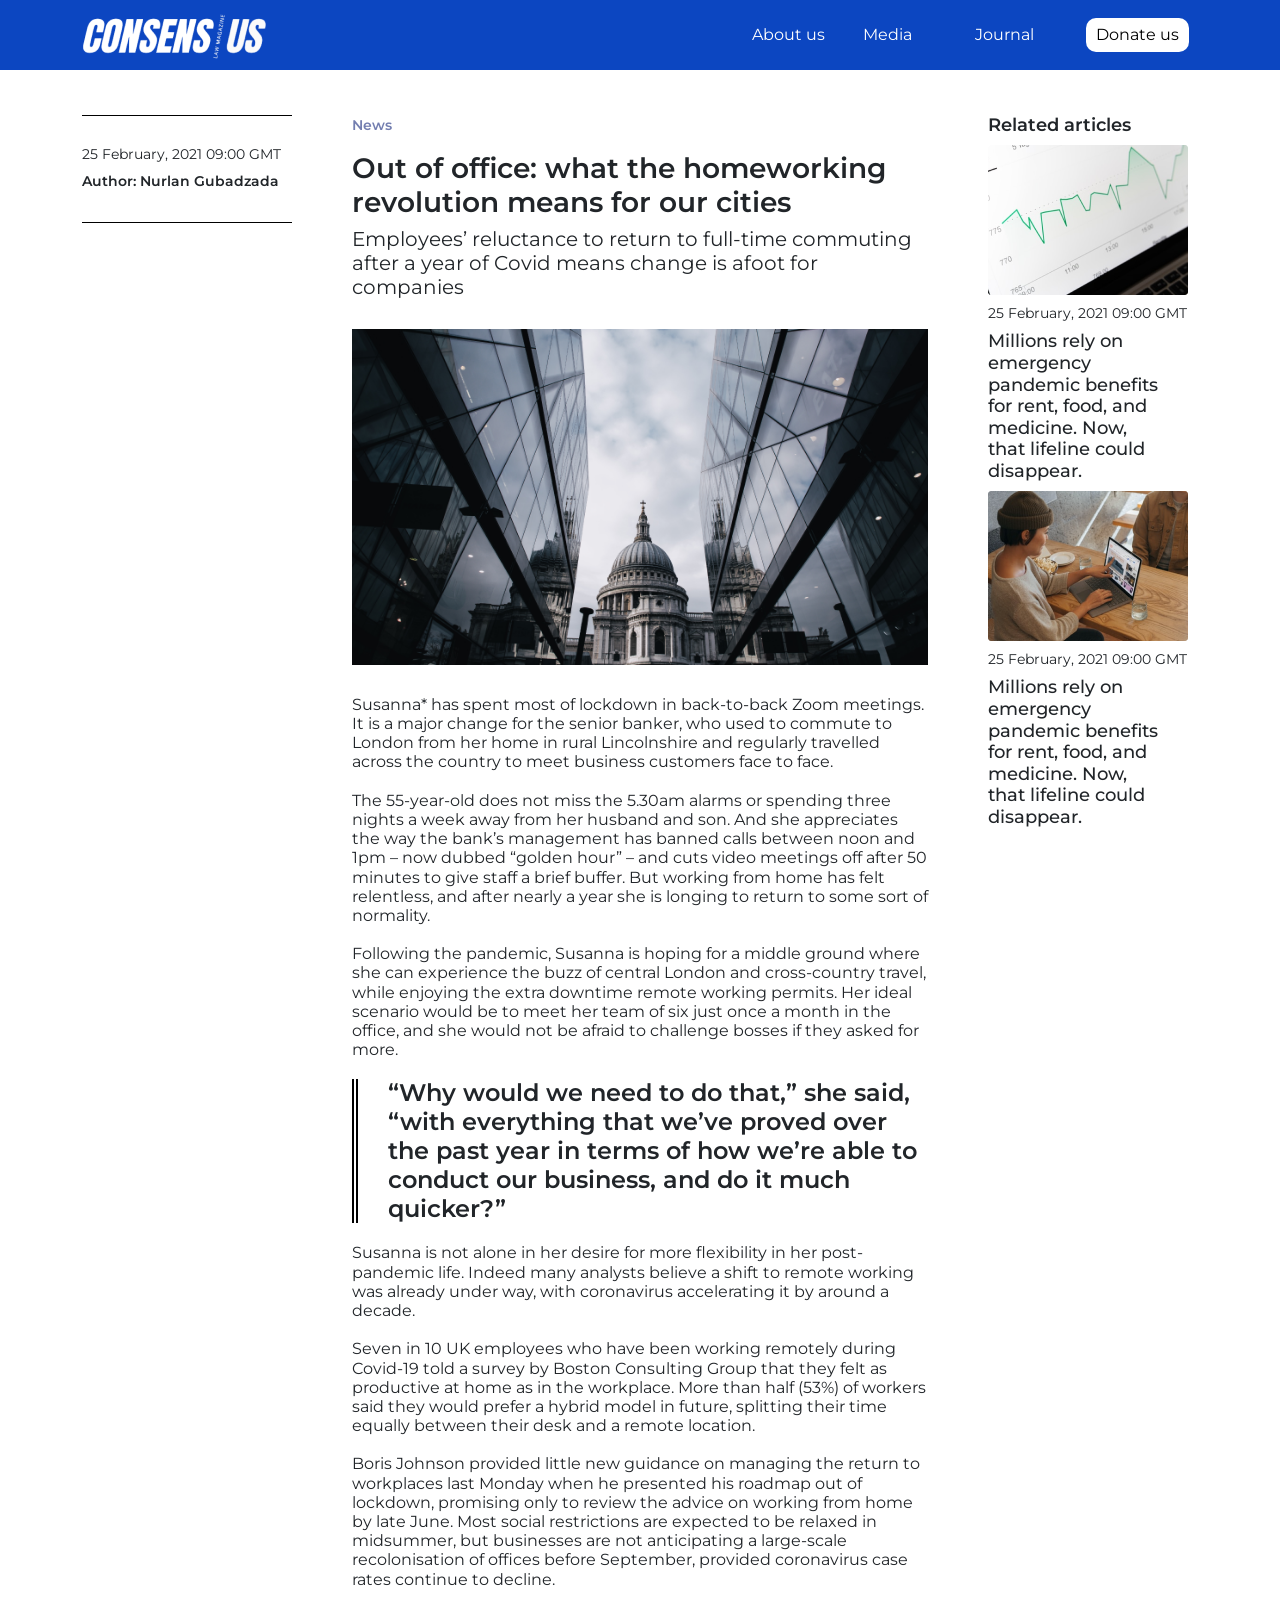
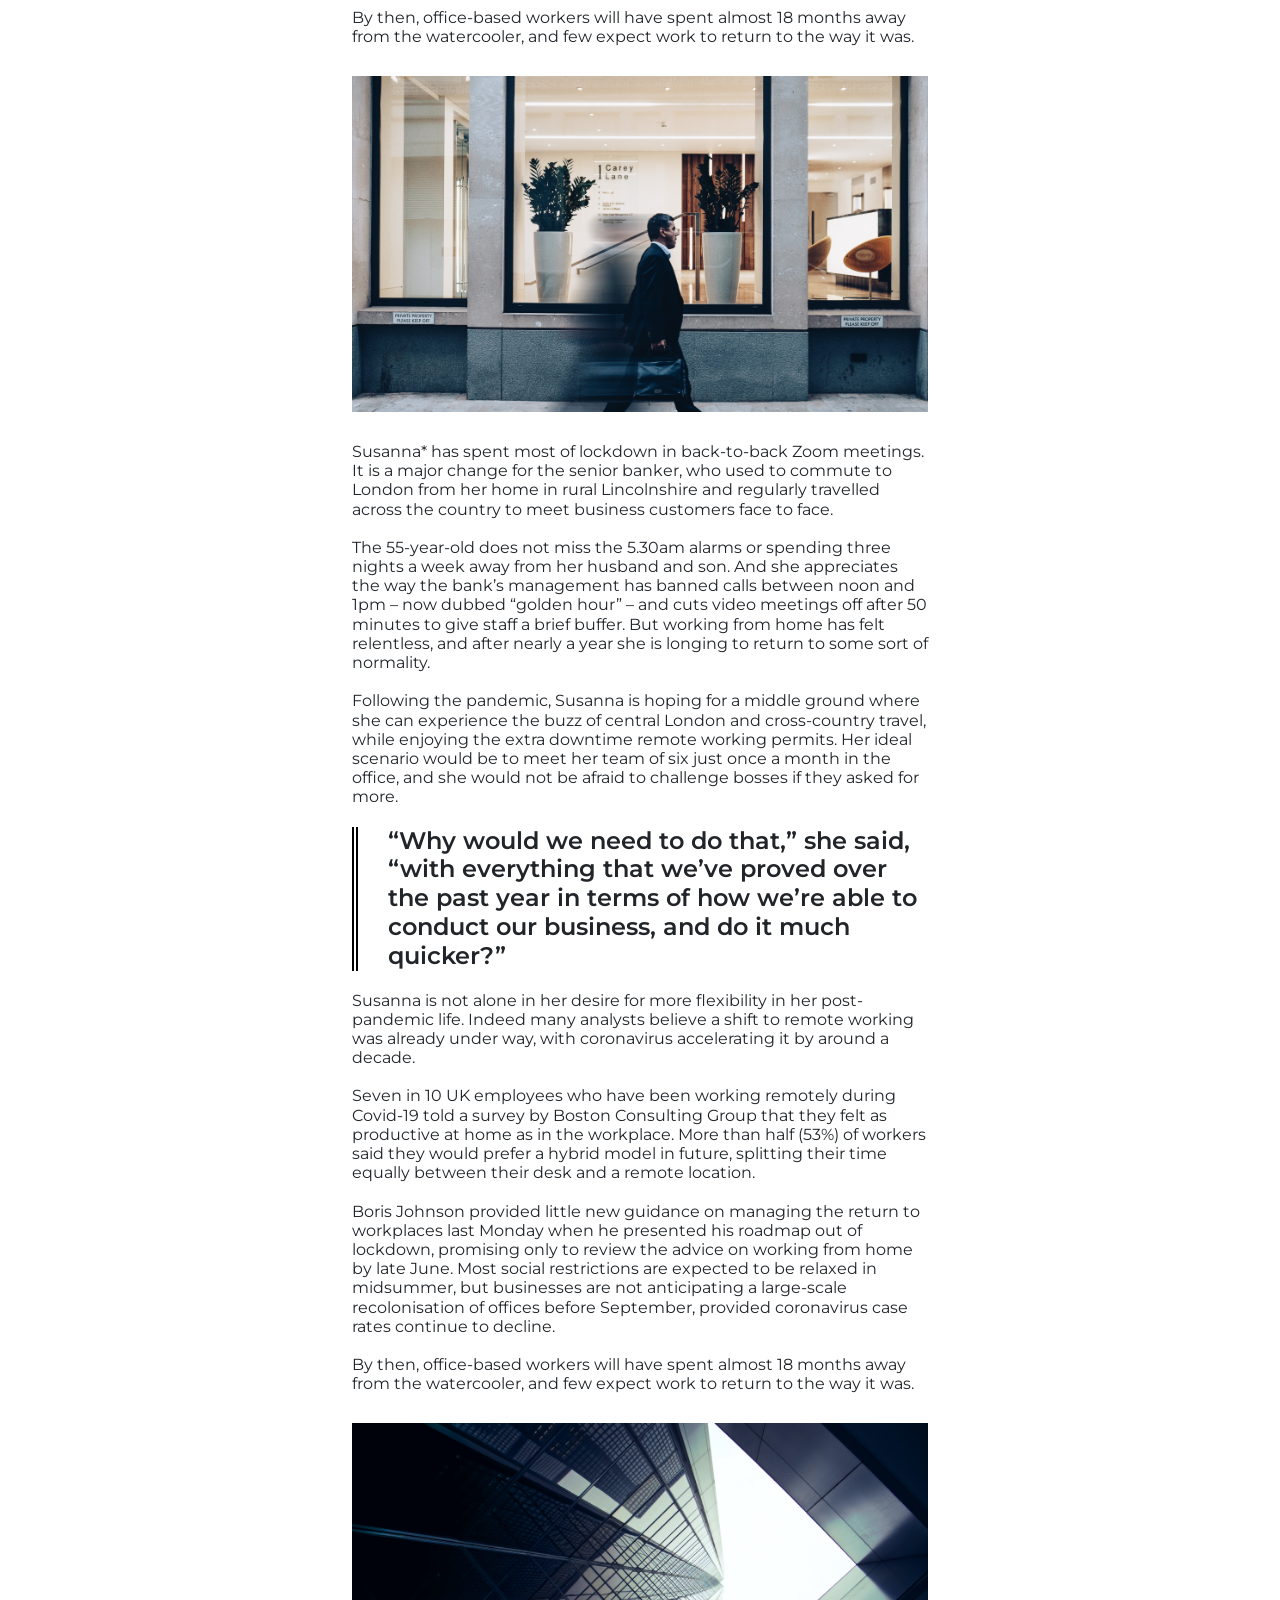
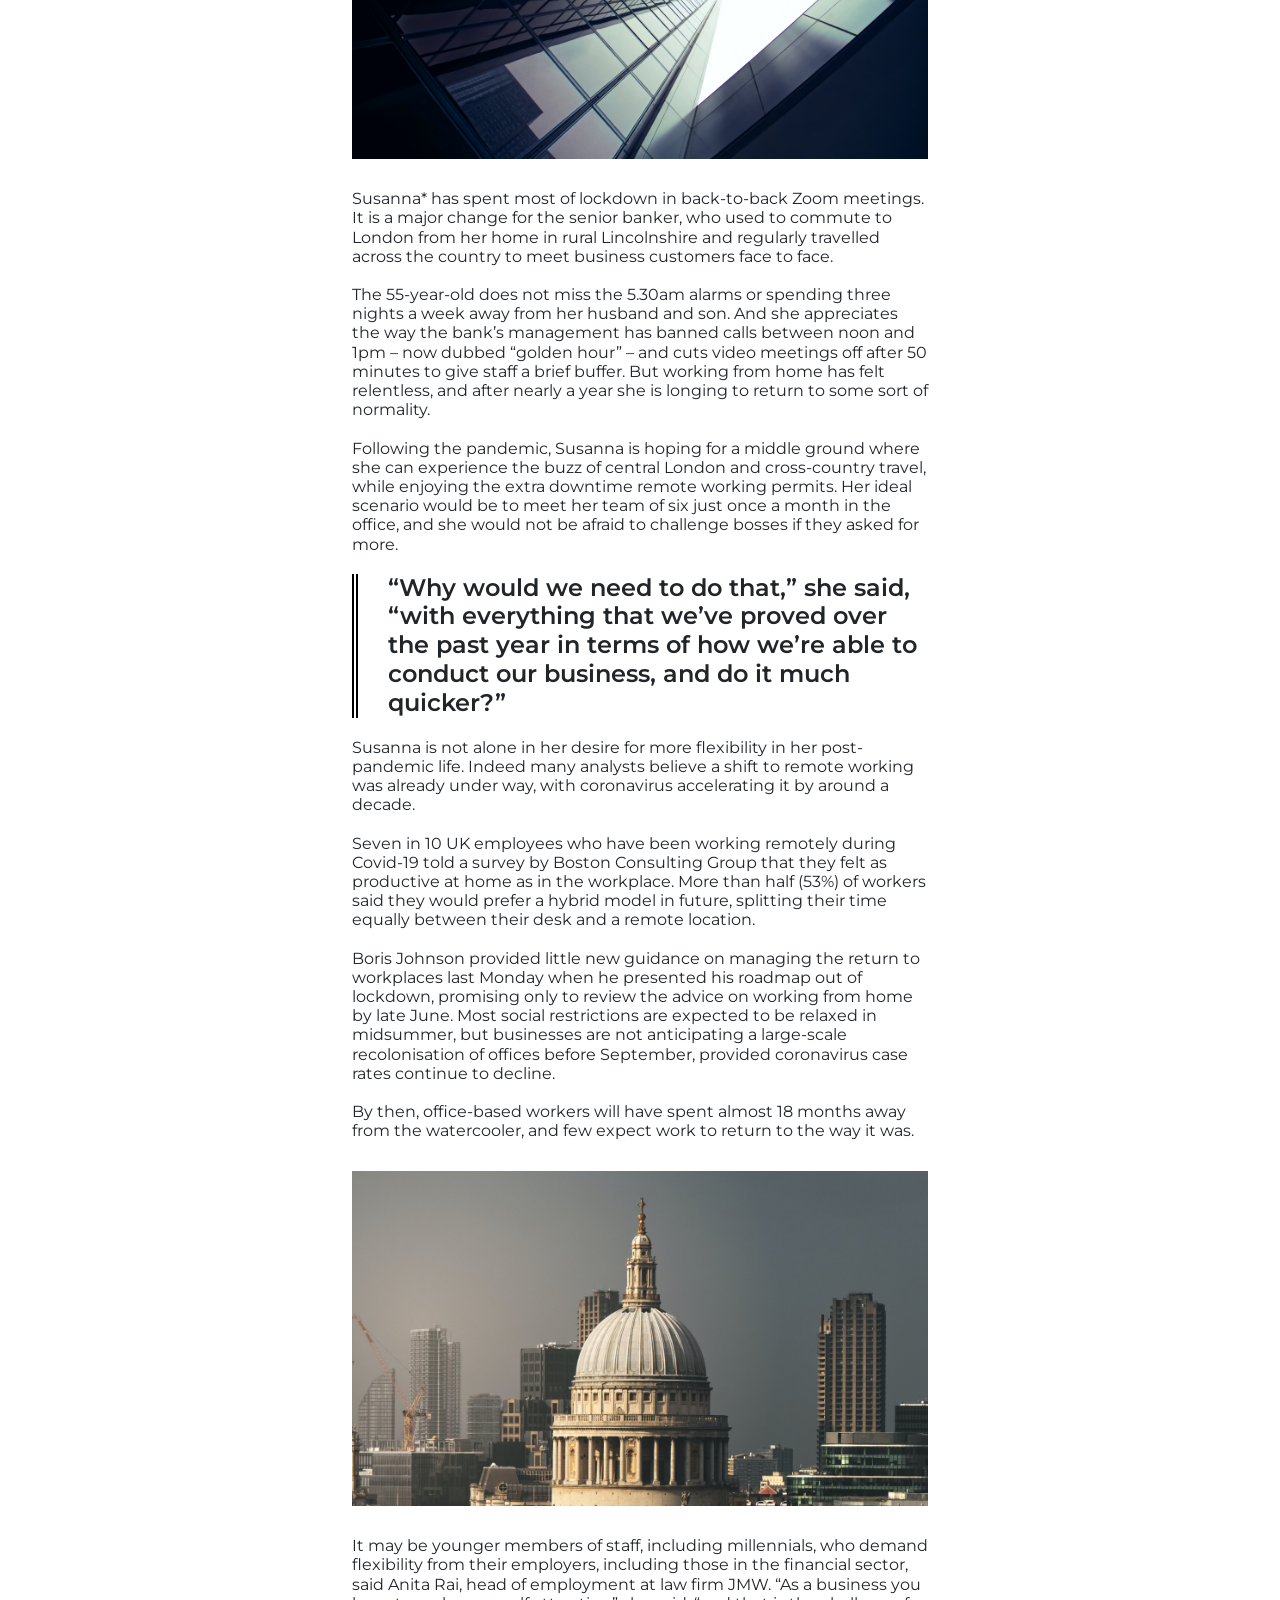
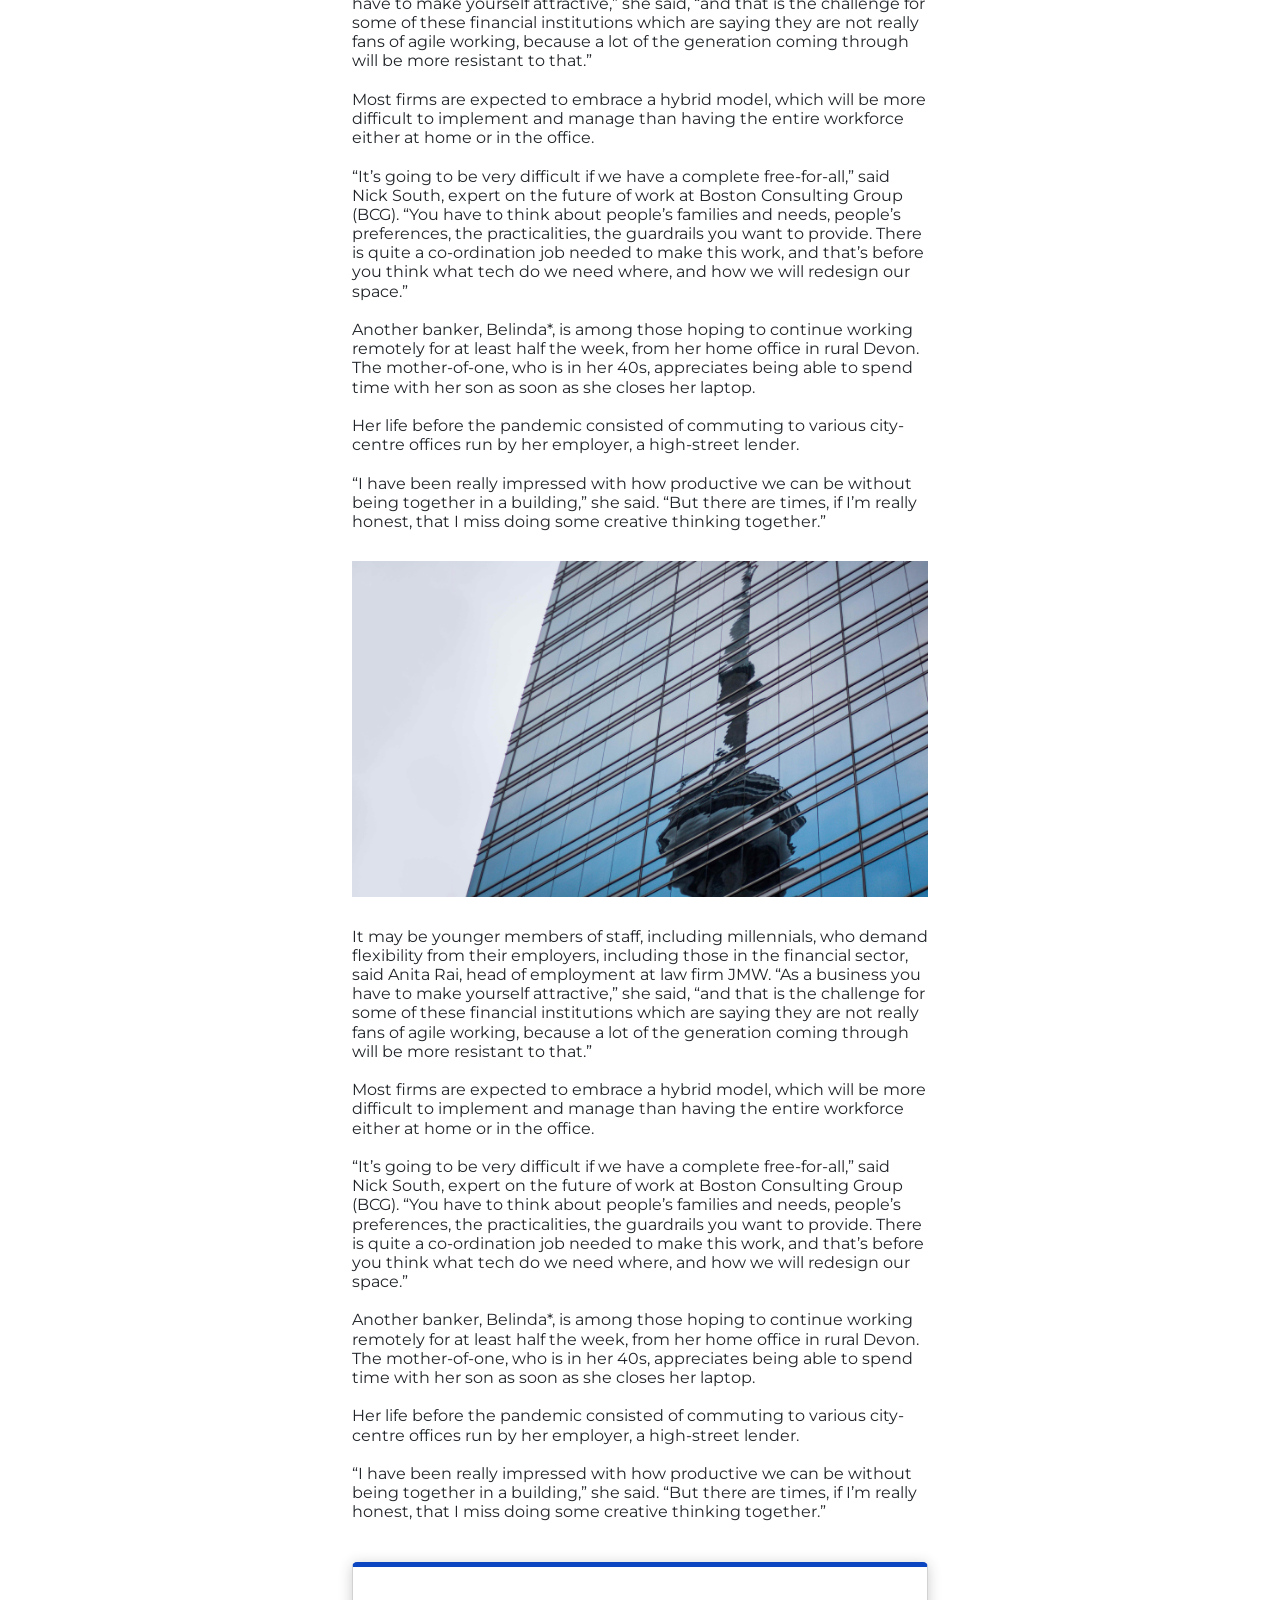
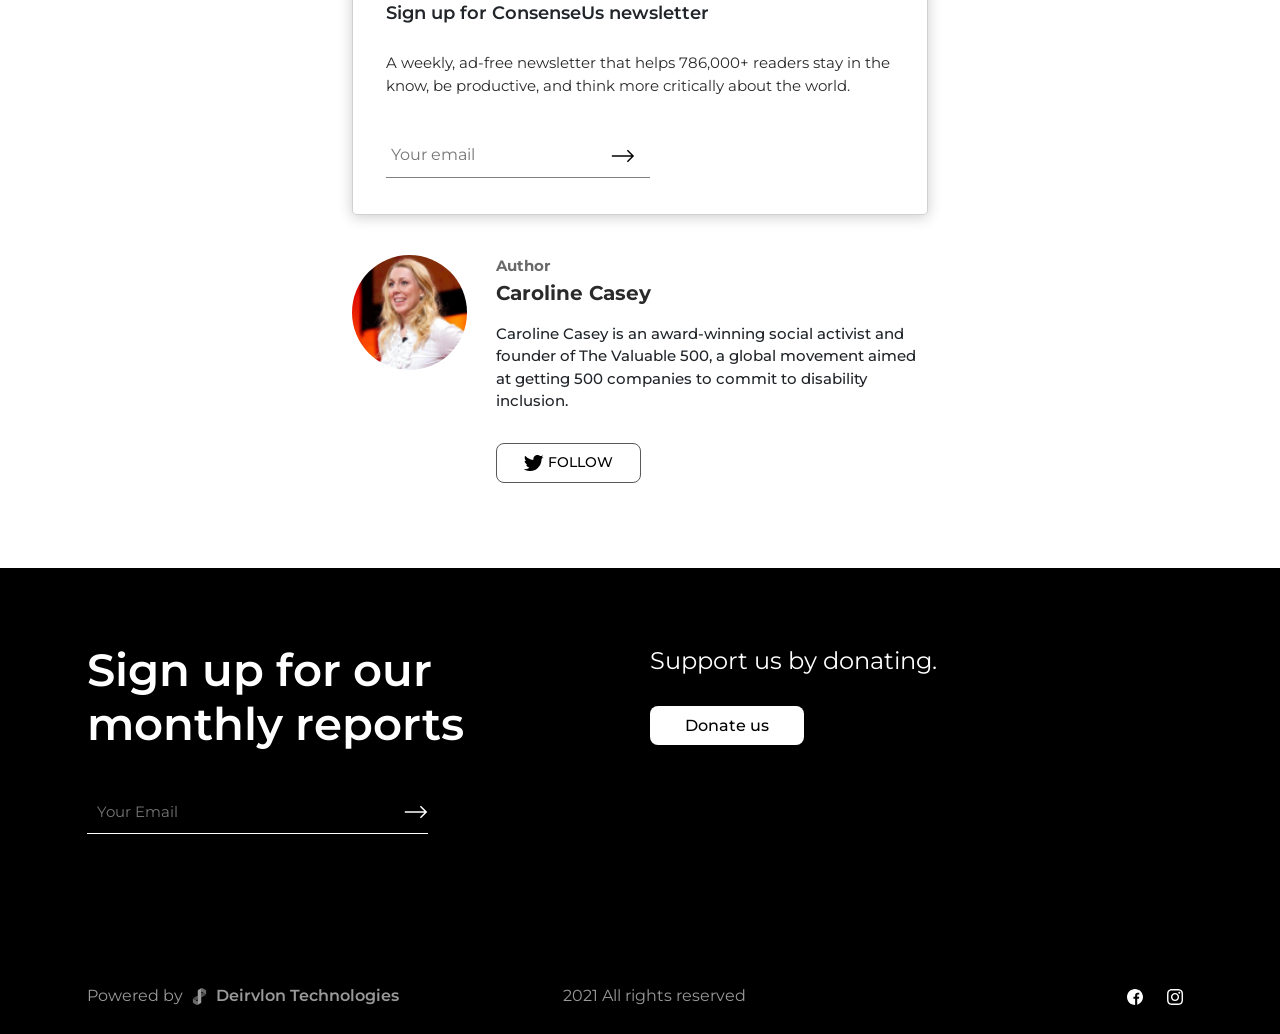
<file: article.html>
<!DOCTYPE html>
<html lang="en">

<head>
    <meta charset="UTF-8">
    <meta http-equiv="X-UA-Compatible" content="IE=edge">
    <meta name="viewport" content="width=device-width, initial-scale=1.0">
    <link rel="stylesheet" href="./resources/css/responsive.css">
    <link rel="stylesheet" href="./resources/css/style.css">
    <link rel="stylesheet" href="https://pro.fontawesome.com/releases/v5.10.0/css/all.css" integrity="sha384-AYmEC3Yw5cVb3ZcuHtOA93w35dYTsvhLPVnYs9eStHfGJvOvKxVfELGroGkvsg+p" crossorigin="anonymous"/>
    <!-- <link rel="stylesheet" href="https://pro.fontawesome.com/releases/v5.10.0/css/all.css"
        integrity="sha384-AYmEC3Yw5cVb3ZcuHtOA93w35dYTsvhLPVnYs9eStHfGJvOvKxVfELGroGkvsg+p" crossorigin="anonymous" /> -->
    <link href="https://cdn.jsdelivr.net/npm/bootstrap@5.1.1/dist/css/bootstrap.min.css" rel="stylesheet"
        integrity="sha384-F3w7mX95PdgyTmZZMECAngseQB83DfGTowi0iMjiWaeVhAn4FJkqJByhZMI3AhiU" crossorigin="anonymous">
    <link rel="preconnect" href="https://fonts.googleapis.com">
    <link rel="preconnect" href="https://fonts.gstatic.com" crossorigin>
    <link href="https://fonts.googleapis.com/css2?family=Montserrat:wght@100;200;300;400;500;600;700;800&display=swap"
        rel="stylesheet">

    <title>Consens Us | Articles</title>
</head>

<body>
    <!-- header -->
    <div class="container-fluid" style="background: rgba(12, 70, 193, 1);">
        <div class="container interview-container">
            <!-- HEADER START -->
            <header class="header">
                <nav class="fresh-navbar">
                    <a href="./index.html" class="fresh-nav-branding"><img src="./resources/img/logo-nav.png"
                            alt=""></a>
                    <ul class="fresh-nav-menu">
                        <li class="fresh-nav-item">
                            <a href="./index.html#About" class="fresh-nav-link">About us</a>
                        </li>

                        <li class="fresh-nav-item">
                            <a href="./index.html#News" class="fresh-nav-link">Media</a>
                        </li>
                        <!-- <div class="dropdown">
                            <button class="dropbtn" onclick="myFunction()">Media
                              <i class="fa fa-caret-down"></i>
                            </button>
                            <div class="dropdown-content" id="myDropdown">
                              <a href="#">Link 1</a>
                              <a href="#">Link 2</a>
                              <a href="#">Link 3</a>
                            </div>
                            </div>  -->
                        <li class="fresh-nav-item">
                            <a href="./index.html#Journals" class="fresh-nav-link">Journal</a>
                        </li>

                        <li class="fresh-nav-item">
                            <a href=""><button class="enter-new-button">Donate us
                                </button></a>
                        </li>
                    </ul>
                    <div class="hamburger">
                        <span class="bar"></span>
                        <span class="bar"></span>
                        <span class="bar"></span>
                    </div>
                </nav>
            </header>
            <!-- HEADER END -->


        </div>
    </div>


    <!-- article -->
    <div class="container">
        <div class="article-item">
            <div class="article-item-time">
                <div class="article-item-time-content">
                    <h2>25 February, 2021 09:00 GMT</h2>
                    <p>Author: Nurlan Gubadzada </p>
                </div>

            </div>
            <div class="article-item-content">
                <p>News</p>
                <h2>Out of office: what the homeworking revolution means for our cities</h2>
                <h3>Employees’ reluctance to return to full-time commuting after a year of Covid means change is afoot
                    for companies</h3>
                <div class="article-item-content-img">
                    <img src="./resources/img/arc-1.png" alt="">

                </div>
                <h4>Susanna* has spent most of lockdown in back-to-back Zoom meetings. It is a major change for the
                    senior banker, who used to commute to London from her home in rural Lincolnshire and regularly
                    travelled across the country to meet business customers face to face.
                    <br><br>

                    The 55-year-old does not miss the 5.30am alarms or spending three nights a week away from her
                    husband and son. And she appreciates the way the bank’s management has banned calls between noon and
                    1pm – now dubbed “golden hour” – and cuts video meetings off after 50 minutes to give staff a brief
                    buffer. But working from home has felt relentless, and after nearly a year she is longing to return
                    to some sort of normality.
                    <br><br>
                    Following the pandemic, Susanna is hoping for a middle ground where she can experience the buzz of
                    central London and cross-country travel, while enjoying the extra downtime remote working permits.
                    Her ideal scenario would be to meet her team of six just once a month in the office, and she would
                    not be afraid to challenge bosses if they asked for more.
                </h4>
                <h1>“Why would we need to do that,” she said, “with everything that we’ve proved over the past year in
                    terms of how we’re able to conduct our business, and do it much quicker?”</h1>
                <h4>Susanna is not alone in her desire for more flexibility in her post-pandemic life. Indeed many
                    analysts believe a shift to remote working was already under way, with coronavirus accelerating it
                    by around a decade.
                    <br><br>
                    Seven in 10 UK employees who have been working remotely during Covid-19 told a survey by Boston
                    Consulting Group that they felt as productive at home as in the workplace. More than half (53%) of
                    workers said they would prefer a hybrid model in future, splitting their time equally between their
                    desk and a remote location.
                    <br><br>
                    Boris Johnson provided little new guidance on managing the return to workplaces last Monday when he
                    presented his roadmap out of lockdown, promising only to review the advice on working from home by
                    late June. Most social restrictions are expected to be relaxed in midsummer, but businesses are not
                    anticipating a large-scale recolonisation of offices before September, provided coronavirus case
                    rates continue to decline.
                    <br><br>
                    By then, office-based workers will have spent almost 18 months away from the watercooler, and few
                    expect work to return to the way it was.
                </h4>
                <div class="article-item-content-img">
                    <img src="./resources/img/arc-2.png" alt="">

                </div>
                <h4>Susanna* has spent most of lockdown in back-to-back Zoom meetings. It is a major change for the
                    senior banker, who used to commute to London from her home in rural Lincolnshire and regularly
                    travelled across the country to meet business customers face to face.
                    <br><br>

                    The 55-year-old does not miss the 5.30am alarms or spending three nights a week away from her
                    husband and son. And she appreciates the way the bank’s management has banned calls between noon and
                    1pm – now dubbed “golden hour” – and cuts video meetings off after 50 minutes to give staff a brief
                    buffer. But working from home has felt relentless, and after nearly a year she is longing to return
                    to some sort of normality.
                    <br><br>
                    Following the pandemic, Susanna is hoping for a middle ground where she can experience the buzz of
                    central London and cross-country travel, while enjoying the extra downtime remote working permits.
                    Her ideal scenario would be to meet her team of six just once a month in the office, and she would
                    not be afraid to challenge bosses if they asked for more.
                </h4>
                <h1>“Why would we need to do that,” she said, “with everything that we’ve proved over the past year in
                    terms of how we’re able to conduct our business, and do it much quicker?”</h1>
                <h4>Susanna is not alone in her desire for more flexibility in her post-pandemic life. Indeed many
                    analysts believe a shift to remote working was already under way, with coronavirus accelerating it
                    by around a decade.
                    <br><br>
                    Seven in 10 UK employees who have been working remotely during Covid-19 told a survey by Boston
                    Consulting Group that they felt as productive at home as in the workplace. More than half (53%) of
                    workers said they would prefer a hybrid model in future, splitting their time equally between their
                    desk and a remote location.
                    <br><br>
                    Boris Johnson provided little new guidance on managing the return to workplaces last Monday when he
                    presented his roadmap out of lockdown, promising only to review the advice on working from home by
                    late June. Most social restrictions are expected to be relaxed in midsummer, but businesses are not
                    anticipating a large-scale recolonisation of offices before September, provided coronavirus case
                    rates continue to decline.
                    <br><br>
                    By then, office-based workers will have spent almost 18 months away from the watercooler, and few
                    expect work to return to the way it was.
                </h4>

                <div class="article-item-content-img">
                    <img src="./resources/img/arc-3.png" alt="">

                </div>
                <h4>Susanna* has spent most of lockdown in back-to-back Zoom meetings. It is a major change for the
                    senior banker, who used to commute to London from her home in rural Lincolnshire and regularly
                    travelled across the country to meet business customers face to face.
                    <br><br>

                    The 55-year-old does not miss the 5.30am alarms or spending three nights a week away from her
                    husband and son. And she appreciates the way the bank’s management has banned calls between noon and
                    1pm – now dubbed “golden hour” – and cuts video meetings off after 50 minutes to give staff a brief
                    buffer. But working from home has felt relentless, and after nearly a year she is longing to return
                    to some sort of normality.
                    <br><br>
                    Following the pandemic, Susanna is hoping for a middle ground where she can experience the buzz of
                    central London and cross-country travel, while enjoying the extra downtime remote working permits.
                    Her ideal scenario would be to meet her team of six just once a month in the office, and she would
                    not be afraid to challenge bosses if they asked for more.
                </h4>
                <h1>“Why would we need to do that,” she said, “with everything that we’ve proved over the past year in
                    terms of how we’re able to conduct our business, and do it much quicker?”</h1>
                <h4>Susanna is not alone in her desire for more flexibility in her post-pandemic life. Indeed many
                    analysts believe a shift to remote working was already under way, with coronavirus accelerating it
                    by around a decade.
                    <br><br>
                    Seven in 10 UK employees who have been working remotely during Covid-19 told a survey by Boston
                    Consulting Group that they felt as productive at home as in the workplace. More than half (53%) of
                    workers said they would prefer a hybrid model in future, splitting their time equally between their
                    desk and a remote location.
                    <br><br>
                    Boris Johnson provided little new guidance on managing the return to workplaces last Monday when he
                    presented his roadmap out of lockdown, promising only to review the advice on working from home by
                    late June. Most social restrictions are expected to be relaxed in midsummer, but businesses are not
                    anticipating a large-scale recolonisation of offices before September, provided coronavirus case
                    rates continue to decline.
                    <br><br>
                    By then, office-based workers will have spent almost 18 months away from the watercooler, and few
                    expect work to return to the way it was.
                </h4>
                <div class="article-item-content-img">
                    <img src="./resources/img/arc-4.png" alt="">

                </div>
                <h4>It may be younger members of staff, including millennials, who demand flexibility from their
                    employers, including those in the financial sector, said Anita Rai, head of employment at law firm
                    JMW. “As a business you have to make yourself attractive,” she said, “and that is the challenge for
                    some of these financial institutions which are saying they are not really fans of agile working,
                    because a lot of the generation coming through will be more resistant to that.”
                    <br><br>
                    Most firms are expected to embrace a hybrid model, which will be more difficult to implement and
                    manage than having the entire workforce either at home or in the office.
                    <br><br>
                    “It’s going to be very difficult if we have a complete free-for-all,” said Nick South, expert on the
                    future of work at Boston Consulting Group (BCG). “You have to think about people’s families and
                    needs, people’s preferences, the practicalities, the guardrails you want to provide. There is quite
                    a co-ordination job needed to make this work, and that’s before you think what tech do we need
                    where, and how we will redesign our space.”
                    <br><br>
                    Another banker, Belinda*, is among those hoping to continue working remotely for at least half the
                    week, from her home office in rural Devon. The mother-of-one, who is in her 40s, appreciates being
                    able to spend time with her son as soon as she closes her laptop.
                    <br><br>
                    Her life before the pandemic consisted of commuting to various city-centre offices run by her
                    employer, a high-street lender.
                    <br><br>
                    “I have been really impressed with how productive we can be without being together in a building,”
                    she said. “But there are times, if I’m really honest, that I miss doing some creative thinking
                    together.”
                </h4>
                <div class="article-item-content-img">
                    <img src="./resources/img/arc-5.png" alt="">

                </div>
                <h4>It may be younger members of staff, including millennials, who demand flexibility from their
                    employers, including those in the financial sector, said Anita Rai, head of employment at law firm
                    JMW. “As a business you have to make yourself attractive,” she said, “and that is the challenge for
                    some of these financial institutions which are saying they are not really fans of agile working,
                    because a lot of the generation coming through will be more resistant to that.”
                    <br><br>
                    Most firms are expected to embrace a hybrid model, which will be more difficult to implement and
                    manage than having the entire workforce either at home or in the office.
                    <br><br>
                    “It’s going to be very difficult if we have a complete free-for-all,” said Nick South, expert on the
                    future of work at Boston Consulting Group (BCG). “You have to think about people’s families and
                    needs, people’s preferences, the practicalities, the guardrails you want to provide. There is quite
                    a co-ordination job needed to make this work, and that’s before you think what tech do we need
                    where, and how we will redesign our space.”
                    <br><br>
                    Another banker, Belinda*, is among those hoping to continue working remotely for at least half the
                    week, from her home office in rural Devon. The mother-of-one, who is in her 40s, appreciates being
                    able to spend time with her son as soon as she closes her laptop.
                    <br><br>
                    Her life before the pandemic consisted of commuting to various city-centre offices run by her
                    employer, a high-street lender.
                    <br><br>
                    “I have been really impressed with how productive we can be without being together in a building,”
                    she said. “But there are times, if I’m really honest, that I miss doing some creative thinking
                    together.”
                </h4>

                <!-- <div class="social-box">
                    <div class="tw"><i class="fab fa-twitter"></i></div>
                    <div class="fb"><i class="fab fa-facebook"></i></div>
                    <div class="mail"><i class="fal fa-envelope"></i></div>
                    <div class="share"><i class="fal fa-external-link-square"></i></div>
                </div> -->



                <div class="sign-up-card">
                    <div class="card">
                        <div class="card-body">
                            <h5 class="card-title">Sign up for ConsenseUs newsletter </h5>
                            <p class="card-text">A weekly, ad-free newsletter that helps 786,000+ readers stay in the
                                know, be productive, and think more critically about the world.</p>
                            <div class="sign-up-input-box">
                                <input type="email" class="sign-up-input" placeholder="Your email"><img
                                    src="./resources/img/right-arrow-black.png" alt="">
                            </div>

                        </div>
                    </div>
                </div>


                <div class="article-author">
                    <div class="author-img">
                        <img src="./resources/img/author.png" alt="">
                    </div>
                    <div class="author-info">
                        <div class="author-status">Author</div>
                        <div class="author-name">Caroline Casey</div>
                        <div class="author-desc">Caroline Casey is an award-winning social activist and founder of The Valuable 500, a global movement aimed at getting 500 companies to commit to disability inclusion. </div>
                    <button class="author-tw-btn"><img src="./resources/img/tw.png" alt="">  FOLLOW</button>
                    </div>
                </div>
            </div>


            <div class="related-articles">
                <h3>Related articles</h3>
                <img src="./resources/img/related-1.png" alt="">
                <h6>25 February, 2021 09:00 GMT</h6>
                <h4>Millions rely on emergency pandemic benefits for rent, food, and medicine. Now, that lifeline could
                    disappear.</h4>

                <img src="./resources/img/related-2.png" alt="">
                <h6>25 February, 2021 09:00 GMT</h6>
                <h4>Millions rely on emergency pandemic benefits for rent, food, and medicine. Now, that lifeline could
                    disappear.</h4>
            </div>
        </div>
    </div>





    <footer>
        <div class="container">
            <div class="footer-container">
                <div class="footer-item">
                    <h1>Sign up for
                        our monthly reports</h1>
                    <div class="footer-email">
                        <input type="email" placeholder="Your Email" class="footer-input">
                       <img src="./resources/img/right-arrow-light.svg" alt="">
                    </div>
                </div>
                <div class="footer-item">
                    <p>Support us by donating.</p>
                    <a href="#">Donate us</a>
                </div>
            </div>
            <div class="footer-bottom">
                <div class="footer-bottom-item">
                    <p>Powered by <img src="./resources/img/deirvlon-footer-logo.png" alt=""><span> Deirvlon
                            Technologies</span></p>
                </div>
                <div class="footer-bottom-item">2021 All rights reserved</div>
                <div class="footer-bottom-item-social">
                    <img src="./resources/img/fb.svg" alt=""> <img src="./resources/img/insta.svg" alt="">

                </div>
            </div>
        </div>
    </footer>

    <script src="./resources/js/main.js"></script>

</body>

</html>
</file>
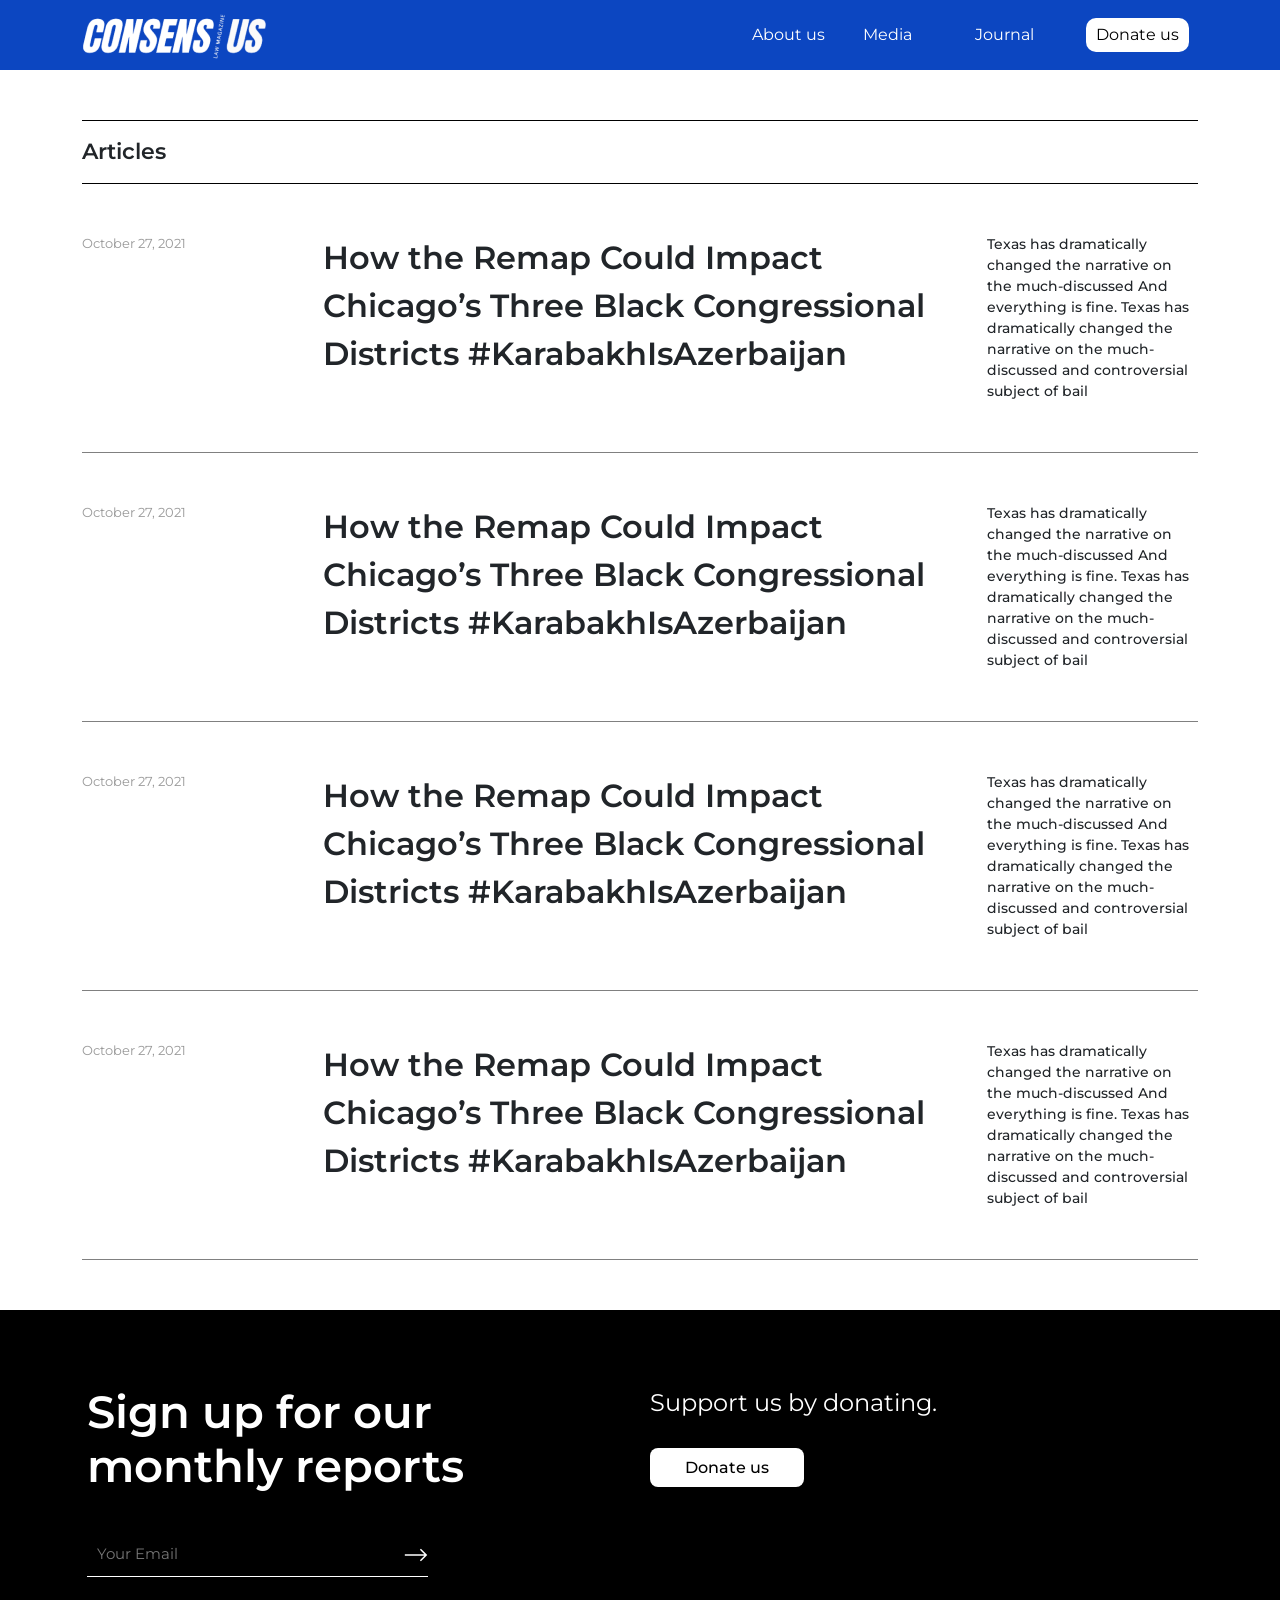
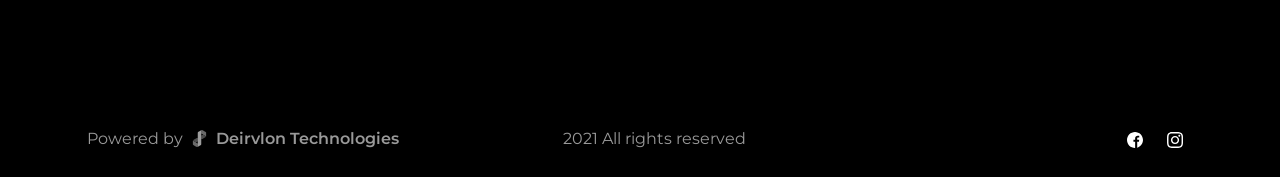
<file: articles.html>
<!DOCTYPE html>
<html lang="en">

<head>
    <meta charset="UTF-8">
    <meta http-equiv="X-UA-Compatible" content="IE=edge">
    <meta name="viewport" content="width=device-width, initial-scale=1.0">
    <link rel="stylesheet" href="./resources/css/responsive.css">
    <link rel="stylesheet" href="./resources/css/style.css">
    <link rel="stylesheet" href="https://pro.fontawesome.com/releases/v5.10.0/css/all.css"
        integrity="sha384-AYmEC3Yw5cVb3ZcuHtOA93w35dYTsvhLPVnYs9eStHfGJvOvKxVfELGroGkvsg+p" crossorigin="anonymous" />
    <link href="https://cdn.jsdelivr.net/npm/bootstrap@5.1.1/dist/css/bootstrap.min.css" rel="stylesheet"
        integrity="sha384-F3w7mX95PdgyTmZZMECAngseQB83DfGTowi0iMjiWaeVhAn4FJkqJByhZMI3AhiU" crossorigin="anonymous">
    <link rel="preconnect" href="https://fonts.googleapis.com">
    <link rel="preconnect" href="https://fonts.gstatic.com" crossorigin>
    <link href="https://fonts.googleapis.com/css2?family=Montserrat:wght@100;200;300;400;500;600;700;800&display=swap"
        rel="stylesheet">

    <title>Consens Us | Articles</title>
</head>

<body>
    <!-- header -->
    <div class="container-fluid" style="background: rgba(12, 70, 193, 1);">
        <div class="container interview-container" >
            <!-- HEADER START -->
            <header class="header">
                <nav class="fresh-navbar">
                    <a href="./index.html" class="fresh-nav-branding"><img src="./resources/img/logo-nav.png"
                            alt=""></a>
                    <ul class="fresh-nav-menu">
                        <li class="fresh-nav-item">
                            <a href="./index.html#About" class="fresh-nav-link">About us</a>
                        </li>

                        <li class="fresh-nav-item">
                            <a href="./index.html#News" class="fresh-nav-link">Media</a>
                        </li>
                        <!-- <div class="dropdown">
                            <button class="dropbtn" onclick="myFunction()">Media
                              <i class="fa fa-caret-down"></i>
                            </button>
                            <div class="dropdown-content" id="myDropdown">
                              <a href="#">Link 1</a>
                              <a href="#">Link 2</a>
                              <a href="#">Link 3</a>
                            </div>
                            </div>  -->
                        <li class="fresh-nav-item">
                            <a href="./index.html#Journals" class="fresh-nav-link">Journal</a>
                        </li>

                        <li class="fresh-nav-item">
                            <a href=""><button class="enter-new-button">Donate us
                                </button></a>
                        </li>
                    </ul>
                    <div class="hamburger">
                        <span class="bar"></span>
                        <span class="bar"></span>
                        <span class="bar"></span>
                    </div>
                </nav>
            </header>
            <!-- HEADER END -->


        </div>
    </div>



  <div class="container">
        <div class="news-header mb-0">
    <h2>Articles</h2>
    <!-- <div class="see-all">
        <button class="see-all-btn "> <a href="#"> See all</a></button>
    </div> -->
</div>
<div class="articles">
    <div class="article">
        <div class="article-date">October 27, 2021</div>
        <div class="article-title">How the Remap Could
            Impact Chicago’s Three
            Black Congressional Districts
            #KarabakhIsAzerbaijan</div>
        <div class="article-content">Texas has dramatically changed the narrative on the much-discussed
            And everything is fine. Texas has dramatically changed the narrative on the much-discussed and
            controversial subject of bail</div>
    </div>
    <div class="article">
        <div class="article-date">October 27, 2021</div>
        <div class="article-title">How the Remap Could
            Impact Chicago’s Three
            Black Congressional Districts
            #KarabakhIsAzerbaijan</div>
        <div class="article-content">Texas has dramatically changed the narrative on the much-discussed
            And everything is fine. Texas has dramatically changed the narrative on the much-discussed and
            controversial subject of bail</div>
    </div>
    <div class="article">
        <div class="article-date">October 27, 2021</div>
        <div class="article-title">How the Remap Could
            Impact Chicago’s Three
            Black Congressional Districts
            #KarabakhIsAzerbaijan</div>
        <div class="article-content">Texas has dramatically changed the narrative on the much-discussed
            And everything is fine. Texas has dramatically changed the narrative on the much-discussed and
            controversial subject of bail</div>
    </div>
    <div class="article">
        <div class="article-date">October 27, 2021</div>
        <div class="article-title">How the Remap Could
            Impact Chicago’s Three
            Black Congressional Districts
            #KarabakhIsAzerbaijan</div>
        <div class="article-content">Texas has dramatically changed the narrative on the much-discussed
            And everything is fine. Texas has dramatically changed the narrative on the much-discussed and
            controversial subject of bail</div>
    </div>
</div>
  </div>
   <!-- articles -->
 


        <!-- interviews -->

     



        <footer>
            <div class="container">
                <div class="footer-container">
                    <div class="footer-item">
                        <h1>Sign up for
                            our monthly reports</h1>
                        <div class="footer-email">
                            <input type="email" placeholder="Your Email" class="footer-input">
                           <img src="./resources/img/right-arrow-light.svg" alt="">
                        </div>
                    </div>
                    <div class="footer-item">
                        <p>Support us by donating.</p>
                        <a href="#">Donate us</a>
                    </div>
                </div>
                <div class="footer-bottom">
                    <div class="footer-bottom-item">
                        <p>Powered by <img src="./resources/img/deirvlon-footer-logo.png" alt=""><span> Deirvlon
                                Technologies</span></p>
                    </div>
                    <div class="footer-bottom-item">2021 All rights reserved</div>
                    <div class="footer-bottom-item-social">
                        <img src="./resources/img/fb.svg" alt=""> <img src="./resources/img/insta.svg" alt="">
    
                    </div>
                </div>
            </div>
        </footer>
    
    <script src="./resources/js/main.js"></script>

</body>

</html>
</file>
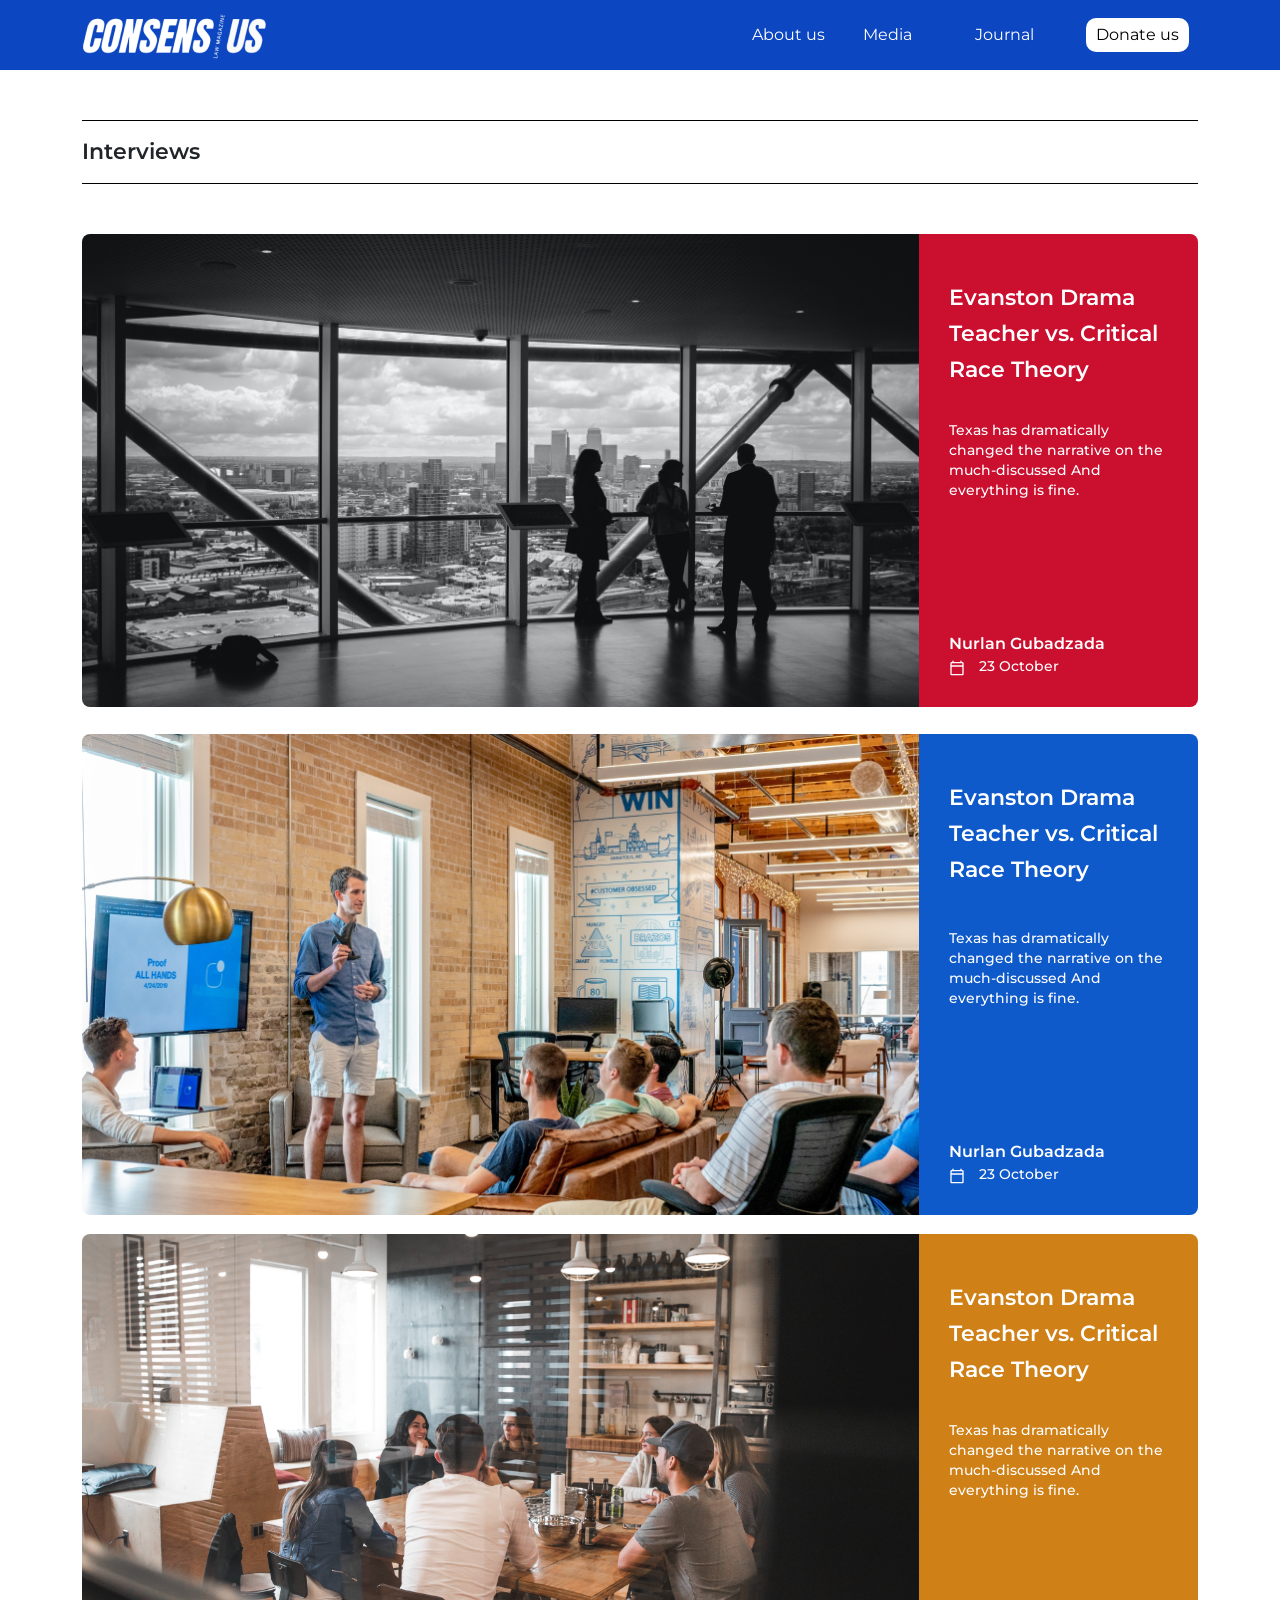
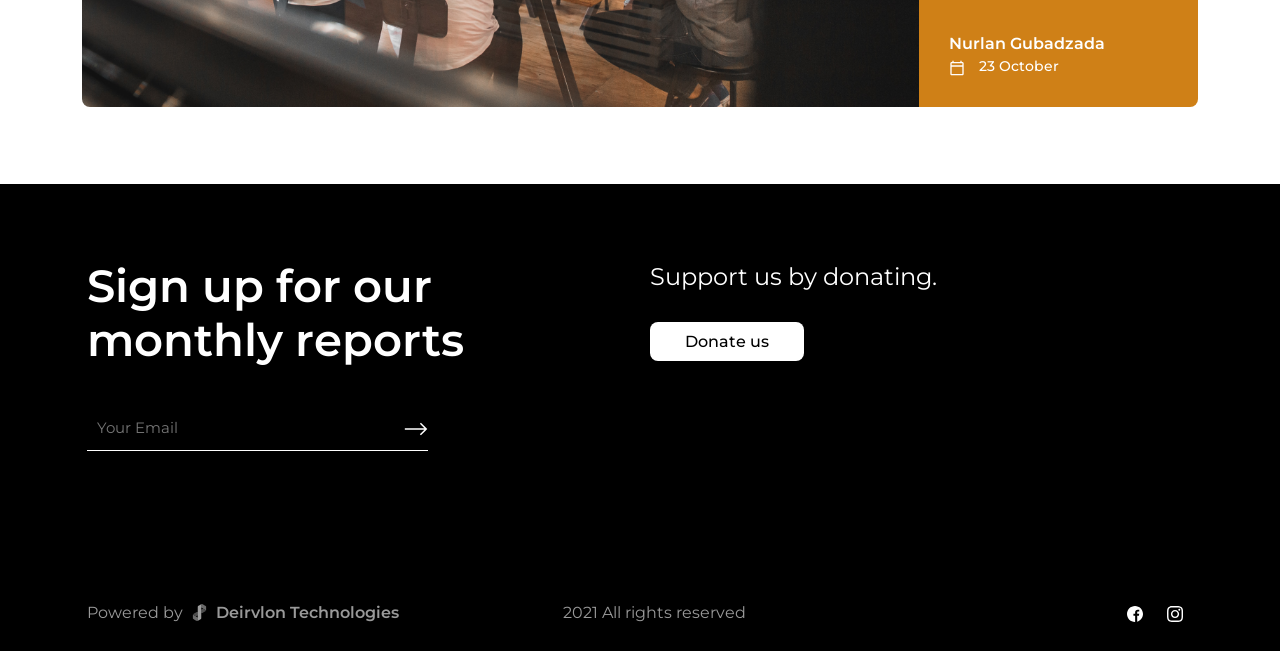
<file: interviews.html>
<!DOCTYPE html>
<html lang="en">

<head>
    <meta charset="UTF-8">
    <meta http-equiv="X-UA-Compatible" content="IE=edge">
    <meta name="viewport" content="width=device-width, initial-scale=1.0">
    <link rel="stylesheet" href="./resources/css/responsive.css">
    <link rel="stylesheet" href="./resources/css/style.css">
    <link rel="stylesheet" href="https://pro.fontawesome.com/releases/v5.10.0/css/all.css"
        integrity="sha384-AYmEC3Yw5cVb3ZcuHtOA93w35dYTsvhLPVnYs9eStHfGJvOvKxVfELGroGkvsg+p" crossorigin="anonymous" />
    <link href="https://cdn.jsdelivr.net/npm/bootstrap@5.1.1/dist/css/bootstrap.min.css" rel="stylesheet"
        integrity="sha384-F3w7mX95PdgyTmZZMECAngseQB83DfGTowi0iMjiWaeVhAn4FJkqJByhZMI3AhiU" crossorigin="anonymous">
    <link rel="preconnect" href="https://fonts.googleapis.com">
    <link rel="preconnect" href="https://fonts.gstatic.com" crossorigin>
    <link href="https://fonts.googleapis.com/css2?family=Montserrat:wght@100;200;300;400;500;600;700;800&display=swap"
        rel="stylesheet">

    <title>Consens Us | Interviews</title>
</head>

<body>
    <!-- header -->
    <div class="container-fluid" style="background: rgba(12, 70, 193, 1);">
        <div class="container interview-container" >
            <!-- HEADER START -->
            <header class="header">
                <nav class="fresh-navbar">
                    <a href="./index.html" class="fresh-nav-branding"><img src="./resources/img/logo-nav.png"
                            alt=""></a>
                    <ul class="fresh-nav-menu">
                        <li class="fresh-nav-item">
                            <a href="./index.html#About" class="fresh-nav-link">About us</a>
                        </li>

                        <li class="fresh-nav-item">
                            <a href="./index.html#News" class="fresh-nav-link">Media</a>
                        </li>
                        <!-- <div class="dropdown">
                            <button class="dropbtn" onclick="myFunction()">Media
                              <i class="fa fa-caret-down"></i>
                            </button>
                            <div class="dropdown-content" id="myDropdown">
                              <a href="#">Link 1</a>
                              <a href="#">Link 2</a>
                              <a href="#">Link 3</a>
                            </div>
                            </div>  -->
                        <li class="fresh-nav-item">
                            <a href="./index.html#Journals" class="fresh-nav-link">Journal</a>
                        </li>

                        <li class="fresh-nav-item">
                            <a href=""><button class="enter-new-button">Donate us
                                </button></a>
                        </li>
                    </ul>
                    <div class="hamburger">
                        <span class="bar"></span>
                        <span class="bar"></span>
                        <span class="bar"></span>
                    </div>
                </nav>
            </header>
            <!-- HEADER END -->


        </div>
    </div>



  
<div class="container">
       <div class="news-header">
            <h2>Interviews</h2>
            <!-- <div class="see-all">
                <button class="see-all-btn "><a href="#"> See all</a></button>

            </div> -->
        </div>
        <div class="interview-posts">
            <div class="interview-post">
                <div class="interview-img">
                    <img src="./resources/img/interview-1.png" alt="">
                </div>
                <div class="interview-content" style="background:rgba(203, 15, 47, 1);">
                    <div class="interview-title">Evanston Drama
                        Teacher vs. Critical
                        Race Theory</div>
                    <div class="interview-desc">Texas has dramatically changed the narrative on the much-discussed
                        And everything is fine.</div>


                    <p class="coach-name-interview ">Nurlan Gubadzada</p>
                    <p class="seminar-time m-0 "><img src="./resources/img/calendar-light.svg" alt=""> 23 October</p>
                </div>


            </div>
        </div>

        <div class="interview-posts">
            <div class="interview-post">
                <div class="interview-img">
                    <img src="./resources/img/interview-2.png" alt="">
                </div>
                <div class="interview-content" style="background: rgba(15, 90, 203, 1);">
                    <h1 class="interview-title">Evanston Drama
                        Teacher vs. Critical
                        Race Theory</h1>
                    <div class="interview-desc">Texas has dramatically changed the narrative on the much-discussed
                        And everything is fine.</div>


                    <p class="coach-name-interview">Nurlan Gubadzada</p>
                    <p class="seminar-time m-0 "><img src="./resources/img/calendar-light.svg" alt=""> 23 October</p>
                </div>


            </div>
        </div>

        <div class="interview-posts">
            <div class="interview-post">
                <div class="interview-img">
                    <img src="./resources/img/interview-3.jpg" alt="">
                </div>
                <div class="interview-content" style="background:rgb(207, 128, 23);">
                    <div class="interview-title">Evanston Drama
                        Teacher vs. Critical
                        Race Theory</div>
                    <div class="interview-desc">Texas has dramatically changed the narrative on the much-discussed
                        And everything is fine.</div>


                    <p class="coach-name-interview ">Nurlan Gubadzada</p>
                    <p class="seminar-time m-0 "><img src="./resources/img/calendar-light.svg" alt=""> 23 October</p>
                </div>


            </div>
        </div>
</div>

        <!-- interviews -->

     



        <footer>
            <div class="container">
                <div class="footer-container">
                    <div class="footer-item">
                        <h1>Sign up for
                            our monthly reports</h1>
                        <div class="footer-email">
                            <input type="email" placeholder="Your Email" class="footer-input">
                           <img src="./resources/img/right-arrow-light.svg" alt="">
                        </div>
                    </div>
                    <div class="footer-item">
                        <p>Support us by donating.</p>
                        <a href="#">Donate us</a>
                    </div>
                </div>
                <div class="footer-bottom">
                    <div class="footer-bottom-item">
                        <p>Powered by <img src="./resources/img/deirvlon-footer-logo.png" alt=""><span> Deirvlon
                                Technologies</span></p>
                    </div>
                    <div class="footer-bottom-item">2021 All rights reserved</div>
                    <div class="footer-bottom-item-social">
                        <img src="./resources/img/fb.svg" alt=""> <img src="./resources/img/insta.svg" alt="">
    
                    </div>
                </div>
            </div>
        </footer>
    
    <script src="./resources/js/main.js"></script>

</body>

</html>
</file>
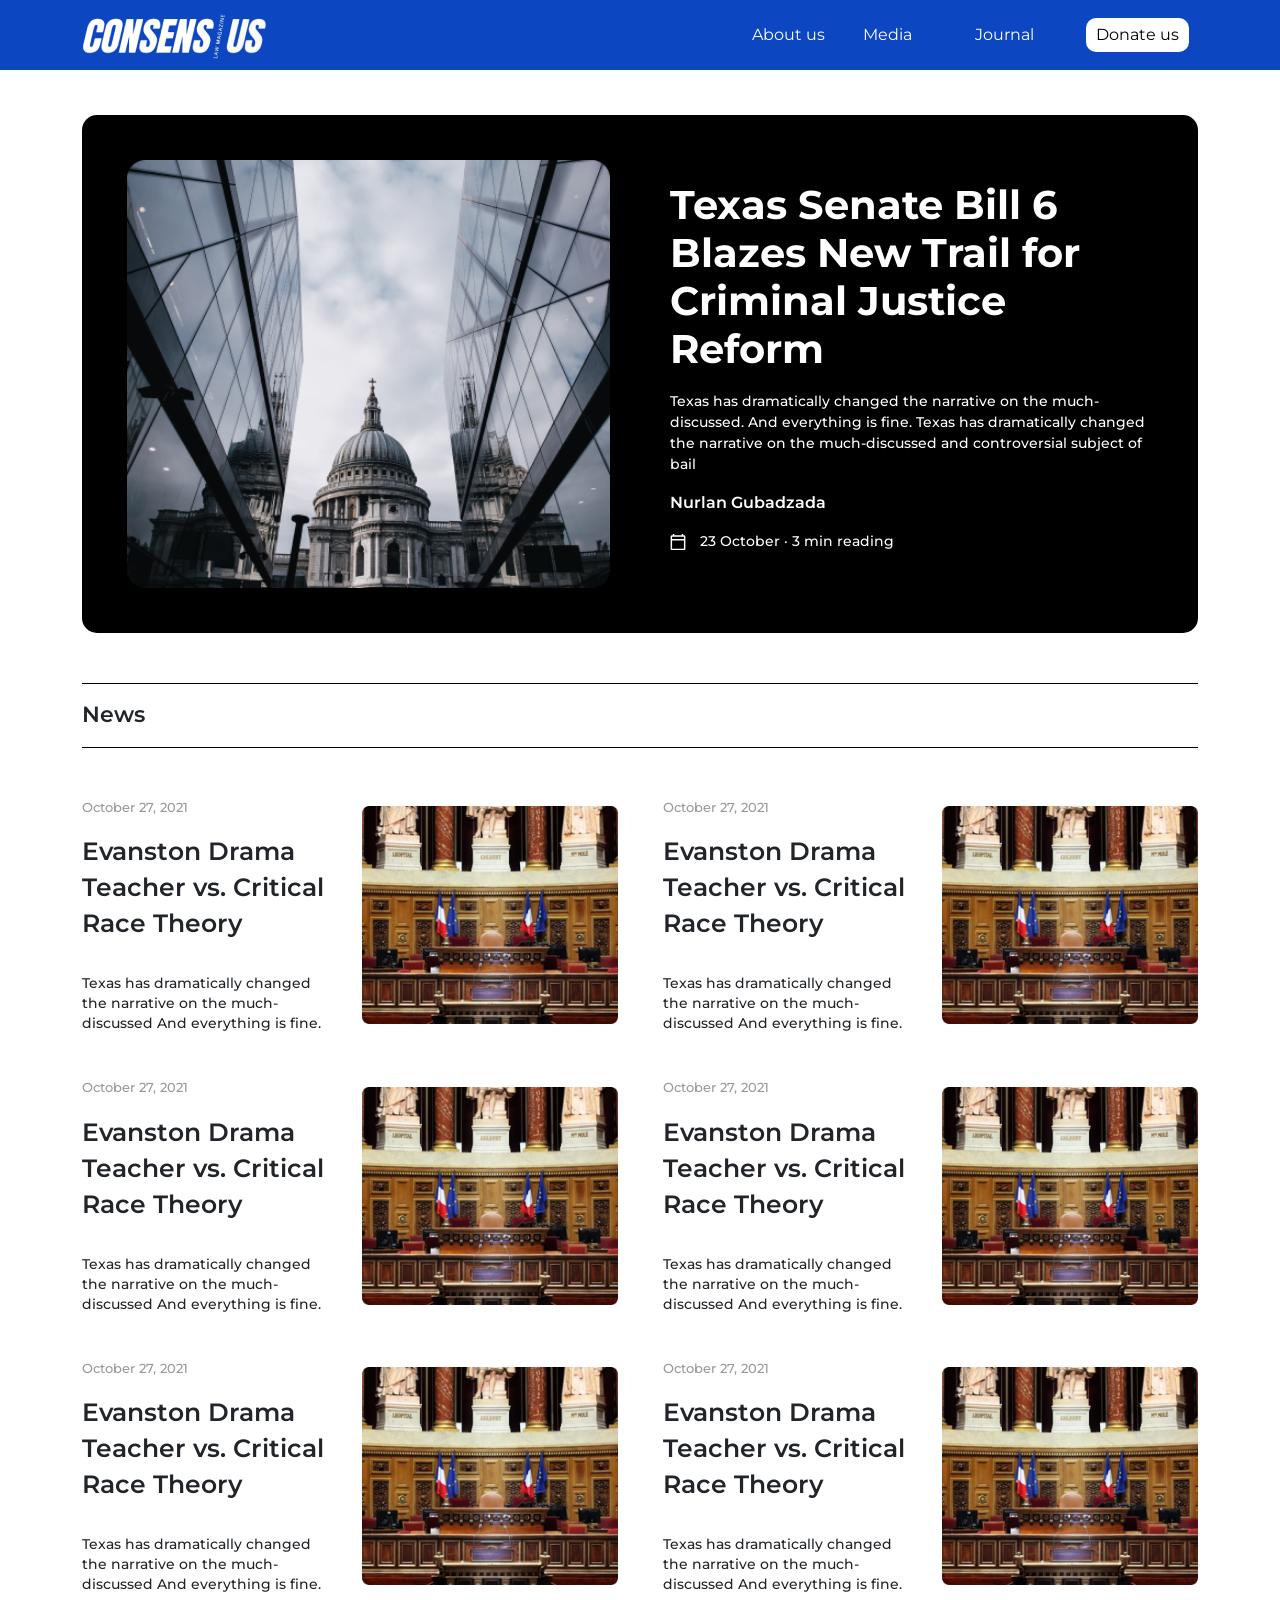
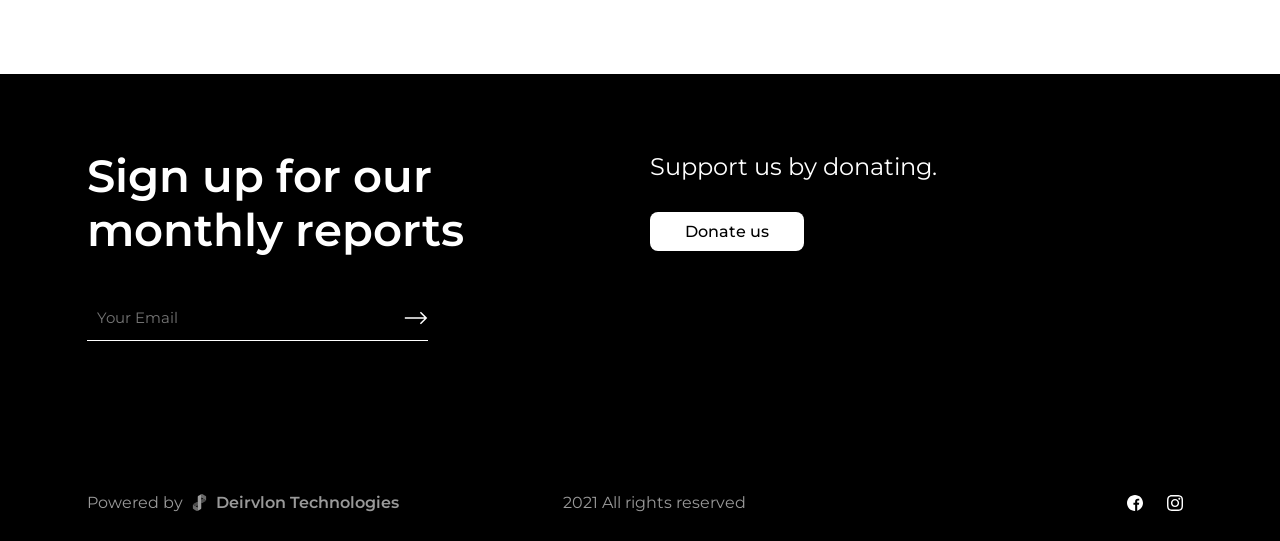
<file: news.html>
<!DOCTYPE html>
<html lang="en">

<head>
    <meta charset="UTF-8">
    <meta http-equiv="X-UA-Compatible" content="IE=edge">
    <meta name="viewport" content="width=device-width, initial-scale=1.0">
    <link rel="stylesheet" href="./resources/css/responsive.css">
    <link rel="stylesheet" href="./resources/css/style.css">
    <link rel="stylesheet" href="https://pro.fontawesome.com/releases/v5.10.0/css/all.css"
        integrity="sha384-AYmEC3Yw5cVb3ZcuHtOA93w35dYTsvhLPVnYs9eStHfGJvOvKxVfELGroGkvsg+p" crossorigin="anonymous" />
    <link href="https://cdn.jsdelivr.net/npm/bootstrap@5.1.1/dist/css/bootstrap.min.css" rel="stylesheet"
        integrity="sha384-F3w7mX95PdgyTmZZMECAngseQB83DfGTowi0iMjiWaeVhAn4FJkqJByhZMI3AhiU" crossorigin="anonymous">
    <link rel="preconnect" href="https://fonts.googleapis.com">
    <link rel="preconnect" href="https://fonts.gstatic.com" crossorigin>
    <link href="https://fonts.googleapis.com/css2?family=Montserrat:wght@100;200;300;400;500;600;700;800&display=swap"
        rel="stylesheet">

    <title>Consens Us | Articles</title>
</head>

<body>
    <!-- header -->
    <div class="container-fluid" style="background: rgba(12, 70, 193, 1);">
        <div class="container ">
            <header class="header">
                <nav class="fresh-navbar">
                    <a href="./index.html" class="fresh-nav-branding"><img src="./resources/img/logo-nav.png"
                            alt=""></a>
                    <ul class="fresh-nav-menu">
                        <li class="fresh-nav-item">
                            <a href="./index.html#About" class="fresh-nav-link">About us</a>
                        </li>

                        <li class="fresh-nav-item">
                            <a href="./index.html#News" class="fresh-nav-link">Media</a>
                        </li>
                        <!-- <div class="dropdown">
                            <button class="dropbtn" onclick="myFunction()">Media
                              <i class="fa fa-caret-down"></i>
                            </button>
                            <div class="dropdown-content" id="myDropdown">
                              <a href="#">Link 1</a>
                              <a href="#">Link 2</a>
                              <a href="#">Link 3</a>
                            </div>
                            </div>  -->
                        <li class="fresh-nav-item">
                            <a href="./index.html#Journals" class="fresh-nav-link">Journal</a>
                        </li>

                        <li class="fresh-nav-item">
                            <a href=""><button class="enter-new-button">Donate us
                                </button></a>
                        </li>
                    </ul>
                    <div class="hamburger">
                        <span class="bar"></span>
                        <span class="bar"></span>
                        <span class="bar"></span>
                    </div>
                </nav>
            </header>
        </div>
        <!-- HEADER START -->

        <!-- HEADER END -->


    </div>
    </div>


    <!-- news-intro -->
<div class="news-intro">
    <div class="container">
        <div class="news-intro-container">
            <div class="intro" style="color: white; background: black;border-radius: 15px;margin: 45px 0; padding: 45px;">
                <div class="intro-item">
                    <div class="intro-item-img">
                        <img src="./resources/img/news-intro.png" alt="">
                    </div>
                </div>
                <div class="intro-item intro-item-content">
                    <div class="intro-item-title">
                        <h1 style="padding: 0;">Texas Senate Bill 6 Blazes New Trail for Criminal Justice Reform</h1>
                    </div>
                    <div class="intro-item-desc" style="border: none; padding:0 ;">
                        <p class="intro-info" style="padding: 10px 0 0 0;">Texas has dramatically changed the narrative on the much-discussed. And
                            everything is fine. Texas
                            has dramatically changed the narrative on the much-discussed and controversial subject of bail
                        </p>
                        <p class="coach-name">Nurlan Gubadzada</p>
                        <p class="seminar-time"><img src="./resources/img/calendar-light.svg" alt=""> 23 October · 3 min reading</p>
                    </div>
                </div>
            </div>
        </div>
    </div>
</div>
    <!-- news -->
    <div class="container">
        <div class="news-header">
            <h2>News</h2>

        </div>

        <div class="news-posts">
            <div class="news-post">
                <div class="post-content">
                    <div class="news-time">October 27, 2021</div>
                    <div class="news-title">Evanston Drama
                        Teacher vs. Critical
                        Race Theory</div>
                    <div class="news-desc">Texas has dramatically changed the narrative on the much-discussed
                        And everything is fine.</div>
                </div>
                <div class="post-img"><img src="./resources/img/new.png" alt=""></div>
            </div>
            <div class="news-post">
                <div class="post-content">
                    <div class="news-time">October 27, 2021</div>
                    <div class="news-title">Evanston Drama
                        Teacher vs. Critical
                        Race Theory</div>
                    <div class="news-desc">Texas has dramatically changed the narrative on the much-discussed
                        And everything is fine.</div>
                </div>
                <div class="post-img"><img src="./resources/img/new.png" alt=""></div>

            </div>

            <div class="news-post">
                <div class="post-content">
                    <div class="news-time">October 27, 2021</div>
                    <div class="news-title">Evanston Drama
                        Teacher vs. Critical
                        Race Theory</div>
                    <div class="news-desc">Texas has dramatically changed the narrative on the much-discussed
                        And everything is fine.</div>
                </div>
                <div class="post-img"><img src="./resources/img/new.png" alt=""></div>

            </div>

            <div class="news-post">
                <div class="post-content">
                    <div class="news-time">October 27, 2021</div>
                    <div class="news-title">Evanston Drama
                        Teacher vs. Critical
                        Race Theory</div>
                    <div class="news-desc">Texas has dramatically changed the narrative on the much-discussed
                        And everything is fine.</div>
                </div>
                <div class="post-img"><img src="./resources/img/new.png" alt=""></div>

            </div>

            <div class="news-post">
                <div class="post-content">
                    <div class="news-time">October 27, 2021</div>
                    <div class="news-title">Evanston Drama
                        Teacher vs. Critical
                        Race Theory</div>
                    <div class="news-desc">Texas has dramatically changed the narrative on the much-discussed
                        And everything is fine.</div>
                </div>
                <div class="post-img"><img src="./resources/img/new.png" alt=""></div>

            </div>

            <div class="news-post">
                <div class="post-content">
                    <div class="news-time">October 27, 2021</div>
                    <div class="news-title">Evanston Drama
                        Teacher vs. Critical
                        Race Theory</div>
                    <div class="news-desc">Texas has dramatically changed the narrative on the much-discussed
                        And everything is fine.</div>
                </div>
                <div class="post-img"><img src="./resources/img/new.png" alt=""></div>

            </div>
        </div>
    </div>





    <script src="./resources/js/main.js"></script>
    <footer>
        <div class="container">
            <div class="footer-container">
                <div class="footer-item">
                    <h1>Sign up for
                        our monthly reports</h1>
                    <div class="footer-email">
                        <input type="email" placeholder="Your Email" class="footer-input">
                       <img src="./resources/img/right-arrow-light.svg" alt="">
                    </div>
                </div>
                <div class="footer-item">
                    <p>Support us by donating.</p>
                    <a href="#">Donate us</a>
                </div>
            </div>
            <div class="footer-bottom">
                <div class="footer-bottom-item">
                    <p>Powered by <img src="./resources/img/deirvlon-footer-logo.png" alt=""><span> Deirvlon
                            Technologies</span></p>
                </div>
                <div class="footer-bottom-item">2021 All rights reserved</div>
                <div class="footer-bottom-item-social">
                    <img src="./resources/img/fb.svg" alt=""> <img src="./resources/img/insta.svg" alt="">

                </div>
            </div>
        </div>
    </footer>
</body>

</html>
</file>
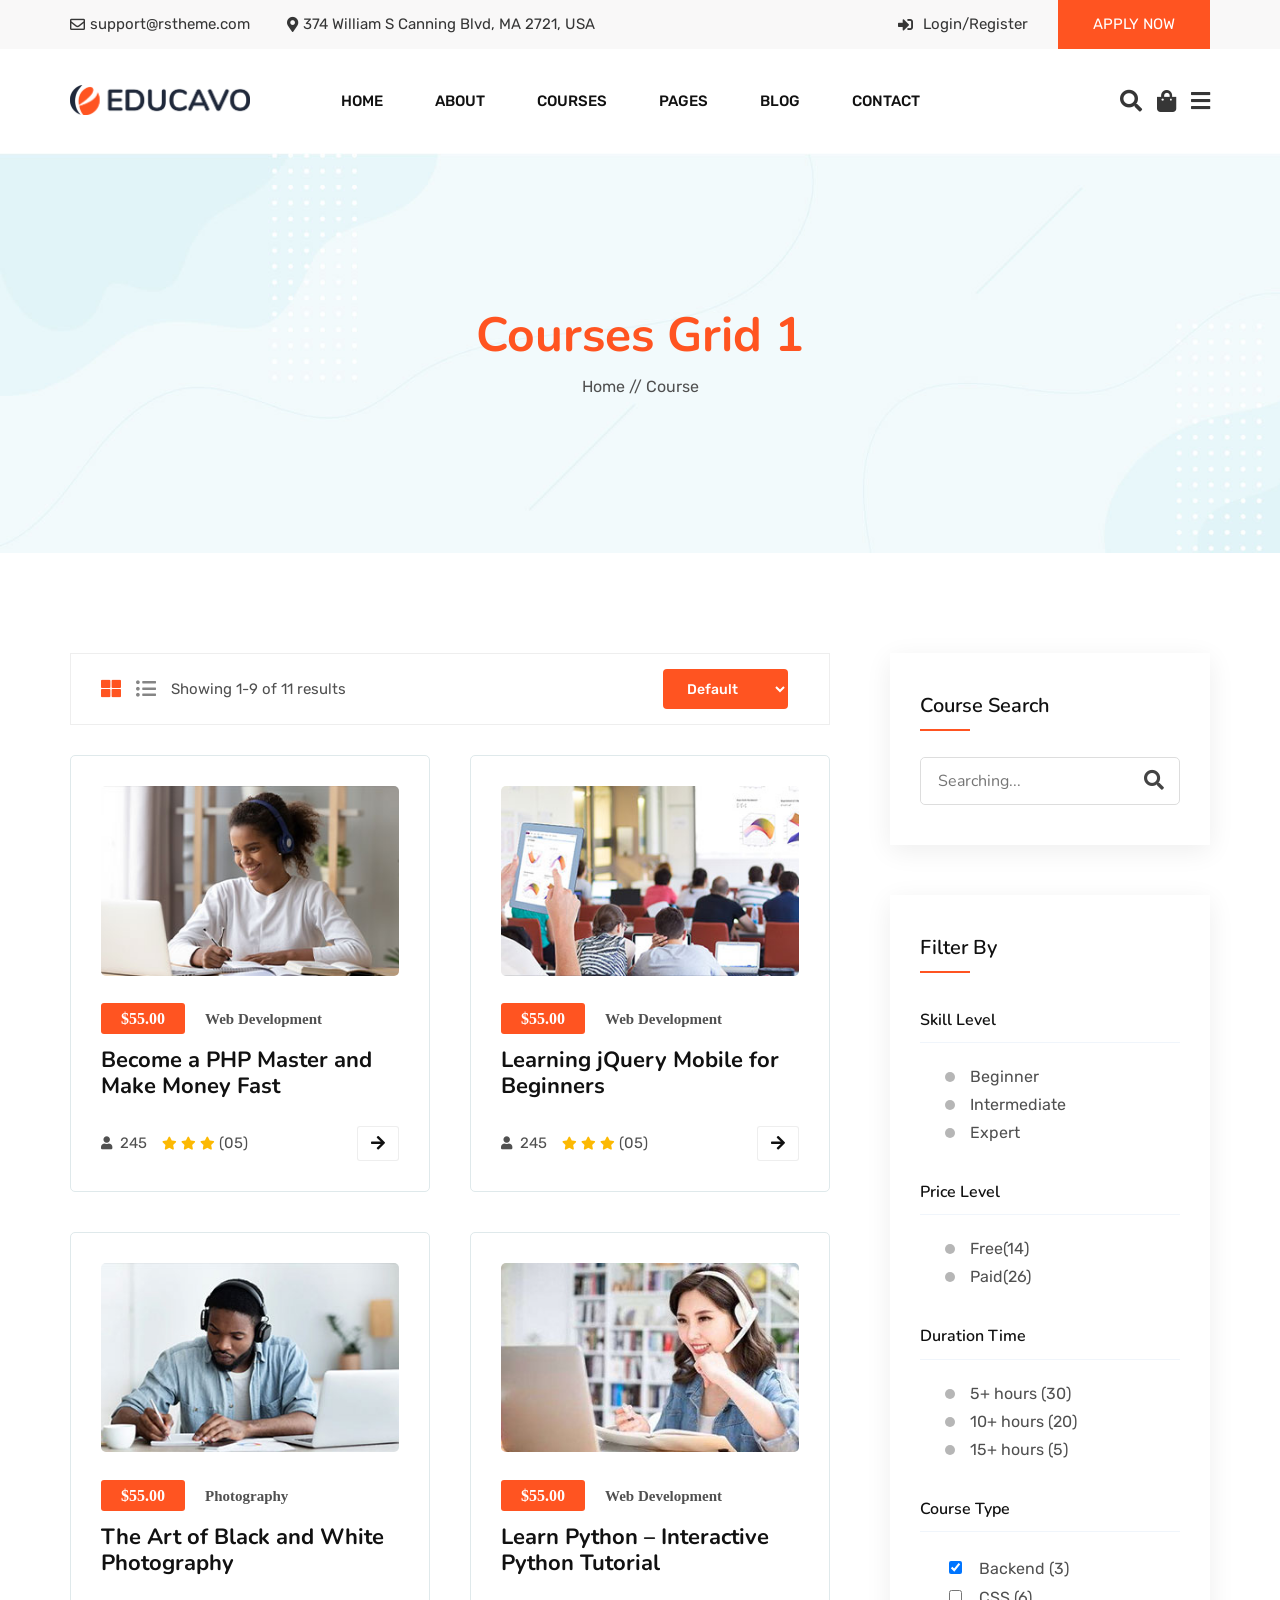
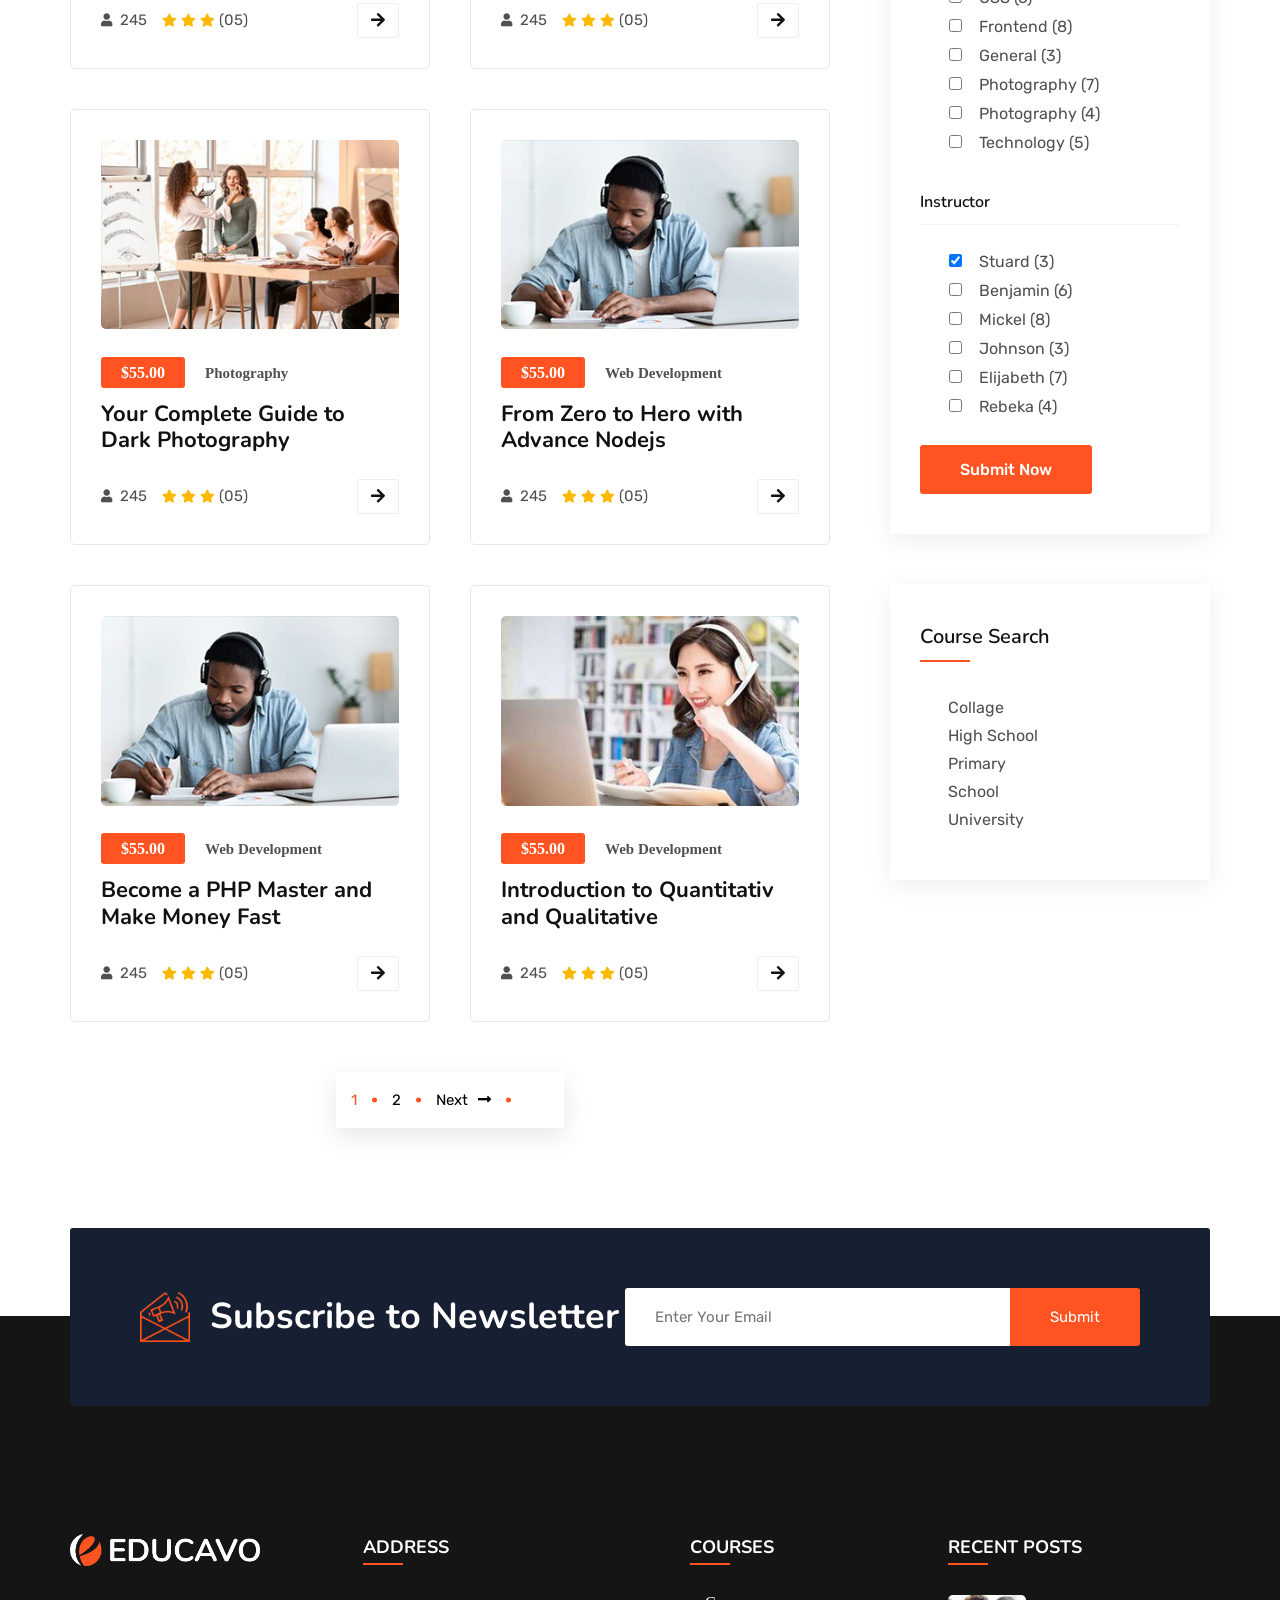
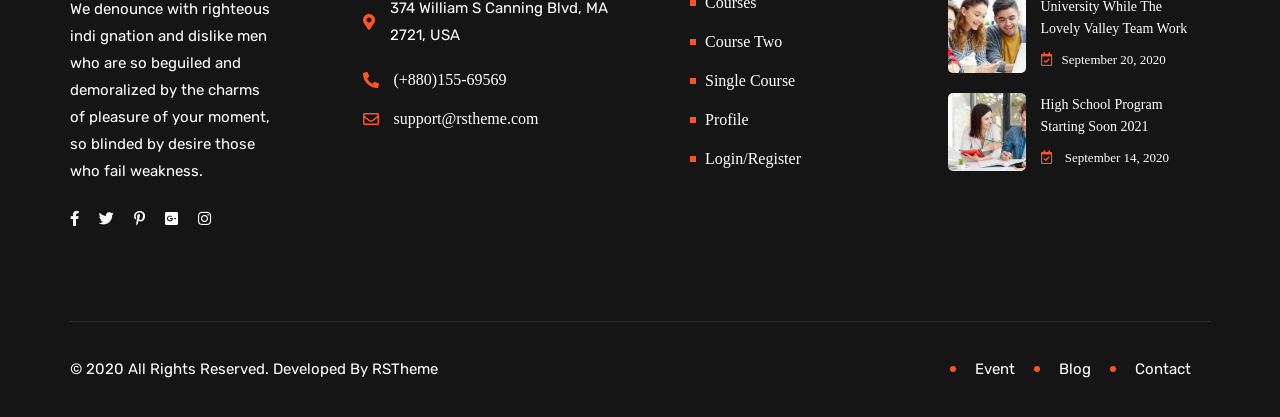
<file: Educavo - Course/courses.html>
<!DOCTYPE html>
<html lang="en">
<head>
    <meta charset="UTF-8">
    <meta http-equiv="X-UA-Compatible" content="IE=edge">
    <meta name="viewport" content="width=device-width, initial-scale=1.0">
    <!-- font awesome -->
    <link rel="stylesheet" href="https://cdnjs.cloudflare.com/ajax/libs/font-awesome/5.15.3/css/all.min.css" integrity="sha512-iBBXm8fW90+nuLcSKlbmrPcLa0OT92xO1BIsZ+ywDWZCvqsWgccV3gFoRBv0z+8dLJgyAHIhR35VZc2oM/gI1w==" crossorigin="anonymous" />
    <!-- google font -->
    <link rel="preconnect" href="https://fonts.gstatic.com">
    <link href="https://fonts.googleapis.com/css2?family=Nunito:wght@300;400;500;600;700&family=Rubik:wght@300;400;500;600;700&display=swap" rel="stylesheet">
    
    
    
    <!-- css -->
    <link rel="stylesheet" href="./css/grid-responsive.css">
    <link rel="stylesheet" href="./css/reset.css">
    <link rel="stylesheet" href="./css/header.css">
    <link rel="stylesheet" href="./css/footer.css">
    <link rel="stylesheet" href="./css/courses.css">
    <title>Courses</title>
</head>
<body>
    <!-- HEADER -->
    <header>
        <!-- topbar -->
        <div class="topbar">
            <div class="container">
                <div class="row">
                    
                    <div class="col-7">
                        <div class="topbar-left">
                            <div class="email">
                                <i class="far fa-envelope"></i>
                                <p><a href="mailto:support@rstheme.com">support@rstheme.com</a></p>
                            </div>
                            <div class="location">
                                <i class="fas fa-map-marker-alt"></i>374 William S Canning Blvd, MA 2721, USA
                            </div>
                        </div>
                    </div>

                    <div class="col-5">
                        <div class="topbar-right">
                            <div class="register">
                                <i class="fas fa-sign-in-alt"></i>
                                <p>Login</p> /
                                <p>Register</p> 
                            </div>
                            <div class="apply-btn">APPLY NOW</div>
                            
                        </div>
                    </div>
                

                </div>
            </div>
        </div>

        <!-- sticky menu -->
        <div class="menu-sticky">
            <div class="container">
                <div class="row">
                    <div class="col-2" style="display: flex;align-items: center; justify-content: flex-start;">
                        <div class="logo">
                            <a href="./team.html">
                            <img src="./img/logo.png" alt=""></a>
                        </div>
                    </div>
                    <div class="col-8 " style="display: flex; align-items: center; justify-content: center;">
                        <div class="nav-menu">
                            <nav>
                                <div class="dropdown">
                                    <li><a href="#">HOME</a></li>
                                    <div class="dropdown-content">
                                        <a href="#">Online Learning</a>
                                        <a href="#">University</a>
                                        <a href="#">Kitchne Coach</a>
                                        <a href="#">Gym Coach</a>
                                        <a href="#">Courses Archive</a>
                                    </div>
                                </div>

                                <div class="dropdown">
                                    <li><a href="#">ABOUT</a></li>
                                    <div class="dropdown-content">
                                        <a href="#">About One</a>
                                        <a href="#">About Two</a>
                                    </div>
                                </div>

                                <div class="dropdown">
                                    <li><a href="./courses.html">COURSES</a></li>
                                    <div class="dropdown-content">
                                        <a href="#">Courses One</a>
                                        <a href="#">Courses Two</a>
                                        <a href="#">Courses Three</a>
                                        <a href="#">Courses Single</a>
                                    </div>
                                </div>

                                <div class="dropdown">
                                    <li><a href="#">PAGES</a></li>
                                    <div class="dropdown-content">
                                        <a href="./team.html">Team</a>
                                        <a href="#">Events</a>
                                        <a href="#">Gallery</a>
                                        <a href="#">Shop </a>
                                    </div>
                                </div>

                                <div class="dropdown">
                                    <li><a href="#">BLOG</a></li>
                                    <div class="dropdown-content">
                                        <a href="#">Blog Sidebar</a>
                                        <a href="#">Blog Post</a>
                                    </div>
                                </div>

                                <div class="dropdown">
                                    <li><a href="#">CONTACT</a></li>
                                    <div class="dropdown-content">
                                        <a href="#">Contact One</a>
                                        <a href="#">Contact Two</a>
                                        <a href="#">Contact Three</a>
                                        <a href="#">Contact Four</a>
                                    </div>
                                </div>
                            </nav>
                            
                        </div>
                    </div>
                    <div class="col-2"  style="display: flex; align-items: center; justify-content: flex-end;">
                        <div class="expand">
                            <i class="fas fa-search" style="margin-right:15px"></i>
                            <i class="fas fa-shopping-bag"></i>
                            <i class="fas fa-bars" style="margin-left: 15px;"></i>
                        </div>
                    </div>
                </div>
            </div>
        </div>
    </header>

    <!-- MAIN -->
    <main>
        <div class="course-page-heading">
            <div class="course-page-heading-text">
            <h1>Courses Grid 1</h1>
            <p>Home // Course</p> 
            </div>
        </div>
       
        <div class="course-page-main">
            <div class="container">
                <div class="row">
                    <div class="course-main-left">
                        <div class="course-search">
                            <div class="course-view">
                                <div class="view-icons">
                                    <i class="fa fa-th-large" style="color: var(--color-orange);"></i>
                                    <i class="fa fa-list-ul" class="second-view-icon" style="color: #858585; "></i>
                                    Showing 1-9 of 11 results
                                </div>
                            </div>
                            <div class="type-form">
                                <div class="select-box">
                                    <select id="timing">
                                        <option>Default</option>
                                        <option>Newest</option>
                                        <option>Old</option>
                                    </select>
                                </div>
                            </div>
                        </div>
                        <div class="course-items">
                            <div class="course-item">
                                <div class="course-img"><img src="./img/courses/item1.jpg" alt=""></div>
                                
                                <div class="course-content">
                                    <ul class="meta">
                                        <li>
                                            <span class="price"> $55.00</span>
                                        </li>
                                        <li>
                                            <a class="categorie" href="#">Web Development</a>
                                        </li>
                                    </ul>
                                    <h3>Become a PHP Master and Make Money Fast</h3>
                                    <div class="bottom">
                                        <div class="bottom-info">
                                            <ul>
                                                <li><i class="fa fa-user" style="margin-right: 8px;"></i>245</li>
                                                <li >
                                                <i class="fa fa-star"style="color: #FCB903;"></i>
                                                <i class="fa fa-star"style="color: #FCB903;"></i>
                                                <i class="fa fa-star"style="color: #FCB903;"></i>
                                                (05)
                                                </li>
                                            </ul>
                                        </div>
                                        <div class="bottom-btn">
                                            <a href="#"><i class="fas fa-arrow-right"></i></a>
                                        </div>
                                    </div>
                                </div>
                            </div>
                            <!-- 2 -->
                            <div class="course-item">
                                <div class="course-img"><img src="./img/courses/2.jpg" alt=""></div>
                                
                                <div class="course-content">
                                    <ul class="meta">
                                        <li>
                                            <span class="price"> $55.00</span>
                                        </li>
                                        <li>
                                            <a class="categorie" href="#">Web Development</a>
                                        </li>
                                    </ul>
                                    <h3>Learning jQuery Mobile for Beginners</h3>
                                    <div class="bottom">
                                        <div class="bottom-info">
                                            <ul>
                                                <li><i class="fa fa-user" style="margin-right: 8px;"></i>245</li>
                                                <li >
                                                <i class="fa fa-star"style="color: #FCB903;"></i>
                                                <i class="fa fa-star"style="color: #FCB903;"></i>
                                                <i class="fa fa-star"style="color: #FCB903;"></i>
                                                (05)
                                                </li>
                                            </ul>
                                        </div>
                                        <div class="bottom-btn">
                                            <a href="#"><i class="fas fa-arrow-right"></i></a>
                                        </div>
                                    </div>
                                </div>
                            </div>
                            <!-- 3 -->
                            <div class="course-item">
                                <div class="course-img"><img src="./img/courses/3.jpg" alt=""></div>
                                
                                <div class="course-content">
                                    <ul class="meta">
                                        <li>
                                            <span class="price"> $55.00</span>
                                        </li>
                                        <li>
                                            <a class="categorie" href="#">Photography</a>
                                        </li>
                                    </ul>
                                    <h3>The Art of Black and White Photography</h3>
                                    <div class="bottom">
                                        <div class="bottom-info">
                                            <ul>
                                                <li><i class="fa fa-user" style="margin-right: 8px;"></i>245</li>
                                                <li >
                                                <i class="fa fa-star"style="color: #FCB903;"></i>
                                                <i class="fa fa-star"style="color: #FCB903;"></i>
                                                <i class="fa fa-star"style="color: #FCB903;"></i>
                                                (05)
                                                </li>
                                            </ul>
                                        </div>
                                        <div class="bottom-btn">
                                            <a href="#"><i class="fas fa-arrow-right"></i></a>
                                        </div>
                                    </div>
                                </div>
                            </div>
                            <!-- 4 -->
                            <div class="course-item">
                                <div class="course-img"><img src="./img/courses/4.jpg" alt=""></div>
                                
                                <div class="course-content">
                                    <ul class="meta">
                                        <li>
                                            <span class="price"> $55.00</span>
                                        </li>
                                        <li>
                                            <a class="categorie" href="#">Web Development</a>
                                        </li>
                                    </ul>
                                    <h3>Learn Python – Interactive Python Tutorial</h3>
                                    <div class="bottom">
                                        <div class="bottom-info">
                                            <ul>
                                                <li><i class="fa fa-user" style="margin-right: 8px;"></i>245</li>
                                                <li >
                                                <i class="fa fa-star"style="color: #FCB903;"></i>
                                                <i class="fa fa-star"style="color: #FCB903;"></i>
                                                <i class="fa fa-star"style="color: #FCB903;"></i>
                                                (05)
                                                </li>
                                            </ul>
                                        </div>
                                        <div class="bottom-btn">
                                            <a href="#"><i class="fas fa-arrow-right"></i></a>
                                        </div>
                                    </div>
                                </div>
                            </div>
                            <!-- 5 -->
                            <div class="course-item">
                                <div class="course-img"><img src="./img/courses/5.jpg" alt=""></div>
                                
                                <div class="course-content">
                                    <ul class="meta">
                                        <li>
                                            <span class="price"> $55.00</span>
                                        </li>
                                        <li>
                                            <a class="categorie" href="#">Photography</a>
                                        </li>
                                    </ul>
                                    <h3>Your Complete Guide to Dark Photography</h3>
                                    <div class="bottom">
                                        <div class="bottom-info">
                                            <ul>
                                                <li><i class="fa fa-user" style="margin-right: 8px;"></i>245</li>
                                                <li >
                                                <i class="fa fa-star"style="color: #FCB903;"></i>
                                                <i class="fa fa-star"style="color: #FCB903;"></i>
                                                <i class="fa fa-star"style="color: #FCB903;"></i>
                                                (05)
                                                </li>
                                            </ul>
                                        </div>
                                        <div class="bottom-btn">
                                            <a href="#"><i class="fas fa-arrow-right"></i></a>
                                        </div>
                                    </div>
                                </div>
                            </div>
                            <!-- 6 -->
                            <div class="course-item">
                                <div class="course-img"><img src="./img/courses/3.jpg" alt=""></div>
                                
                                <div class="course-content">
                                    <ul class="meta">
                                        <li>
                                            <span class="price"> $55.00</span>
                                        </li>
                                        <li>
                                            <a class="categorie" href="#">Web Development</a>
                                        </li>
                                    </ul>
                                    <h3>From Zero to Hero with Advance Nodejs</h3>
                                    <div class="bottom">
                                        <div class="bottom-info">
                                            <ul>
                                                <li><i class="fa fa-user" style="margin-right: 8px;"></i>245</li>
                                                <li >
                                                <i class="fa fa-star"style="color: #FCB903;"></i>
                                                <i class="fa fa-star"style="color: #FCB903;"></i>
                                                <i class="fa fa-star"style="color: #FCB903;"></i>
                                                (05)
                                                </li>
                                            </ul>
                                        </div>
                                        <div class="bottom-btn">
                                            <a href="#"><i class="fas fa-arrow-right"></i></a>
                                        </div>
                                    </div>
                                </div>
                            </div>
                            <!-- 7 -->
                            <div class="course-item">
                                <div class="course-img"><img src="./img/courses/3.jpg" alt=""></div>
                                
                                <div class="course-content">
                                    <ul class="meta">
                                        <li>
                                            <span class="price"> $55.00</span>
                                        </li>
                                        <li>
                                            <a class="categorie" href="#">Web Development</a>
                                        </li>
                                    </ul>
                                    <h3>Become a PHP Master and Make Money Fast</h3>
                                    <div class="bottom">
                                        <div class="bottom-info">
                                            <ul>
                                                <li><i class="fa fa-user" style="margin-right: 8px;"></i>245</li>
                                                <li >
                                                <i class="fa fa-star"style="color: #FCB903;"></i>
                                                <i class="fa fa-star"style="color: #FCB903;"></i>
                                                <i class="fa fa-star"style="color: #FCB903;"></i>
                                                (05)
                                                </li>
                                            </ul>
                                        </div>
                                        <div class="bottom-btn">
                                            <a href="#"><i class="fas fa-arrow-right"></i></a>
                                        </div>
                                    </div>
                                </div>
                            </div>
                            <!-- 8 -->
                            <div class="course-item">
                                <div class="course-img"><img src="./img/courses/4.jpg" alt=""></div>
                                
                                <div class="course-content">
                                    <ul class="meta">
                                        <li>
                                            <span class="price"> $55.00</span>
                                        </li>
                                        <li>
                                            <a class="categorie" href="#">Web Development</a>
                                        </li>
                                    </ul>
                                    <h3>Introduction to Quantitativ and Qualitative</h3>
                                    <div class="bottom">
                                        <div class="bottom-info">
                                            <ul>
                                                <li><i class="fa fa-user" style="margin-right: 8px;"></i>245</li>
                                                <li >
                                                <i class="fa fa-star"style="color: #FCB903;"></i>
                                                <i class="fa fa-star"style="color: #FCB903;"></i>
                                                <i class="fa fa-star"style="color: #FCB903;"></i>
                                                (05)
                                                </li>
                                            </ul>
                                        </div>
                                        <div class="bottom-btn">
                                            <a href="#"><i class="fas fa-arrow-right"></i></a>
                                        </div>
                                    </div>
                                </div>
                            </div>
                        </div>
                        <div class="pagination-area">   
                            <div class="pagination-part">
                                <ul>
                                    <li style="color: var(--color-orange);">1</li>
                                    <li>2</li>
                                    <li >Next<i class="fas fa-long-arrow-alt-right"></i></li>
                                </ul>
                            </div>
                        </div>
                    </div>

                    <!-- right  -->
                    <div class="course-main-right">
                        <div class="widget-area">
                            <div class="search-area">
                                <div class="title">Course Search</div>
                                <div class="search-box">
                                    <input type="search" placeholder="Searching..." class="search-input" value="">                                
                                    <button  type="submit">
                                        <i class="fas fa-search"></i>
                                    </button>
                                   </div>
                                </div>
                              
                            <div class="filter-area">
                                <div class="title">Filter By</div>
                                <div class="filter-form">
                                    <form action="" method="POST">
                                        <div class="single-filter">
                                            <h5>Skill Level</h5>
                                            <div class="radio-box">
                                                <input type="radio" name="skill" id="type1" value="beginer" >
                                                <label for="type1">Beginner</label>
                                            </div>
                                            <div class="radio-box">
                                                <input type="radio" name="skill" id="type2" value="intermediate" checked>
                                                <label for="type2">Intermediate</label>
                                            </div>
                                            <div class="radio-box">
                                                <input type="radio" name="skill" id="type3" value="expert" >
                                                <label for="type3">Expert</label>
                                            </div>
                                        </div>
                                        <div class="single-filter">
                                            <h5>Price Level</h5>
                                            <div class="radio-box">
                                                <input type="radio" name="skill" id="type1" value="beginer" checked="">
                                                <label for="type1">Free(14)</label>
                                            </div>
                                            <div class="radio-box">
                                                <input type="radio" name="skill" id="type2" value="intermediate" checked="">
                                                <label for="type2">Paid(26)</label>
                                            </div>
                                            
                                        </div>
                                        <div class="single-filter">
                                            <h5>Duration Time</h5>
                                            <div class="radio-box">
                                                <input type="radio" name="skill" id="type1" value="beginer" checked="">
                                                <label for="type1">5+ hours (30)</label>
                                            </div>
                                            <div class="radio-box">
                                                <input type="radio" name="skill" id="type2" value="intermediate" checked="">
                                                <label for="type2">10+ hours (20)</label>
                                            </div>
                                            <div class="radio-box">
                                                <input type="radio" name="skill" id="type3" value="expert" checked="">
                                                <label for="type3">15+ hours (5)</label>
                                            </div>
                                        </div>
                                        <div class="single-filter">
                                            <h5>Course Type</h5>
                                            <div  class="check-box">
                                                <input type="checkbox" name="course" id="check1" value="check1" checked="+">                                            
                                                <label for="check1">Backend (3)</label>
                                            </div>
                                            <div class="check-box">
                                                <input type="checkbox" name="course" id="check1" value="check1" >                                            
                                                <label for="check1">CSS (6)</label>
                                            </div>
                                            <div class="check-box">
                                                <input type="checkbox" name="course" id="check1" value="check1" >                                            
                                                <label for="check1">Frontend (8)</label>
                                            </div>
                                            <div class="check-box">
                                                <input type="checkbox" name="course" id="check1" value="check1" >                                            
                                                <label for="check1">General (3)</label>
                                            </div>
                                            <div class="check-box">
                                                <input type="checkbox" name="course" id="check1" value="check1" >                                            
                                                <label for="check1">Photography (7)</label>
                                            </div>
                                            <div class="check-box">
                                                <input type="checkbox" name="course" id="check1" value="check1" >                                            
                                                <label for="check1">Photography (4)</label>
                                            </div>
                                            <div class="check-box">
                                                <input type="checkbox" name="course" id="check1" value="check1" >                                            
                                                <label for="check">Technology (5)</label>
                                            </div>
                                        </div>
                                        <div class="single-filter">
                                            <h5>Instructor</h5>
                                            <div  class="check-box">
                                                <input type="checkbox" name="course" id="check1" value="check1" checked="+">                                            
                                                <label for="check1">Stuard (3)</label>
                                            </div>
                                            <div class="check-box">
                                                <input type="checkbox" name="course" id="check1" value="check1" >                                            
                                                <label for="check1">Benjamin (6)</label>
                                            </div>
                                            <div class="check-box">
                                                <input type="checkbox" name="course" id="check1" value="check1" >                                            
                                                <label for="check1">Mickel (8)</label>
                                            </div>
                                            <div class="check-box">
                                                <input type="checkbox" name="course" id="check1" value="check1" >                                            
                                                <label for="check1">Johnson (3)</label>
                                            </div>
                                            <div class="check-box">
                                                <input type="checkbox" name="course" id="check1" value="check1" >                                            
                                                <label for="check1">Elijabeth (7)</label>
                                            </div>
                                            <div class="check-box">
                                                <input type="checkbox" name="course" id="check1" value="check1" >                                            
                                                <label for="check1">Rebeka (4)</label>
                                            </div>
                                        </div>
                                        <div class="form-submit">
                                            <input class="course-filter-submit" type="submit" value="Submit Now">
                                        </div>
                                    </form>
                                </div>
                            </div>

                            <div class="course-area">
                                <div class="title">Course Search</div>
                                <ul class="categories">
                                    <li>Collage</li>
                                    <li>High School</li>
                                    <li>Primary</li>
                                    <li>School</li>
                                    <li>University</li>
                                </ul>
                            </div>
                        </div>
                    </div>
                </div>
            </div>
        </div>
    </main>

    <!-- SUBSCRIBE -->
    <div class="newsletter">
            <div class="container">
                <div class="row" style="padding: relative; padding: 60px 70px ; border-radius: 3px; background-color: var(--color-dark-blue);">
                            <div class="col-6" style="display: flex; align-items: center;">
                                <img src="./img/newsletter.png" alt="">
                                <h2>Subscribe to Newsletter</h2>
                            </div>
                            <div class="col-6" style="border-radius: 3px; outline: none;">
                                <form class="subscribe">
                                <input type="email" placeholder="Enter Your Email ">
                                <button type="submit">Submit</button>
                                </form>
                                
                            </div>
                     
                </div>
            </div>
        </div>

    <!-- FOOTER -->
    <footer>
        <div class="footer-top">
            <div class="container">
                <div class="row">
                    <div class="footer-grid-container">
                      <div class="footer-item">
                          <img src="./img/team/lite-logo.png" alt="">
                          <p>We denounce with righteous indi gnation and dislike men who are so beguiled and demoralized by the charms of pleasure of your moment, so blinded by desire those who fail weakness.</p>
                          <div class="footer-social">
                            <i class="fab fa-facebook-f"></i>
                            <i class="fab fa-twitter"></i>
                            <i class="fab fa-pinterest-p"></i>
                            <i class="fab fa-google-plus-square"></i>
                            <i class="fab fa-instagram"></i>
                          </div>
                        </div>
                      <div class="footer-item">
                          <h3>ADDRESS</h3>
                          <ul>
                            <li><i class="fas fa-map-marker-alt"></i><p style="padding:0;">374 William S Canning Blvd, MA 2721, USA</p> </li>
                            <li><i class="fas fa-phone-alt"></i><a href="tel:+4733378901">(+880)155-69569</a></li>
                            <li><i class="far fa-envelope"></i><a href="mailto:support@rstheme.com">support@rstheme.com</a></li>
                          </ul>
                      </div>
                      <div class="footer-item" style="padding-left: 35px;">
                        <h3>COURSES</h3>
                        <ul class="footer-nav">
                            <li ><a href="#">Courses</a></li>
                            <li><a href="#">Course Two</a></li>
                            <li><a href="#">Single Course</a></li>
                            <li><a href="#">Profile</a></li>
                            <li><a href="#">Login/Register</a></li>
                        </ul>
                      </div>

                      <div class="footer-item">
                        <h3>RECENT POSTS</h3>
                        <div class="recent-posts">
                            <img src="./img/team/footer 1.jpg" alt="">
                            <div class="post-item">
                                <div class="post-desc">University While The Lovely Valley Team Work</div>
                                <div class="post-date">
                                    <i class="far fa-calendar-check"></i>September 20, 2020
                                </div>
                            </div>
                        </div>

                        <div class="recent-posts">
                            <img src="./img/team/footer2.jpg" alt="">
                            <div class="post-item">
                                <div class="post-desc">High School Program Starting Soon 2021</div>
                                <div class="post-date">
                                    <i class="far fa-calendar-check"></i> September 14, 2020
                                </div>
                            </div>
                        </div>
                      </div>
                    </div>
                </div>
            </div>
        </div>
        <div class="footer-bottom">
            <div class="container" style="border-top: 1px solid #2D2D2D;">
                <div class="row" style="padding: 40px 0;">
                   <div class="col-6">
                       <div class="bottom-left">
                        © 2020 All Rights Reserved. Developed By RSTheme
                       </div>
                   </div>
                   <div class="col-6">
                       <ul class="bottom-right">
                           <li style="" > <a href="#">Event</a></li>
                           <li > <a href="#">Blog</a></li>
                           <li > <a href="#">Contact</a></li>
                       </ul>
                   </div>
                </div>
            </div>
        </div>
    </footer>
</body>
</html>
</file>
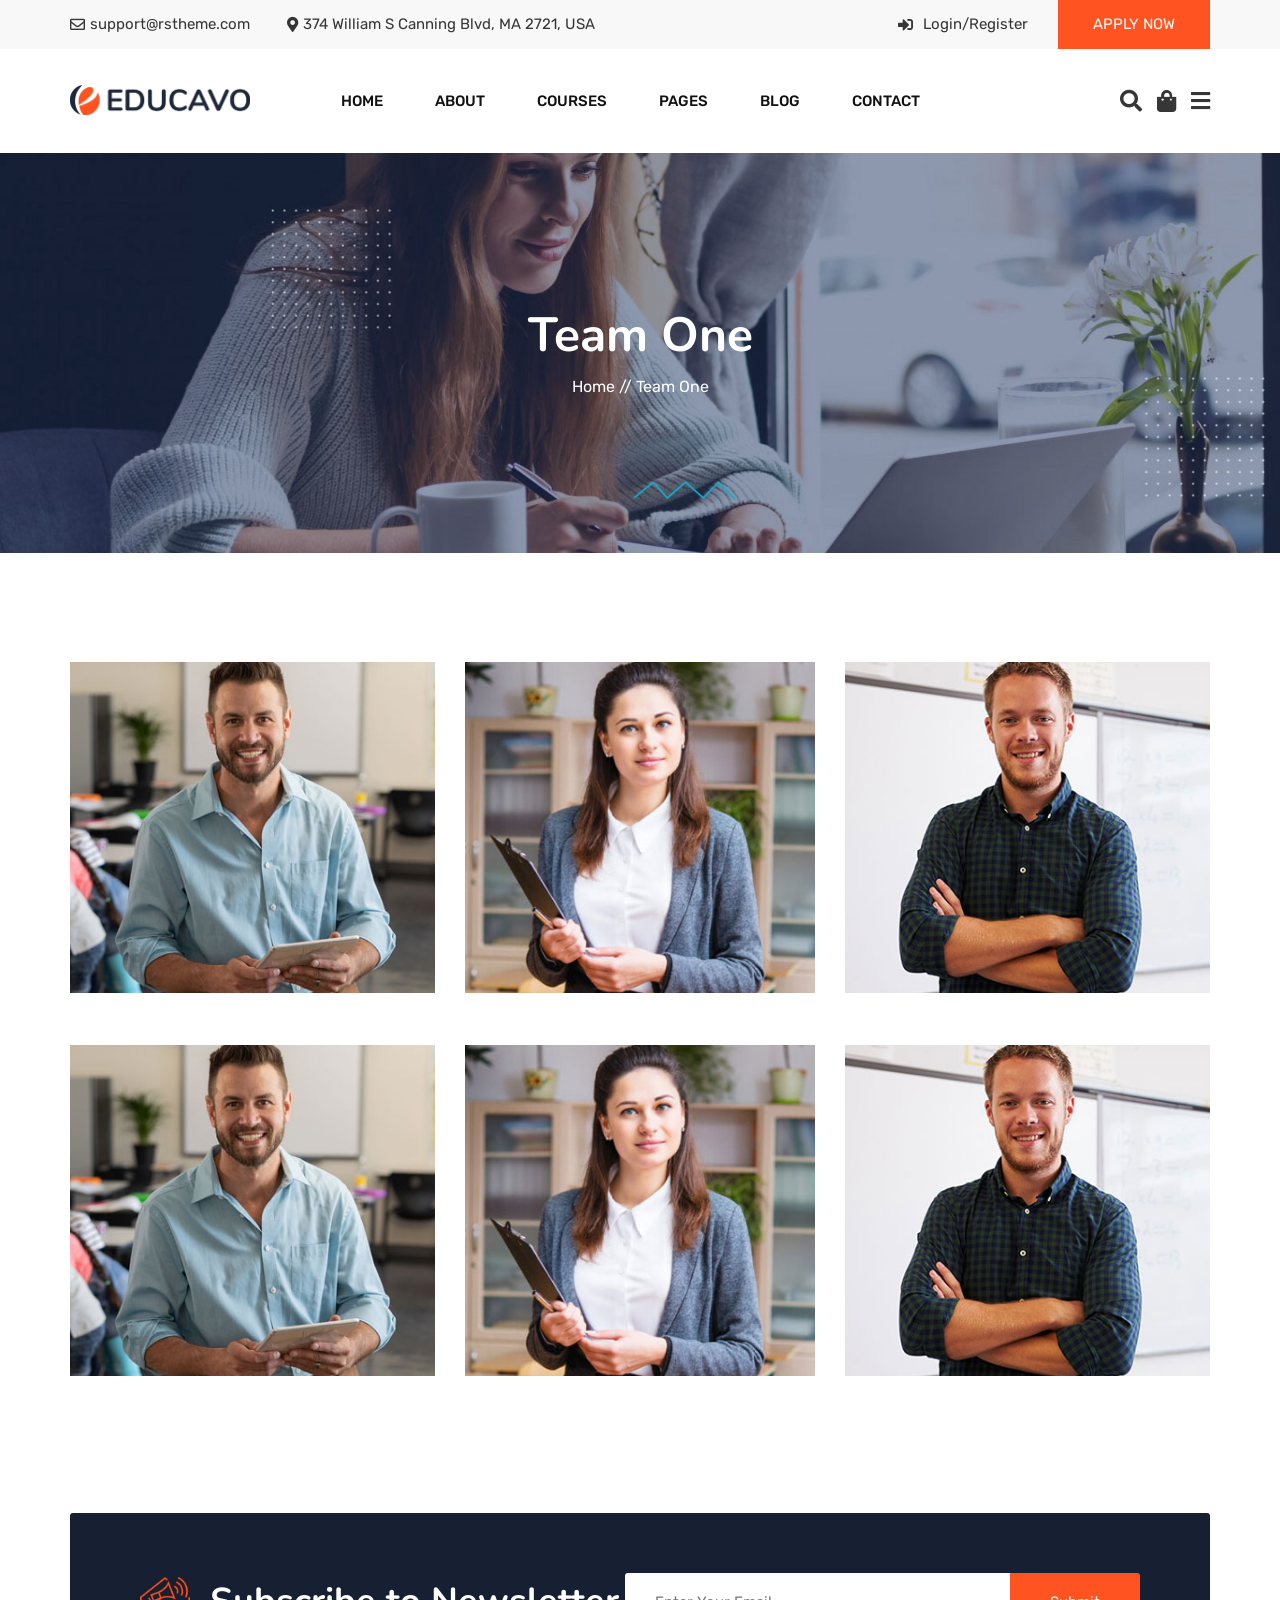
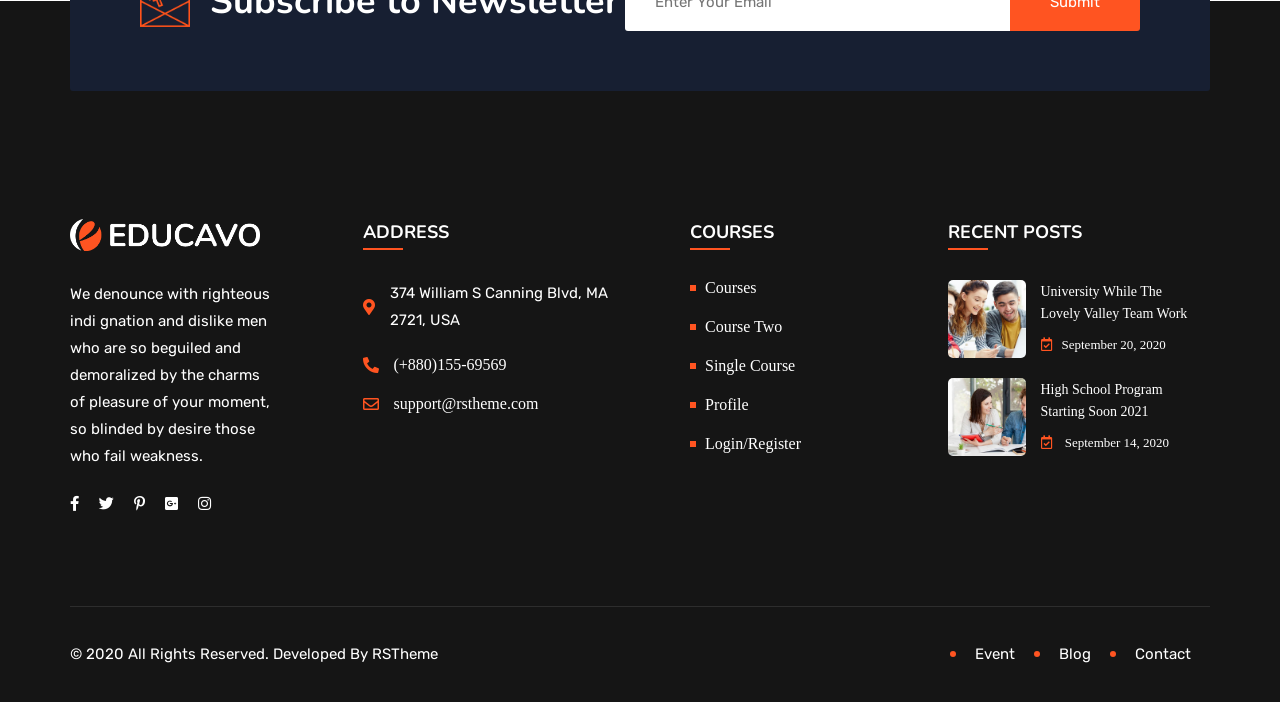
<file: Educavo - Course/team.html>
<!DOCTYPE html>
<html lang="en">
  <head>
    <meta charset="UTF-8" />
    <meta http-equiv="X-UA-Compatible" content="IE=edge" />
    <meta name="viewport" content="width=device-width, initial-scale=1.0" />
    <!-- font awesome -->
    <link
      rel="stylesheet"
      href="https://cdnjs.cloudflare.com/ajax/libs/font-awesome/5.15.3/css/all.min.css"
      integrity="sha512-iBBXm8fW90+nuLcSKlbmrPcLa0OT92xO1BIsZ+ywDWZCvqsWgccV3gFoRBv0z+8dLJgyAHIhR35VZc2oM/gI1w=="
      crossorigin="anonymous"
    />
    <!-- google font -->
    <link rel="preconnect" href="https://fonts.gstatic.com" />
    <link
      href="https://fonts.googleapis.com/css2?family=Nunito:wght@300;400;500;600;700&family=Rubik:wght@300;400;500;600;700&display=swap"
      rel="stylesheet"
    />

    <!-- css -->
    <link rel="stylesheet" href="./css/grid-responsive.css" />
    <link rel="stylesheet" href="./css/reset.css" />
    <link rel="stylesheet" href="./css/header.css" />
    <link rel="stylesheet" href="./css/footer.css" />
    <link rel="stylesheet" href="./css/team.css" />
    <title>Team</title>
  </head>

  <body>
    <!-- HEADER -->
    <header>
      <!-- topbar -->
      <div class="topbar">
        <div class="container">
          <div class="row">
            <div class="col-7">
              <div class="topbar-left">
                <div class="email">
                  <i class="far fa-envelope"></i>
                  <p>
                    <a href="mailto:support@rstheme.com">support@rstheme.com</a>
                  </p>
                </div>
                <div class="location">
                  <i class="fas fa-map-marker-alt"></i>374 William S Canning
                  Blvd, MA 2721, USA
                </div>
              </div>
            </div>

            <div class="col-5">
              <div class="topbar-right">
                <div class="register">
                  <i class="fas fa-sign-in-alt"></i>
                  <p>Login</p>
                  /
                  <p>Register</p>
                </div>
                <div class="apply-btn">APPLY NOW</div>
              </div>
            </div>
          </div>
        </div>
      </div>

      <!-- sticky menu -->
      <div class="menu-sticky">
        <div class="container">
          <div class="row">
            <div
              class="col-2"
              style="
                display: flex;
                align-items: center;
                justify-content: flex-start;
              "
            >
              <div class="logo">
                <a href="./team.html"> <img src="./img/logo.png" alt="" /></a>
              </div>
            </div>
            <div
              class="col-8"
              style="
                display: flex;
                align-items: center;
                justify-content: center;
              "
            >
              <div class="nav-menu">
                <nav>
                  <div class="dropdown">
                    <li><a href="#">HOME</a></li>
                    <div class="dropdown-content">
                      <a href="#">Online Learning</a>
                      <a href="#">University</a>
                      <a href="#">Kitchne Coach</a>
                      <a href="#">Gym Coach</a>
                      <a href="#">Courses Archive</a>
                    </div>
                  </div>

                  <div class="dropdown">
                    <li><a href="#">ABOUT</a></li>
                    <div class="dropdown-content">
                      <a href="#">About One</a>
                      <a href="#">About Two</a>
                    </div>
                  </div>

                  <div class="dropdown">
                    <li><a href="./courses.html">COURSES</a></li>
                    <div class="dropdown-content">
                      <a href="#">Courses One</a>
                      <a href="#">Courses Two</a>
                      <a href="#">Courses Three</a>
                      <a href="#">Courses Single</a>
                    </div>
                  </div>

                  <div class="dropdown">
                    <li><a href="#">PAGES</a></li>
                    <div class="dropdown-content">
                      <a href="./team.html">Team</a>
                      <a href="#">Events</a>
                      <a href="#">Gallery</a>
                      <a href="#">Shop </a>
                    </div>
                  </div>

                  <div class="dropdown">
                    <li><a href="#">BLOG</a></li>
                    <div class="dropdown-content">
                      <a href="#">Blog Sidebar</a>
                      <a href="#">Blog Post</a>
                    </div>
                  </div>

                  <div class="dropdown">
                    <li><a href="#">CONTACT</a></li>
                    <div class="dropdown-content">
                      <a href="#">Contact One</a>
                      <a href="#">Contact Two</a>
                      <a href="#">Contact Three</a>
                      <a href="#">Contact Four</a>
                    </div>
                  </div>
                </nav>
              </div>
            </div>
            <div
              class="col-2"
              style="
                display: flex;
                align-items: center;
                justify-content: flex-end;
              "
            >
              <div class="expand">
                <i class="fas fa-search" style="margin-right: 15px"></i>
                <i class="fas fa-shopping-bag"></i>
                <i class="fas fa-bars" style="margin-left: 15px"></i>
              </div>
            </div>
          </div>
        </div>
      </div>
    </header>

    <!-- MAIN -->
    <main>
      <div class="team-page-heading">
        <div class="team-page-heading-text">
          <h1>Team One</h1>
          <p>Home // Team One</p>
        </div>
      </div>

      <div class="team-page-main">
        <div class="container">
          <div class="row" style="margin: 0 auto">
            <div class="team-container">
              <div class="row">
                <div class="col-4" style="padding: 15px 15px 0px 0">
                  <img src="./img/team/1.jpg" alt="" />
                  <div class="content-part">
                    <h4>Jhon Pedrocas</h4>
                    <span>Professor</span>
                    <ul class="social-link">
                      <li><i class="fa fa-facebook"></i></li>
                      <li><i class="fa fa-twitter"></i></li>
                      <li><i class="fa fa-linkedin"></i></li>
                      <li><i class="fa fa-google-plus"></i></li>
                    </ul>
                  </div>
                </div>
                <div class="col-4" style="padding: 15px 15px 0 15px">
                  <img src="./img/team/2.jpg" alt="" />
                </div>
                <div class="col-4" style="padding: 15px 0 0 15px">
                  <img src="./img/team/3.jpg" alt="" />
                </div>
              </div>
              <div class="row">
                <div class="col-4" style="padding: 15px 15px 0px 0">
                  <img src="./img/team/1.jpg" alt="" />
                  <div class="content-part">
                    <h4>Jhon Pedrocas</h4>
                    <span>Professor</span>
                    <ul class="social-link">
                      <li><i class="fa fa-facebook"></i></li>
                      <li><i class="fa fa-twitter"></i></li>
                      <li><i class="fa fa-linkedin"></i></li>
                      <li><i class="fa fa-google-plus"></i></li>
                    </ul>
                  </div>
                </div>
                <div class="col-4" style="padding: 15px 15px 0 15px">
                  <img src="./img/team/2.jpg" alt="" />
                </div>
                <div class="col-4" style="padding: 15px 0 0 15px">
                  <img src="./img/team/3.jpg" alt="" />
                </div>
              </div>
            </div>
          </div>
        </div>
      </div>
    </main>
    <!-- SUBSCRIBE -->
    <div class="newsletter">
      <div class="container">
        <div
          class="row"
          style="
            padding: relative;
            padding: 60px 70px;
            border-radius: 3px;
            background-color: var(--color-dark-blue);
          "
        >
          <div class="col-6" style="display: flex; align-items: center">
            <img src="./img/newsletter.png" alt="" />
            <h2>Subscribe to Newsletter</h2>
          </div>
          <div class="col-6" style="border-radius: 3px; outline: none">
            <form class="subscribe">
              <input type="email" placeholder="Enter Your Email " />
              <button type="submit">Submit</button>
            </form>
          </div>
        </div>
      </div>
    </div>
    <!-- FOOTER -->
    <footer>
      <div class="footer-top">
        <div class="container">
          <div class="row">
            <div class="footer-grid-container">
              <div class="footer-item">
                <img src="./img/team/lite-logo.png" alt="" />
                <p>
                  We denounce with righteous indi gnation and dislike men who
                  are so beguiled and demoralized by the charms of pleasure of
                  your moment, so blinded by desire those who fail weakness.
                </p>
                <div class="footer-social">
                  <i class="fab fa-facebook-f"></i>
                  <i class="fab fa-twitter"></i>
                  <i class="fab fa-pinterest-p"></i>
                  <i class="fab fa-google-plus-square"></i>
                  <i class="fab fa-instagram"></i>
                </div>
              </div>
              <div class="footer-item">
                <h3>ADDRESS</h3>
                <ul>
                  <li>
                    <i class="fas fa-map-marker-alt"></i>
                    <p style="padding: 0">
                      374 William S Canning Blvd, MA 2721, USA
                    </p>
                  </li>
                  <li>
                    <i class="fas fa-phone-alt"></i
                    ><a href="tel:+4733378901">(+880)155-69569</a>
                  </li>
                  <li>
                    <i class="far fa-envelope"></i
                    ><a href="mailto:support@rstheme.com"
                      >support@rstheme.com</a
                    >
                  </li>
                </ul>
              </div>
              <div class="footer-item" style="padding-left: 35px">
                <h3>COURSES</h3>
                <ul class="footer-nav">
                  <li><a href="#">Courses</a></li>
                  <li><a href="#">Course Two</a></li>
                  <li><a href="#">Single Course</a></li>
                  <li><a href="#">Profile</a></li>
                  <li><a href="#">Login/Register</a></li>
                </ul>
              </div>

              <div class="footer-item">
                <h3>RECENT POSTS</h3>
                <div class="recent-posts">
                  <img src="./img/team/footer 1.jpg" alt="" />
                  <div class="post-item">
                    <div class="post-desc">
                      University While The Lovely Valley Team Work
                    </div>
                    <div class="post-date">
                      <i class="far fa-calendar-check"></i>September 20, 2020
                    </div>
                  </div>
                </div>

                <div class="recent-posts">
                  <img src="./img/team/footer2.jpg" alt="" />
                  <div class="post-item">
                    <div class="post-desc">
                      High School Program Starting Soon 2021
                    </div>
                    <div class="post-date">
                      <i class="far fa-calendar-check"></i> September 14, 2020
                    </div>
                  </div>
                </div>
              </div>
            </div>
          </div>
        </div>
      </div>
      <div class="footer-bottom">
        <div class="container" style="border-top: 1px solid #2d2d2d">
          <div class="row" style="padding: 40px 0">
            <div class="col-6">
              <div class="bottom-left">
                © 2020 All Rights Reserved. Developed By RSTheme
              </div>
            </div>
            <div class="col-6">
              <ul class="bottom-right">
                <li><a href="#">Event</a></li>
                <li><a href="#">Blog</a></li>
                <li><a href="#">Contact</a></li>
              </ul>
            </div>
          </div>
        </div>
      </div>
    </footer>
  </body>
</html>
</file>
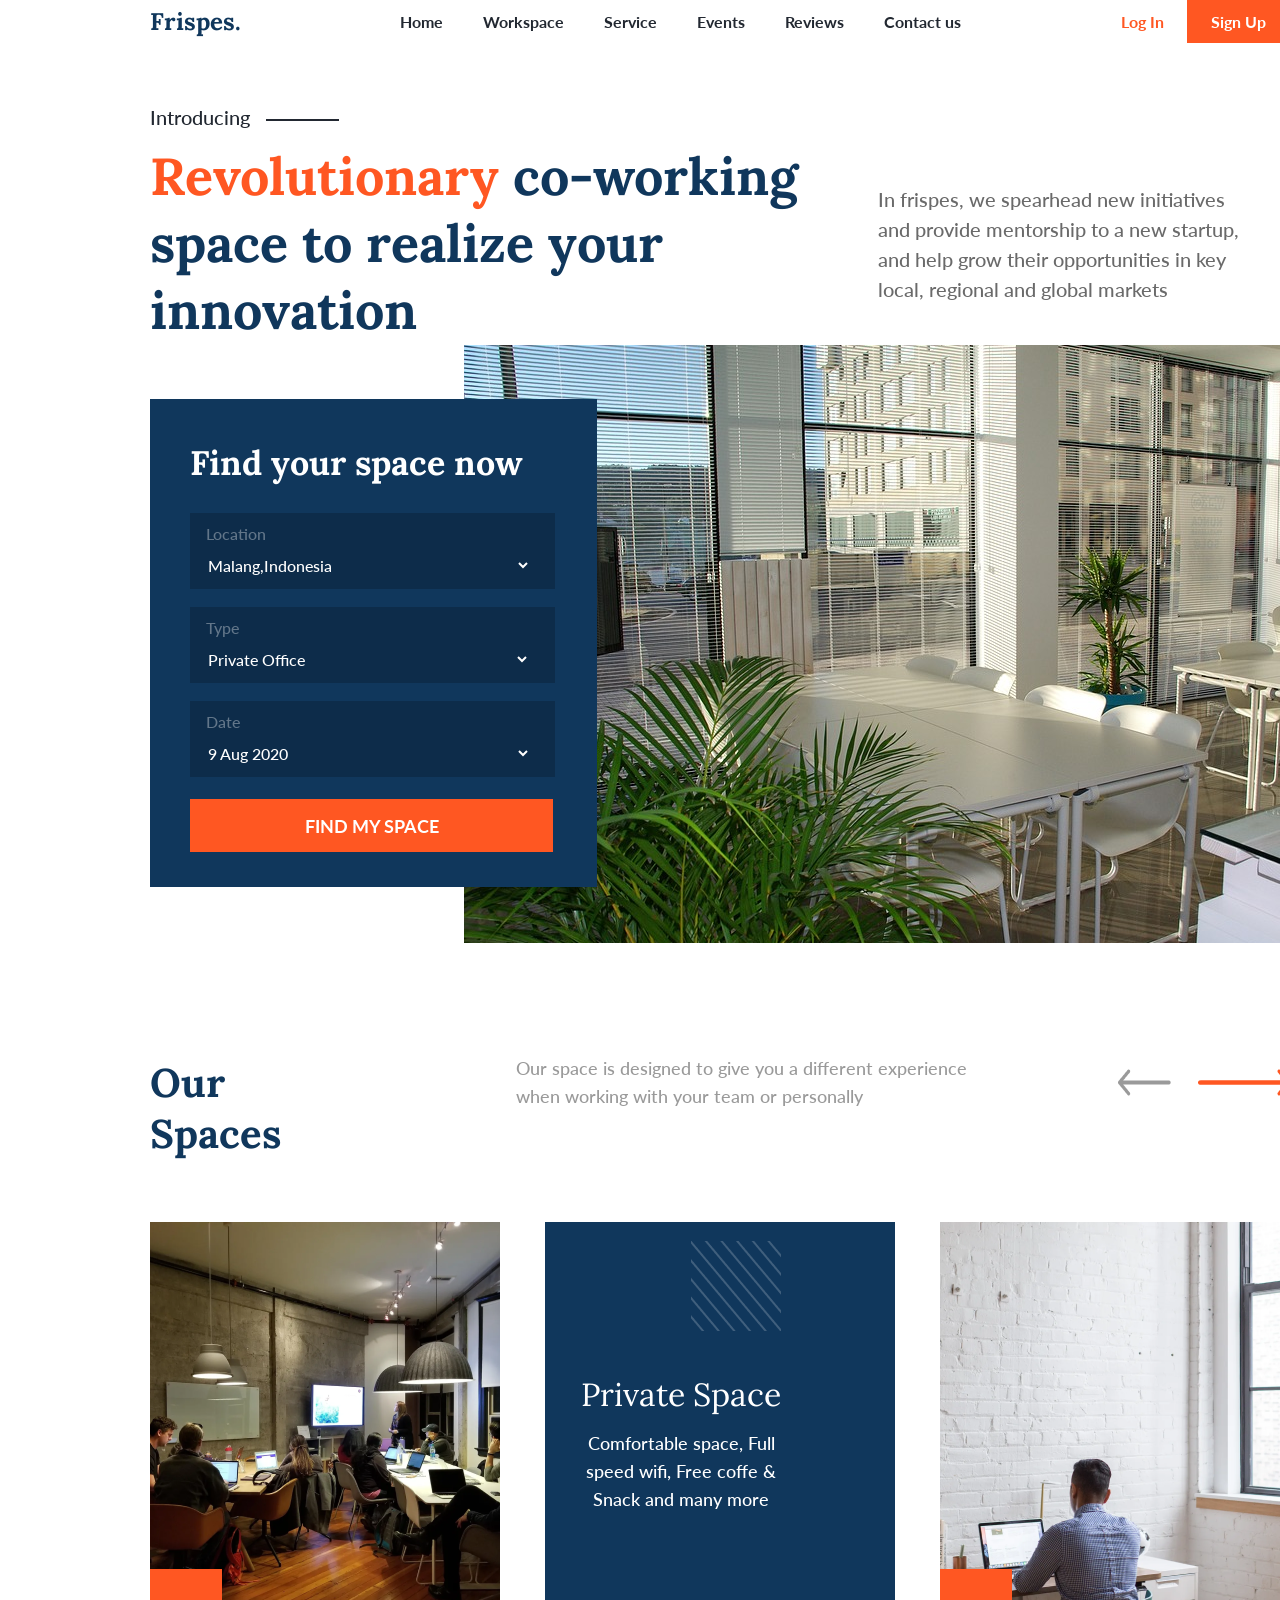
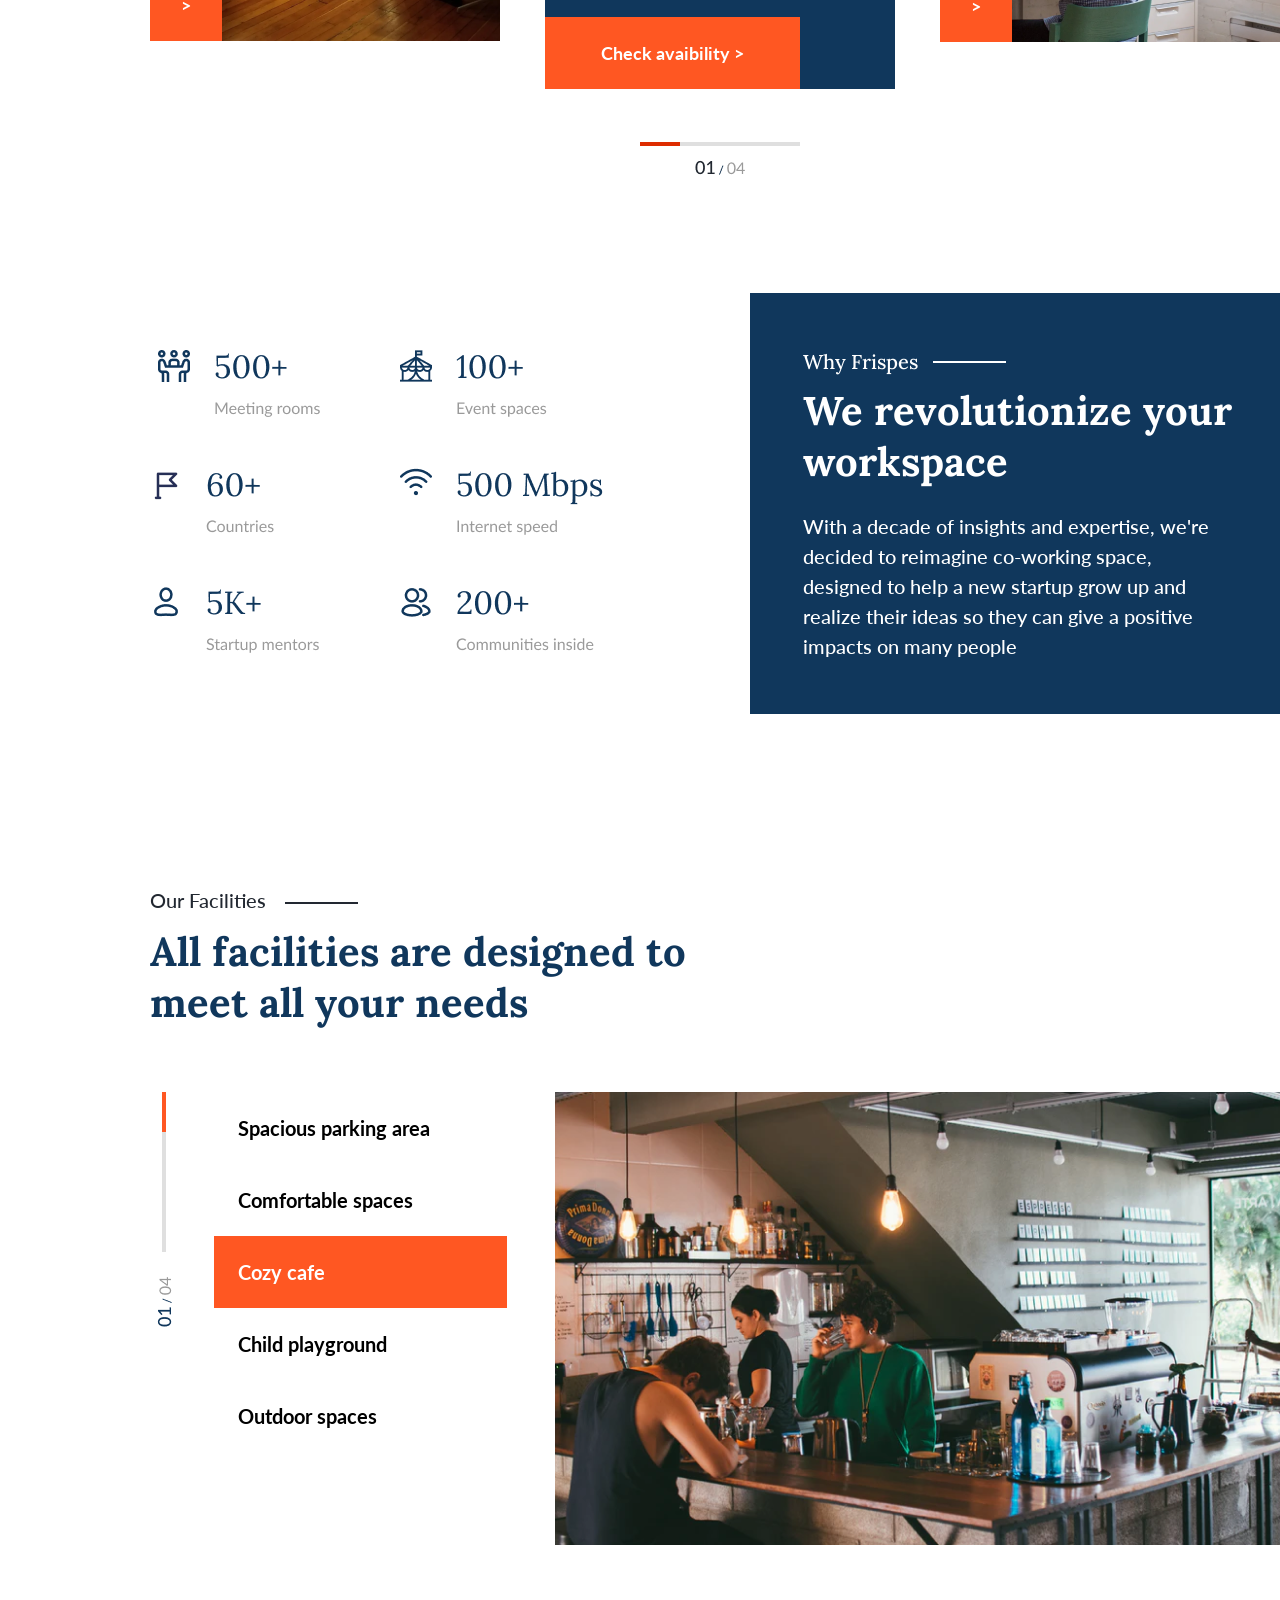
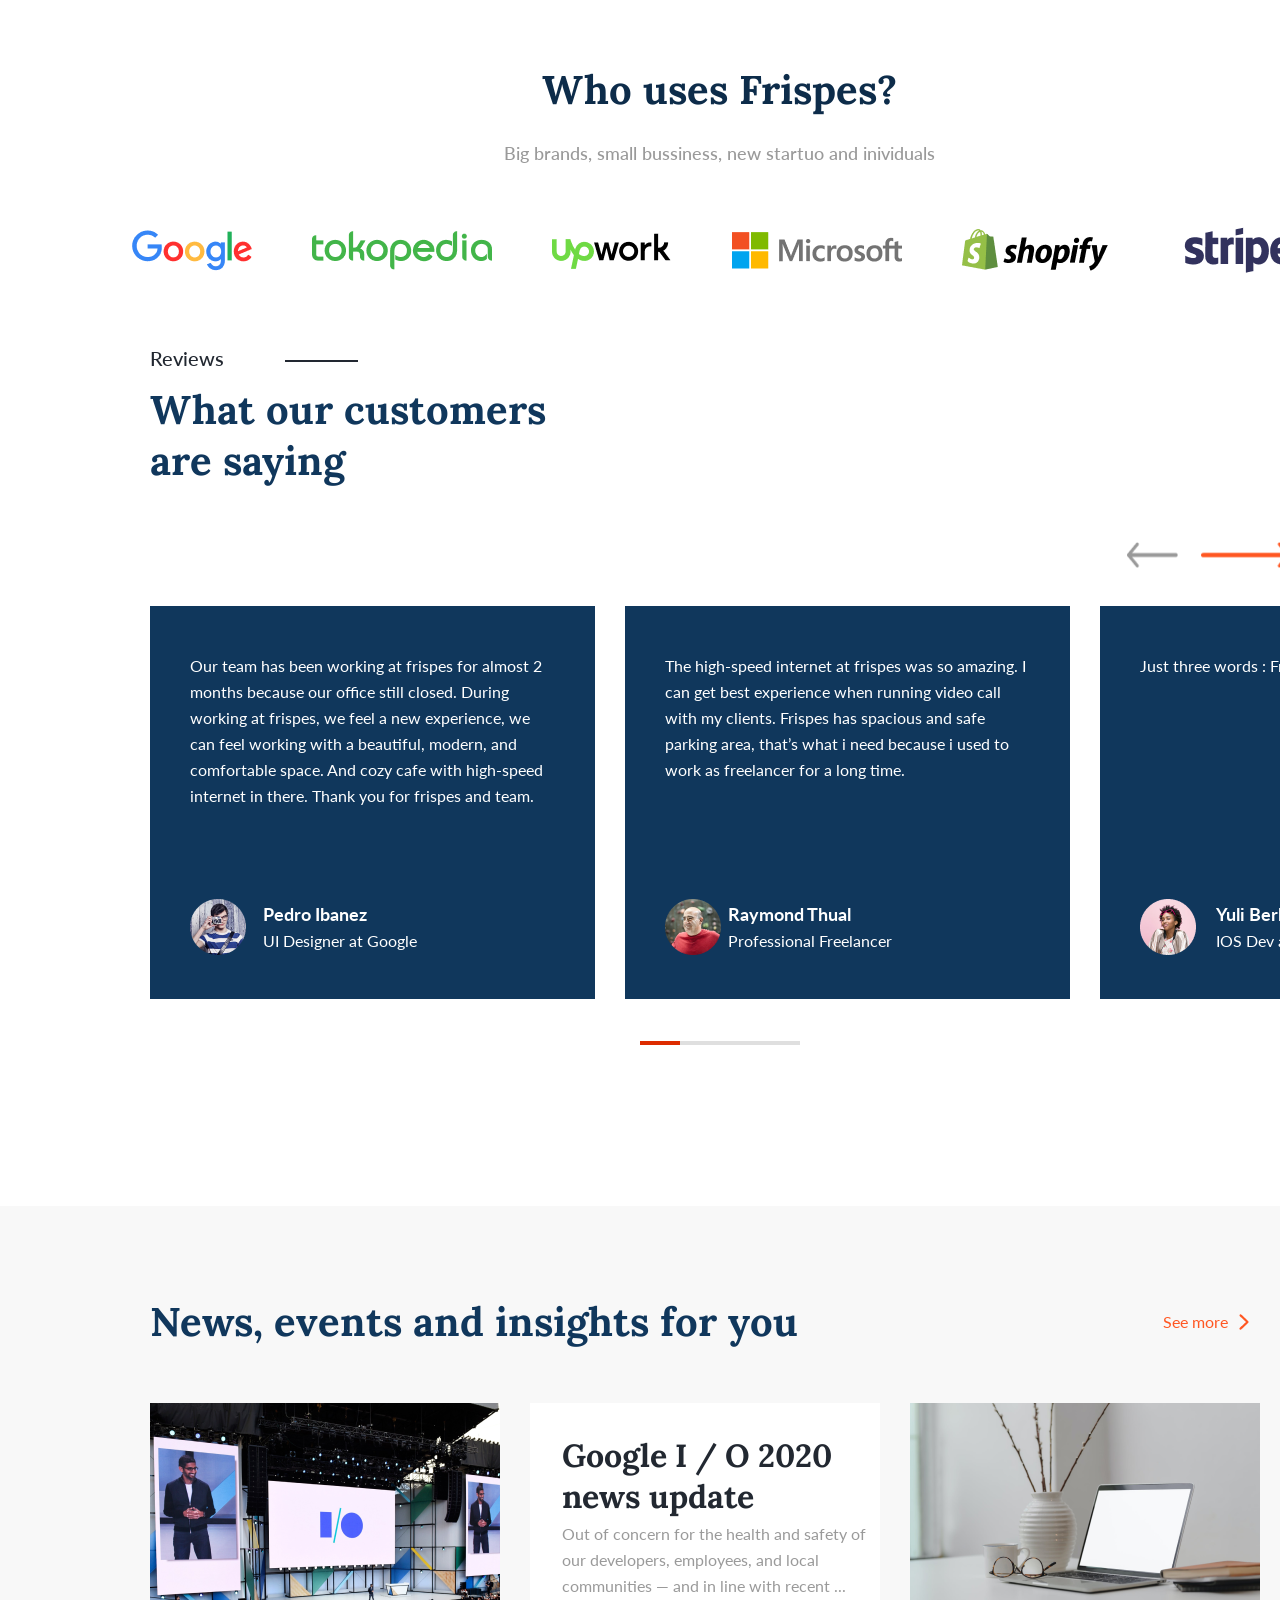
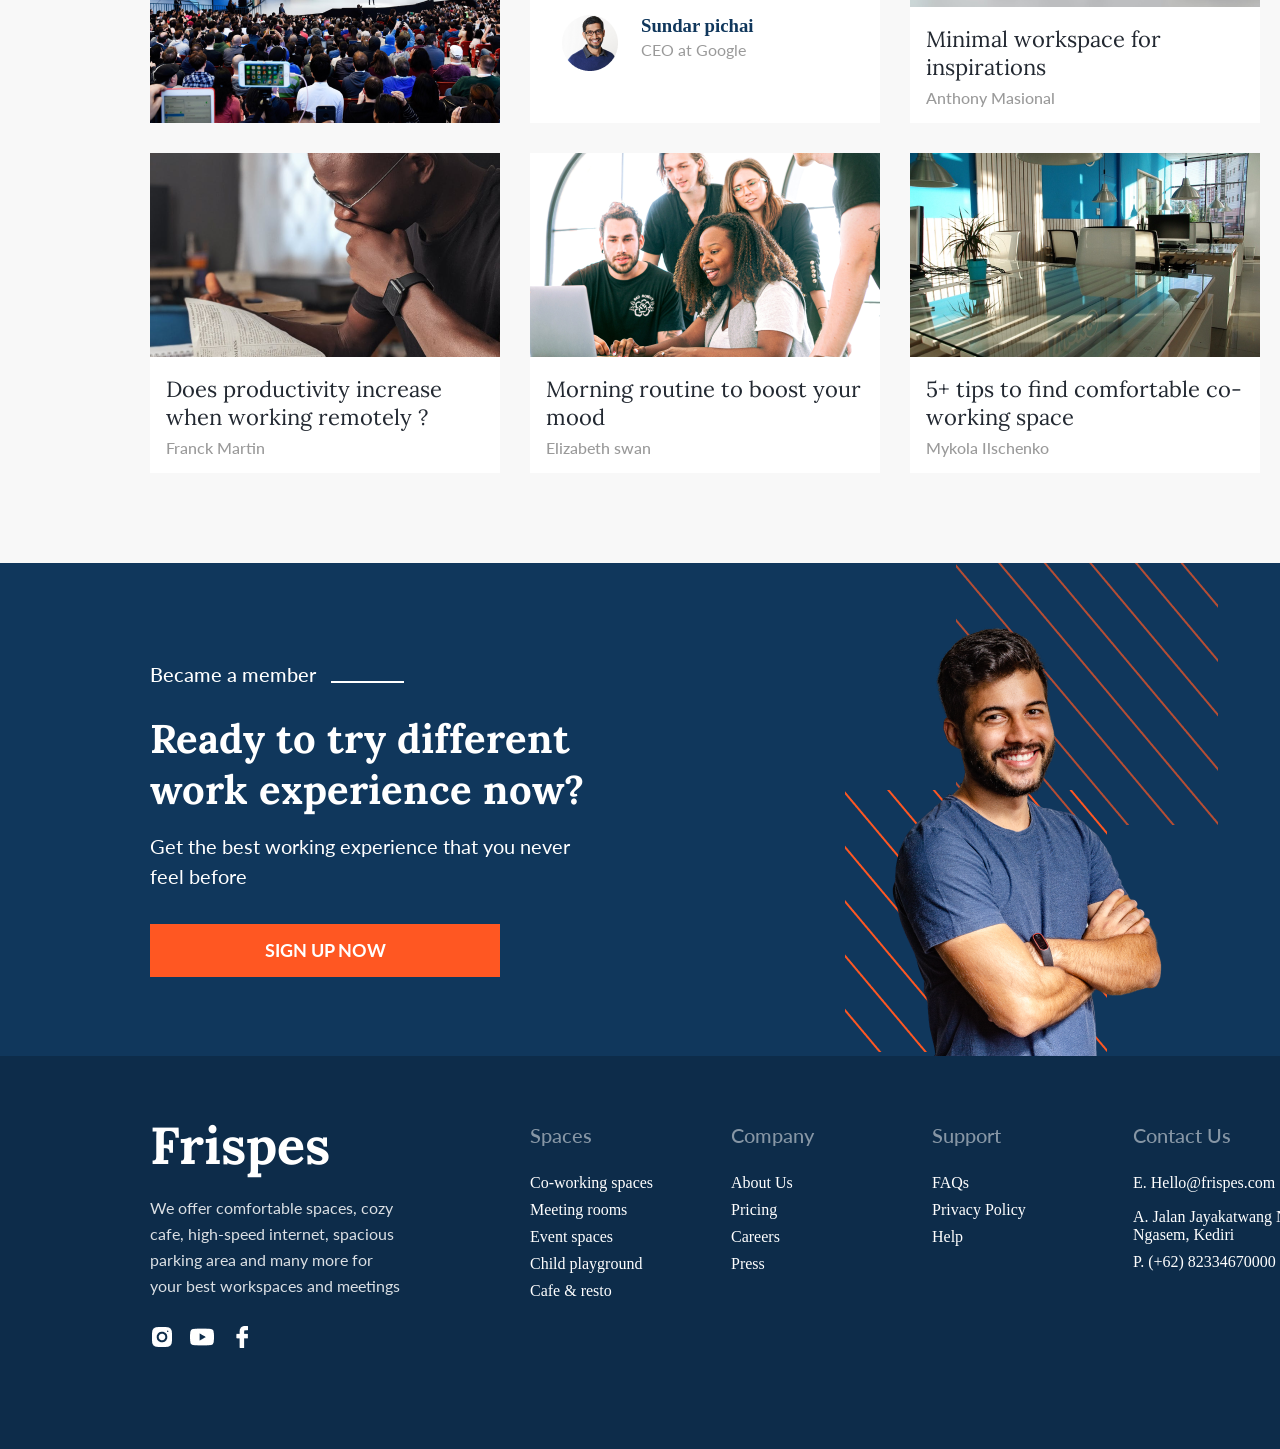
<file: Frispes - One Page/figma.html>
<!DOCTYPE html>
<html lang="en">

<head>
  <meta charset="UTF-8" />
  <meta http-equiv="X-UA-Compatible" content="IE=edge" />
  <meta name="viewport" content="width=device-width, initial-scale=1.0" />
  <link rel="preconnect" href="https://fonts.gstatic.com" />

  <link rel="preconnect" href="https://fonts.gstatic.com" />
  <!-- google font links -->
  <link href="https://fonts.googleapis.com/css2?family=Lato:wght@100;300;400;700;900&display=swap" rel="stylesheet" />
  <link href="https://fonts.googleapis.com/css2?family=Lora:wght@400;500;600;700&display=swap" rel="stylesheet" />
  <!-- css links -->
  <link rel="stylesheet" href="./css/style.css" />
  <link rel="stylesheet" href="./css/common.css" />
  <title>Frispes</title>
</head>

<body>
  <!-- header start -->
  <header>
    <div class="header-top">
      <div class="container">
        <div class="row">
          <div class="logo">Frispes.</div>
          <div class="navbar">
            <ul>
              <li>Home</li>
              <li>Workspace</li>
              <li>Service</li>
              <li>Events</li>
              <li>Reviews</li>
              <li>Contact us</li>
            </ul>
          </div>
          <div class="register">
            <div class="log-in">Log In</div>
            <div class="sign-up">Sign Up</div>
          </div>
        </div>
      </div>
    </div>

    <!-- introduction text -->
    <div class="intro">
      <div class="container">
        <div class="row">
          <div class="intro-row">
            <div class="intro-text">
              <p>Introducing</p>
            </div>
            <div class="intro-line"></div>
          </div>
        </div>
      </div>
    </div>

    <div class="intro-content">
      <div class="container">
        <div class="row">
          <div class="intro-content-row">
            <div class="intro-title">
              <h1>
                Revolutionary
                <span> co-working space to realize your innovation</span>
              </h1>
            </div>
            <div class="intro-subtitle">
              <p>
                In frispes, we spearhead new initiatives and provide
                mentorship to a new startup, and help grow their opportunities
                in key local, regional and global markets
              </p>
            </div>
          </div>
        </div>
      </div>
    </div>

    <!--search form  -->
    <div class="search">
      <div class="container">
        <div class="row">
          <div class="search-row">
            <div class="search-form">
              <h1>Find your space now</h1>
              <form action="">
                <div class="form-item">
                  <label>Location</label><br />
                  <select name="location" id="location" style="padding: 8px 183px 8px 14px">
                    <option>Malang,Indonesia</option>
                    <option>Baku,Azerbaijan</option>
                  </select>
                </div>
                <br />

                <div class="form-item">
                  <label>Type</label><br />
                  <select name="type" id="type" style="padding: 8px 209px 8px 14px">
                    <option>Private Office</option>
                  </select>
                </div>
                <br />

                <div class="form-item">
                  <label>Date</label><br />
                  <select name="date" id="date" style="padding: 8px 226px 8px 14px">
                    <option>9 Aug 2020</option>
                    <option>1 Sep 2020</option>
                  </select>
                </div>
                <input type="submit" value="FIND MY SPACE" />
              </form>
            </div>
            <div class="slider">
              <img src="./img/image-slider.png" alt="" />
            </div>
          </div>
        </div>
      </div>
    </div>
  </header>
  <!-- header end -->


  <!-- main start -->
  <main>
    <!-- our spaces header -->
    <div class="our-spaces-header">
      <div class="container">
        <div class="row">
          <div class="title">Our Spaces</div>
          <div class="subtitle">
            Our space is designed to give you a different experience when
            working with your team or personally
          </div>
          <div class="nav">
            <img src="./img/spaces-nav1.png" alt="" style="padding-right: 23.31px;" />
            <img src="./img/spaces-nav2.png" alt="" />
          </div>
        </div>
      </div>
    </div>

    <!-- our spaces main -->
    <div class="our-spaces-main">
      <div class="container">
        <div class="row" style="align-items: initial">
          <div class="our-spaces-item">
            <img src="./img/space-1.png" alt="" />
            <button class="next">></button>
            <!-- <img src="./img/next.png" alt="" class="next-vector"> -->
          </div>

          <div class="our-spaces-item-center">
            <div class="text">
              <h1>Private Space</h1>
              <p>Comfortable space, Full speed wifi, Free coffe & Snack
                and many more</p>
            </div>
            <img src="./img/space-2.png" alt="" />
            <img src="./img/vector-space.png" alt="" class="img-vector" />
            <button class="next">Check avaibility ></button>
          </div>

          <div class="our-spaces-item">
            <img src="./img/space-3.png" alt="" />
            <button class="next" style="height: 73px">></button>
          </div>
        </div>
      </div>

      <div class="our-spaces-main-nav">
        <div class="container">
          <div class="row" style="justify-content: center; margin: 53px 0">
            <img src="./img/spaces-nav.png" alt="" />
          </div>
        </div>
      </div>
    </div>

    <!-- why frispes -->
    <div class="why-frispes">
      <div class="container">
        <div class="row">
          <div class="our-support">
            <div class="item"><img src="./img/Meeting Room.png" alt=""></div>
            <div class="item"><img src="./img/Event Spaces.png" alt=""></div>
            <div class="item"><img src="./img/Countries.png" alt=""></div>
            <div class="item"><img src="./img/Internet speed.png" alt=""></div>
            <div class="item"><img src="./img/Mentors.png" alt=""></div>
            <div class="item"><img src="./img/Communities.png" alt=""></div>
          </div>
          <div class="why-frispes-right">
            <div class="why-frispes-content">
              <div class="why-frispes-content-head">
                <div class="text">Why Frispes</div>
                <div class="line"></div>
              </div>
              <h1>We revolutionize your workspace</h1>
              <p>
                With a decade of insights and expertise, we're decided to
                reimagine co-working space, designed to help a new startup
                grow up and realize their ideas so they can give a positive
                impacts on many people
              </p>
            </div>
          </div>
        </div>
      </div>
    </div>

    <!-- our facilities -->
    <div class="facilities">
      <div class="container">
        <div class="row" style="display: block;">
          <div class="facilities-row">
            <div class="facilities-text">
              <p>Our Facilities</p>
            </div>
            <div class="facilities-line"></div>
          </div>
          <h1>All facilities are designed to meet all your needs</h1>
        </div>
      </div>
    </div>

    <div class="facilities-content">
      <div class="container">
        <div class="row">
          <div class="facilities-content-row">
            <div class="slider-indicator">
              <img src="./img/Slider indicator.png" alt="">

            </div>
            <div class="facilities-tabs">
              <ul>
                <li>Spacious parking area</li>
                <li>Comfortable spaces</li>
                <li class="cozy-cafe">Cozy cafe</li>
                <li>Child playground</li>
                <li>Outdoor spaces</li>
              </ul>
            </div>
            <div class="facilites-img">
              <img src="./img/Rectangle 17.png" alt="">
            </div>
          </div>
        </div>
      </div>
    </div>


    <!-- Who uses Frispes? -->
    <div class="uses-frispes">
      <div class="container" style="width: 1175.53px;">
        <h1>Who uses Frispes?</h1>
        <p>Big brands, small bussiness, new startuo and inividuals</p>
        <div class="brends">
          <img src="./img/google.png" alt="">
          <img src="./img/tokopedia.png" alt="">
          <img src="./img/upwork.png" alt="">
          <img src="./img/microsoft.png" alt="">
          <img src="./img/shopify.png" alt="">
          <img src="./img/stripe.png" alt="" style="padding: 0;">
        </div>
      </div>
    </div>


    <!-- reviews -->
    <div class="reviews">
      <div class="container">
        <div class="row" style="display: block;">
          <div class="reviews-row">
            <div class="reviews-text">
              <p>Reviews</p>
            </div>
            <div class="reviews-line"></div>
          </div>
          <h1>What our customers are saying</h1>
          <div class="nav-reviews">
            <img src="./img/spaces-nav1.png" alt="" style="padding-right: 23.31px;" />
            <img src="./img/spaces-nav2.png" alt="" />
          </div>
        </div>
      </div>
    </div>
    <!-- customer saying -->
    <div class="customer-saying">
      <div class="container">
        <div class="row">
          <div class="customer-saying-row">
            <!-- comment start -->
            <div class="comment">

              <p class="customer-comment">Our team has been working at frispes for almost 2 months because our office
                still closed. During working at frispes, we feel a new experience, we can feel working with a beautiful,
                modern, and comfortable space. And cozy cafe with high-speed internet in there. Thank you for frispes
                and team.</p>
              <div class="customer">
                <img src="./img/Ellipse 1.png" alt="">
                <div class="customer-info">
                  <h3>Pedro Ibanez</h3>
                  <p>UI Designer at Google</p>
                </div>
              </div>
            </div>
            <!-- comment end -->
            <div class="comment">

              <p class="customer-comment">The high-speed internet at frispes was so amazing. I can get best experience
                when running video call with my clients. Frispes has spacious and safe parking area, that’s what i need
                because i used to work as freelancer for a long time.</p>
              <div class="customer">
                <img src="./img/Ellipse 2.png" alt="">
                <div class="customer-info">
                  <h3>Raymond Thual</h3>
                  <p> Professional Freelancer</p>
                </div>
              </div>
            </div>

            <div class="comment">

              <p class="customer-comment">Just three words : Frispes is Awesome!</p>
              <div class="customer">
                <img src="./img/Ellipse 3.png" alt="">
                <div class="customer-info">
                  <h3>Yuli Berlian</h3>
                  <p>IOS Dev at Tokopedia</p>
                </div>
              </div>
            </div>
          </div>


        </div>
        <div class="scroll-nav">
          <img src="./img/Indicator.png" alt="">
        </div>
      </div>

    </div>
    </div>


    <!-- <div class="help-center">
      <div class="container">
        <div class="row">
          <div class="help-center-row">
            <div class="help-center-heading">
              <h1>Find the answers to anything you need in our Help Center</h1>
            </div>

            <div class="help-center-content">
              <div class="item"></div>
              <div class="item"></div>
              <div class="item" style="margin-right: 0;"></div>
            </div>
          </div>
        </div>
      </div>
    </div> -->
    
    <!-- news -->
    <div class="news">
      <div class="container">
        <div class="row">
          <div class="news-row">
            <div class="news-heading">
              <h1>News, events and insights for you</h1>
              <div class="see-more">
                <h4>See more</h4>
                <img src="./img/chevron down.png" alt="">
              </div>
            </div>
            <div class="news-content">
              <div class="item"><img src="./img/news1.png" style="width: auto; height: auto;" alt=""></div>
              <div class="item" style="padding: 32px; box-sizing: border-box;">
                <h1>Google I / O 2020 news update</h1>
                <p>Out of concern for the health and safety of our developers, employees, and local communities — and in
                  line with recent ...</p>
                <div class="person">
                  <img src="./img/news-person.png" alt="">
                  <div class="person-info">
                    <h3>Sundar pichai</h3>
                    <p>CEO at Google</p>
                  </div>
                </div>
              </div>

              <div class="item">
                <img src="./img/news3.png" alt="">
                <div class="item-content">
                  <h1>Minimal workspace for inspirations</h1>
                  <h4>Anthony Masional</h4>
                </div>
              </div>
              <div class="item">
                <img src="./img/news4.png" alt="">
                <div class="item-content">
                  <h1>Does productivity increase when working remotely ? </h1>
                  <h4>Franck Martin</h4>
                </div>
              </div>
              <div class="item">
                <img src="./img/news5.png" alt="">
                <div class="item-content">
                  <h1>Morning routine to boost your mood</h1>
                  <h4>Elizabeth swan</h4>
                </div>
              </div>
              <div class="item">
                <img src="./img/news6.png" alt="">
                <div class="item-content">
                  <h1>5+ tips to find comfortable co-working space</h1>
                  <h4>Mykola Ilschenko</h4>
                </div>
              </div>
            </div>
          </div>
        </div>
      </div>
    </div>
<!-- to member -->

    <div class="to-member">
      <div class="container">
        <div class="row">
          <div class="to-member-row">
            <div class="sign-up">
              <div class="review">
                <h1>Became a member</h1>
                <div class="line"></div>
              </div>
              <h1>Ready to try different work experience now?</h1>
              <p>Get the best working experience that you never feel before</p>
              <button class="sign-up-now">
                SIGN UP NOW
              </button>
            </div>
            <div class="person">
              <div class="person-photo">
                <img src="./img/person-photo.png" alt="">
              </div>
              <div class="person-bg">
                <img src="./img/Pattern.png" alt="">
              </div>
            </div>
          </div>
        </div>
      </div>
    </div>
  </main>
  <!-- main end -->



  <!-- footer start -->
  <footer>
    <div class="container">
      <div class="row">
        <div class="footer-container">
          <div class="footer-item" style="height: 235px;width: 255px; margin-right: 125px;">
            <div class="footer-logo">Frispes</div>
            <p>
              We offer comfortable spaces, cozy cafe, high-speed internet, spacious parking area and many more for your
              best workspaces and meetings
            </p>
            <div class="social">
              <img src="./img/Instagram (filled).png" alt="">
              <img src="./img/YouTube.png" alt="">
              <img src="./img/Facebook.png" alt="">
            </div>
          </div>
          <div class="footer-item" style="      height: 220px;
          width: 133px;
          ">
            <h1>Spaces</h1>
            <li>Co-working spaces</li>
            <li>Meeting rooms</li>
            <li>Event spaces</li>
            <li>Child playground</li>
            <li>Cafe & resto</li>
          </div>
          <div class="footer-item">
            <h1>Company</h1>
            <li>About Us</li>
            <li>Pricing </li>
            <li>Careers </li>
            <li>Press </li>
          </div>
          <div class="footer-item">
            <h1>Support</h1>
            <li>FAQs</li>
            <li>Privacy Policy</li>
            <li>Help </li>
          </div>
          <div class="footer-item" style="
          width: 212px;">
            <h1>Contact Us</h1>
            <li style="margin-bottom: 16px;">E. Hello@frispes.com</li>
            <li>A. Jalan Jayakatwang No.301
              Ngasem, Kediri</li>
            <li>P. (+62) 82334670000</li>

          </div>
        </div>



      </div>
    </div>
  </footer>
  <!-- footer end -->
</body>

</html>
</file>
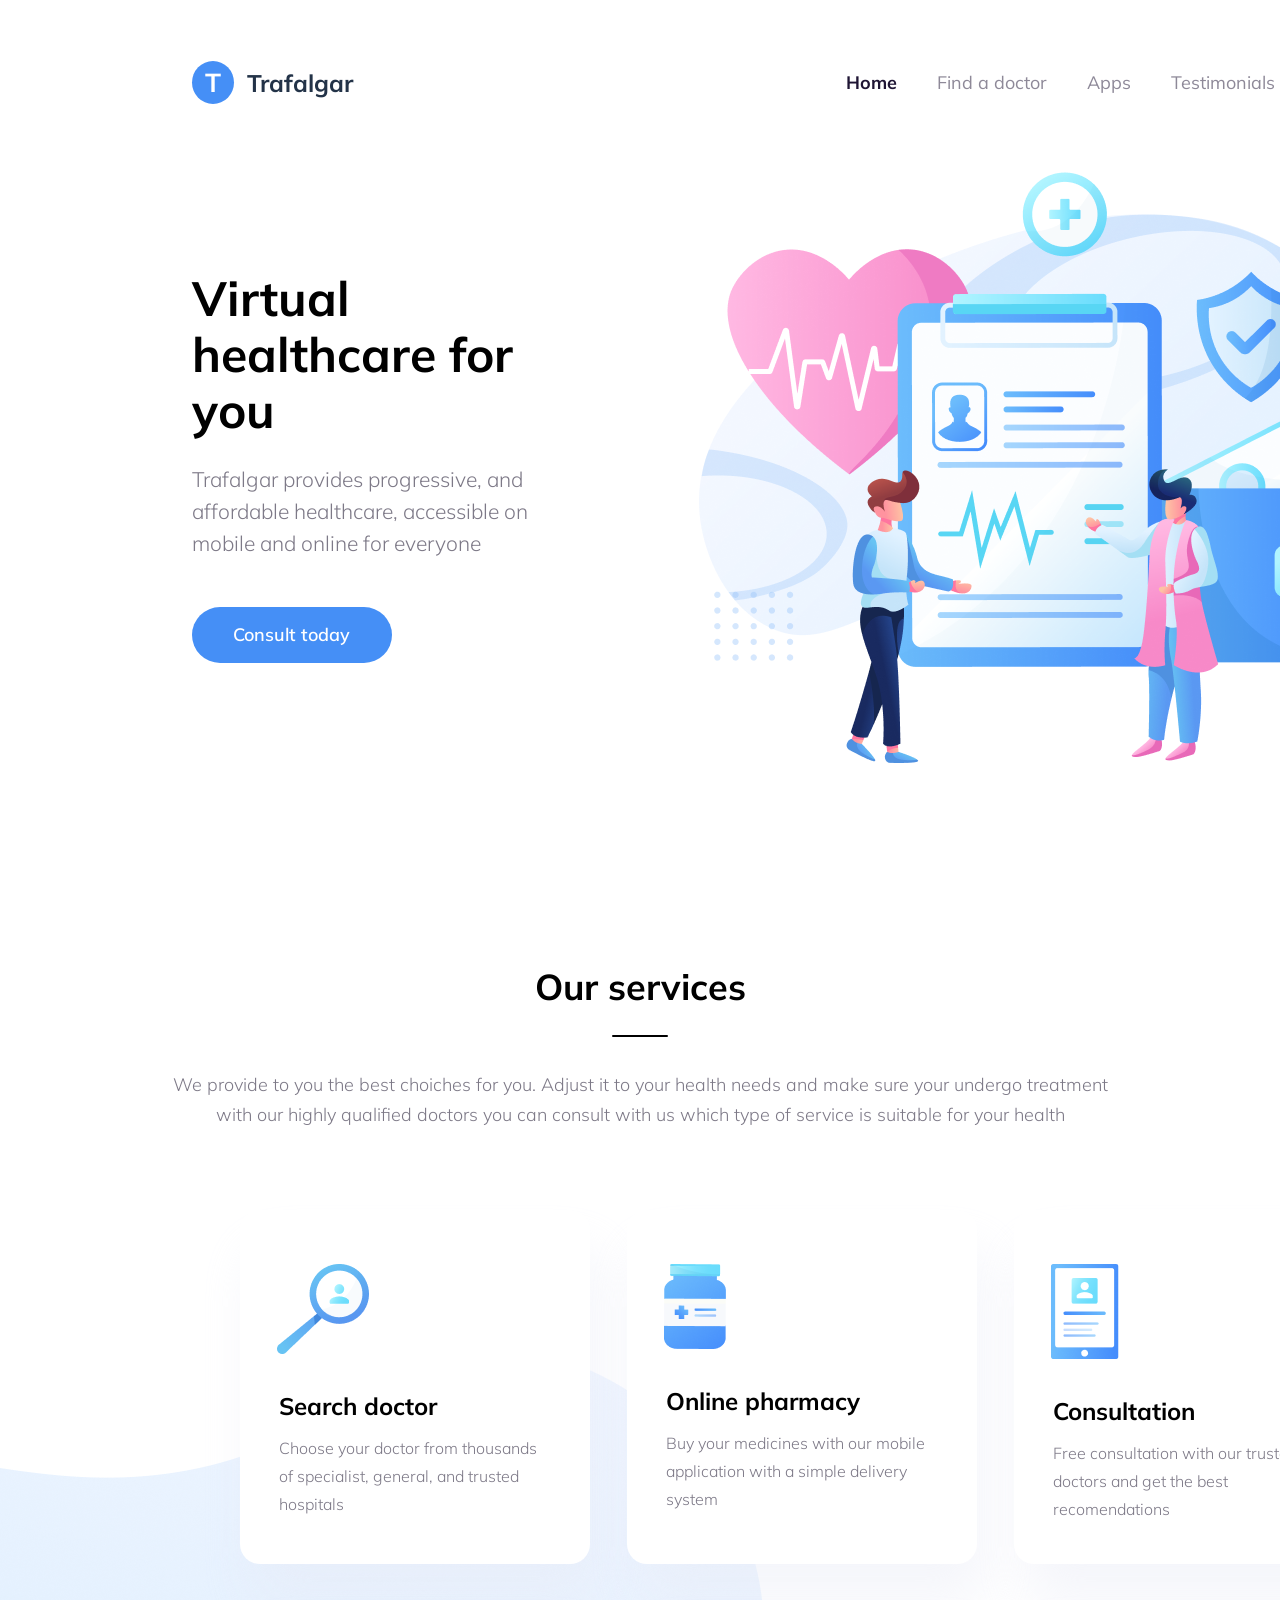
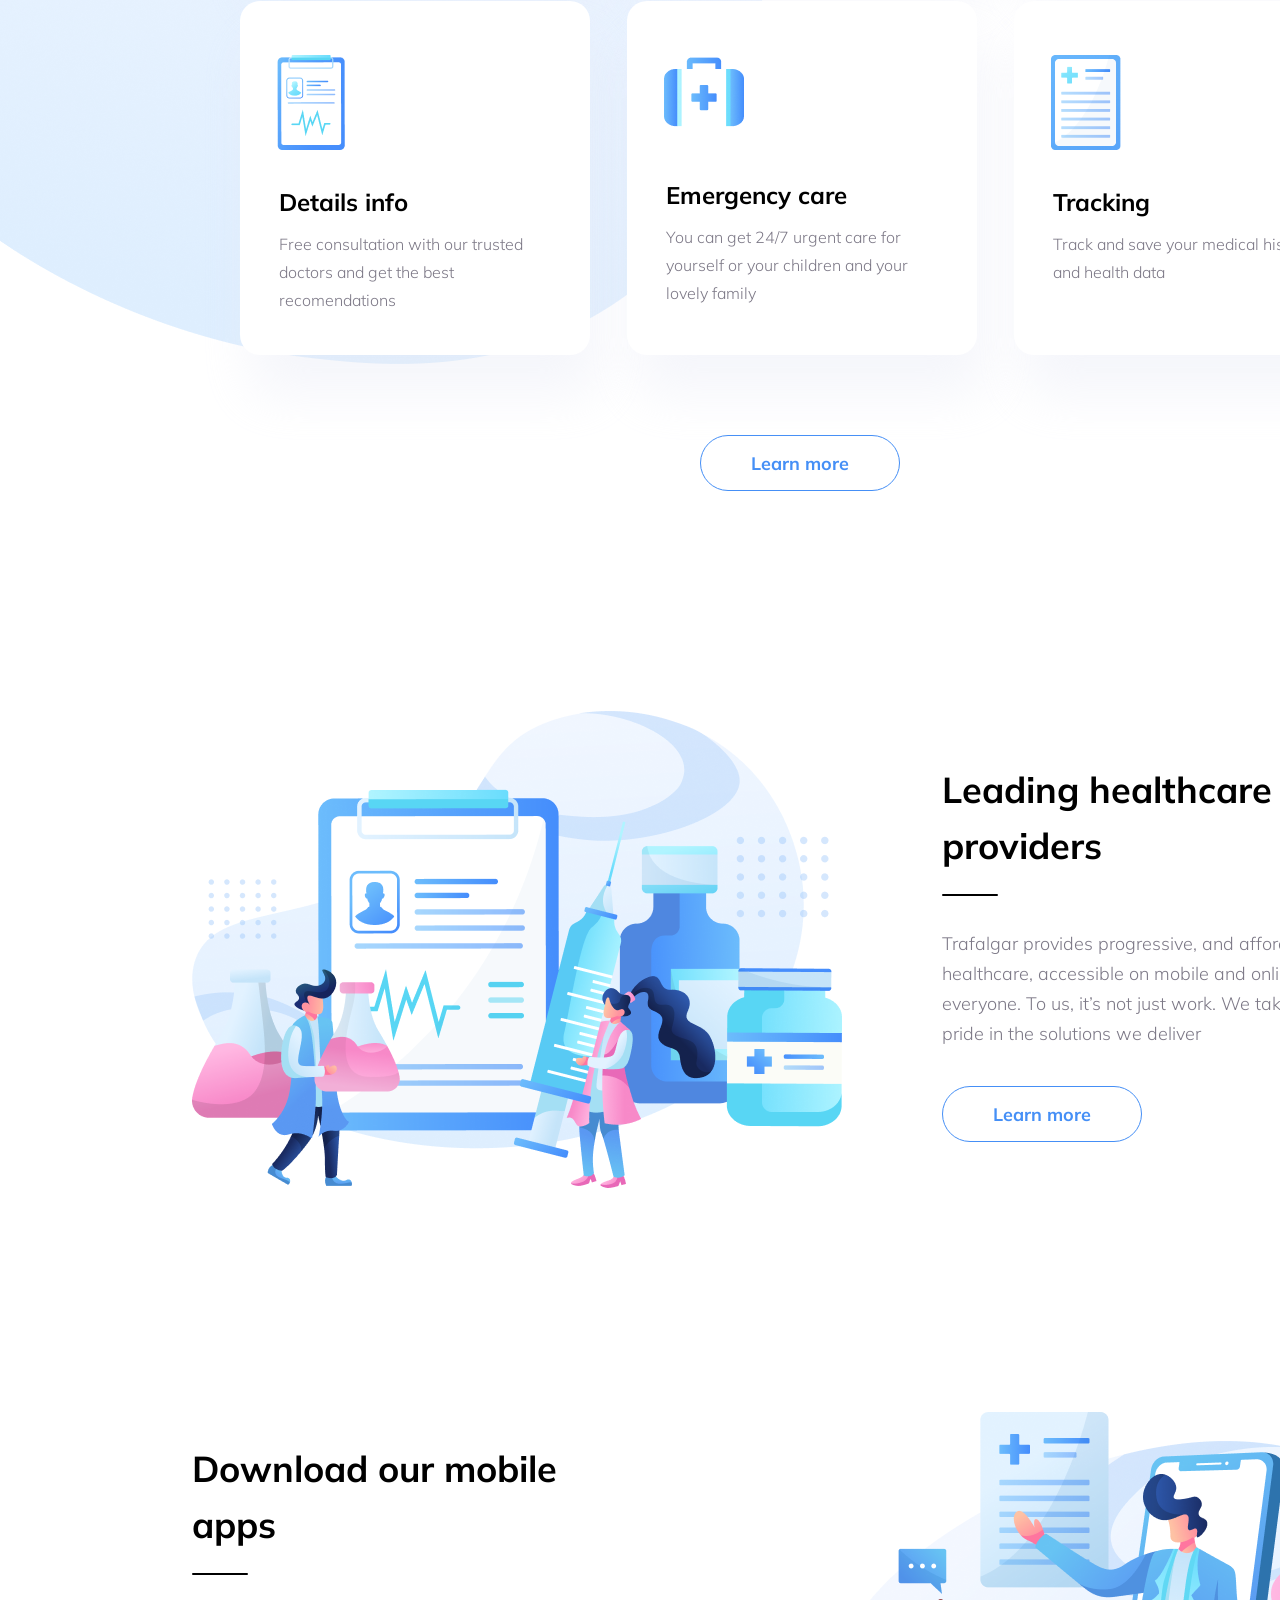
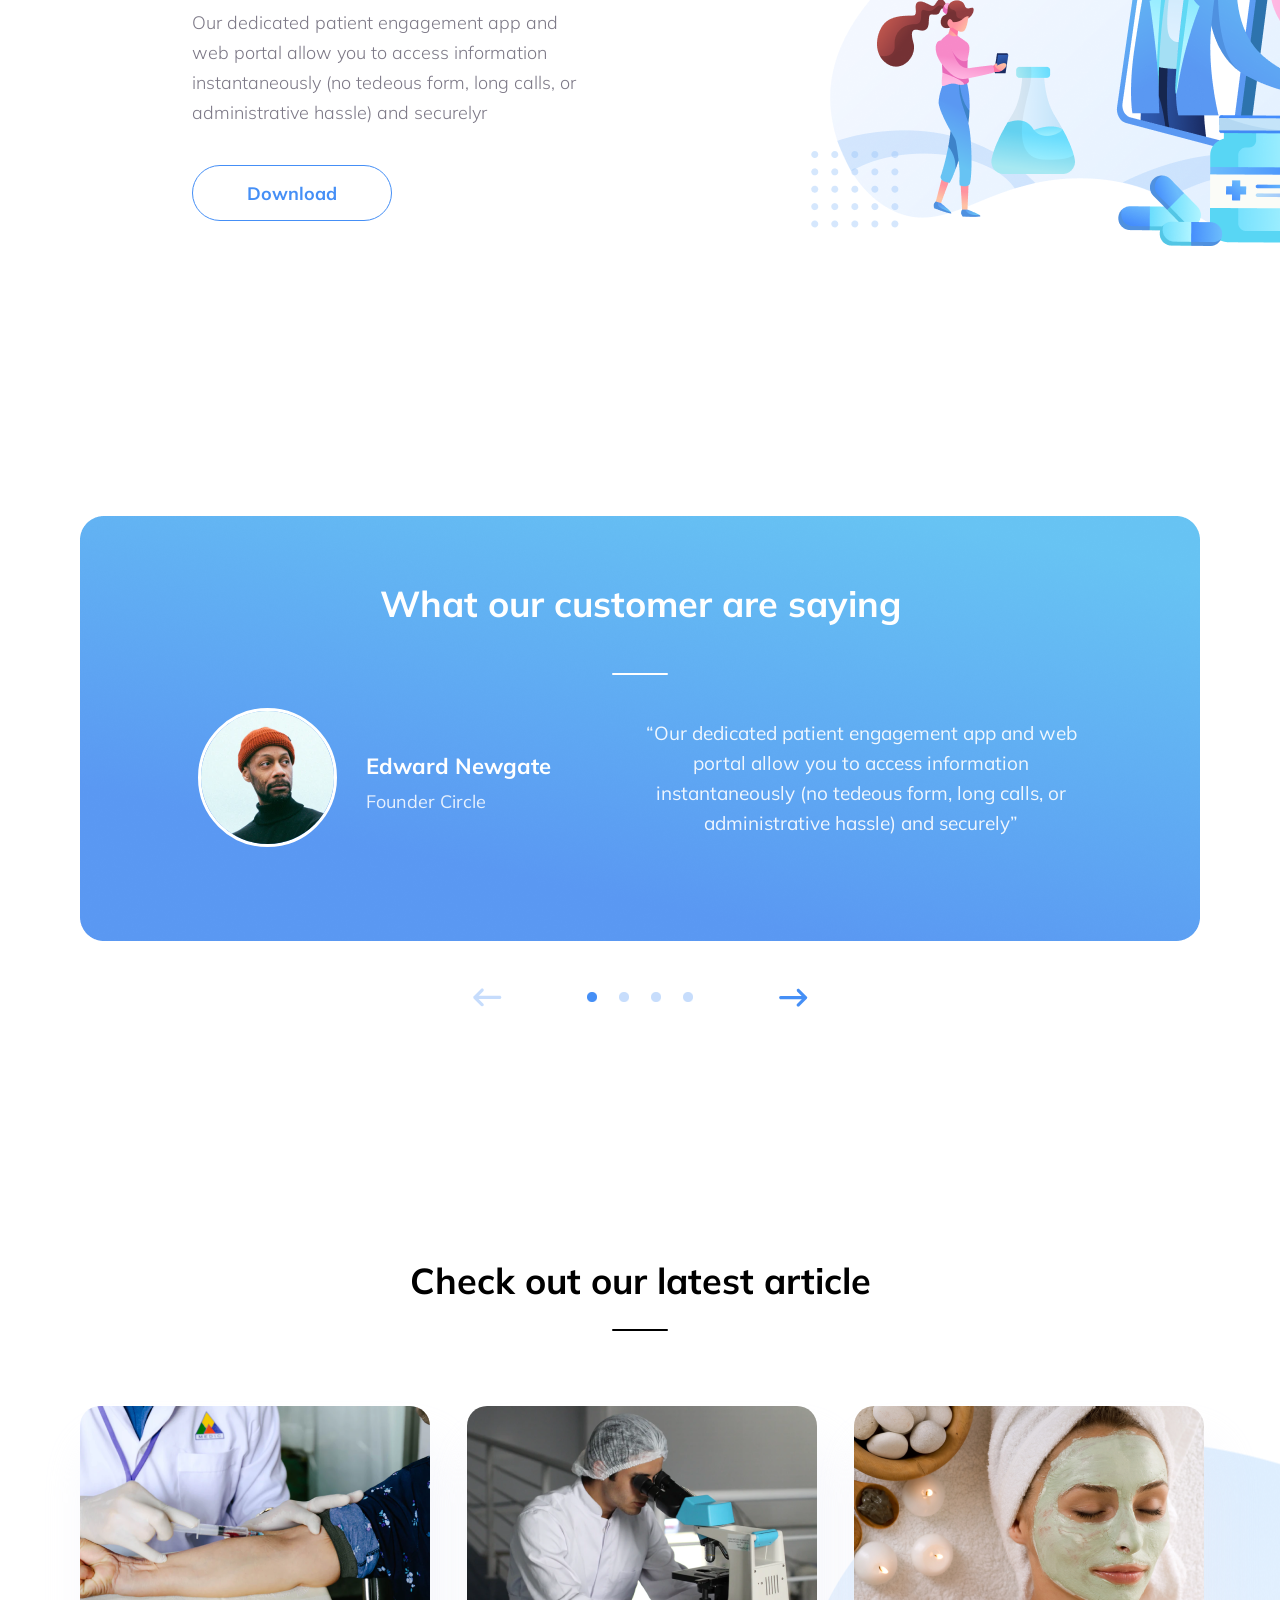
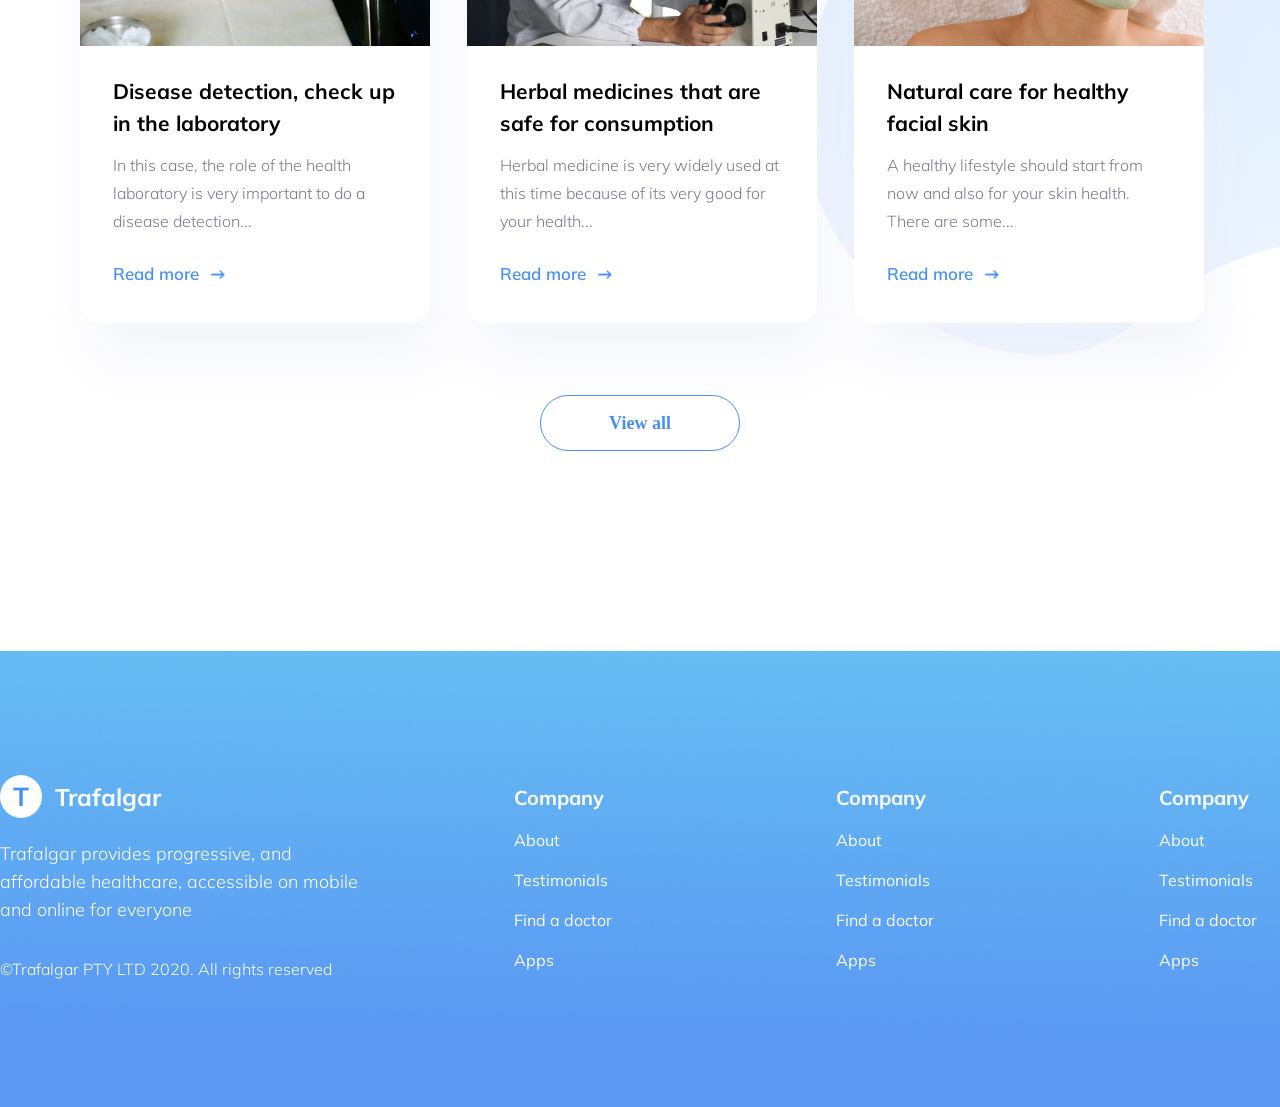
<file: Trafalgar - One Page/figma.html>
<!DOCTYPE html>
<html lang="en">

<head>
  <meta charset="UTF-8" />
  <meta http-equiv="X-UA-Compatible" content="IE=edge" />
  <meta name="viewport" content="width=device-width, initial-scale=1.0" />
  <link rel="stylesheet" href="./css/figma.css" />
  <link rel="stylesheet" href="./css/common.css" />
  <title>Trafalgar</title>
</head>

<body>
  <!-- topbar section -->
  <section>
    <div class="topbar">
      <div class="topbar-container">
        <!-- logo -->
        <div class="logo">
          <div class="t-logo">
            <h6>T</h6>
          </div>
          <p>Trafalgar</p>
        </div>
        <!-- navbar -->
        <div class="navbar">
          <ul>
            <li style="font-weight: 700; opacity: 100%">Home</li>
            <li>Find a doctor</li>
            <li>Apps</li>
            <li>Testimonials</li>
            <li>About us</li>
          </ul>
        </div>
      </div>
    </div>
  </section>
  <!-- healthcare section -->
  <section>
    <div class="healthcare">
      <div class="healthcare-container">
        <div class="col-5">
          <div class="healthcare-content">
            <h1>Virtual healthcare for you</h1>
            <p>
              Trafalgar provides progressive, and affordable healthcare,
              accessible on mobile and online for everyone
            </p>
            <div class="button">
              <p>Consult today</p>
            </div>
          </div>
        </div>
        <div class="col-7">
          <div class="healthcare-img">
            <img src="./img/trafalgar-header illustration 1.png" alt="" />
          </div>
        </div>
      </div>
    </div>
  </section>
  <!-- services section -->
  <section>
    <div class="services-header">
      <h1>Our services</h1>
      <div class="line"></div>
      <p>
        We provide to you the best choiches for you. Adjust it to your health
        needs and make sure your undergo treatment with our highly qualified
        doctors you can consult with us which type of service is suitable for
        your health
      </p>
    </div>
    <div class="services">
      <div class="services-container">
        <!-- service item -->
        <div class="service-item">
          <img src="./img/search.png" alt="">
          <h1>Search doctor</h1>
          <p>
            Choose your doctor from thousands of specialist, general, and
            trusted hospitals
          </p>
        </div>
        <div class="service-item">
          <img src="./img/pharmacy.png" alt="">

          <h1>Online pharmacy </h1>
          <p>
            Buy your medicines with our mobile application with a simple delivery system
          </p>
        </div>
        <div class="service-item">
          <img src="./img/consultation.png" alt="">

          <h1>Consultation</h1>
          <p>
            Free consultation with our trusted doctors and get the best recomendations
          </p>
        </div>
        <div class="service-item">
          <img src="./img/details.png" alt="">

          <h1>Details info</h1>
          <p>
            Free consultation with our trusted doctors and get the best recomendations
          </p>
        </div>
        <div class="service-item">
          <img src="./img/emergency.png" alt="" style="padding: 54px 0 36px 37px">

          <h1>Emergency care</h1>
          <p>
            You can get 24/7 urgent care for yourself or your children and your
            lovely family
          </p>
        </div>
        <div class="service-item">
          <img src="./img/tracking.png" alt="">

          <h1>Tracking</h1>
          <p>
            Track and save your medical history and health data
          </p>
        </div>
      </div>
      <div class="learn-more-btn">
        <p>Learn more</p>
      </div>
    </div>
  </section>

  <!-- leading healthcare section  -->
  <section>
    <div class="leading-healthcare">
      <div class="leading-healthcare-container">
        <div class="col-6" style="margin-right: 142px">
          <img src="./img/leading-healthcare.png" alt="" />
        </div>
        <div class="col-6">
          <div class="leading-healthcare-content">
            <h1>Leading healthcare providers</h1>
            <div class="left-line"></div>
            <p>
              Trafalgar provides progressive, and affordable healthcare,
              accessible on mobile and online for everyone. To us, it’s not
              just work. We take pride in the solutions we deliver
            </p>
            <div class="learn-more-btn-2">
              <h2>Learn more</h2>
            </div>
          </div>
        </div>
      </div>
    </div>
  </section>

  <!-- download mobile app section -->
  <section>
    <div class="download-app">
      <div class="download-app-container">
        <div class="col-6">
          <div class="download-app-content">
            <h1>Download our mobile apps</h1>
            <div class="left-line"></div>
            <p>
              Our dedicated patient engagement app and web portal allow you to
              access information instantaneously (no tedeous form, long calls,
              or administrative hassle) and securelyr
            </p>
            <div class="learn-more-btn-2">
              <h2>Download</h2>
            </div>
          </div>
        </div>
        <div class="col-6" style="margin-right: 142px">
          <img src="./img/download-mobile-apps.png" alt="" />
        </div>
      </div>
    </div>
  </section>

  <!-- customer saying section -->
  <section>
    <div class="customer-saying">
      <div class="customer-saying-container">
        <h1>What our customer are saying</h1>
        <div class="customer-saying-line"></div>
        <div class="saying">
          <div class="col-6">
            <div class="person">
              <img src="./img/image 1.png" alt="" />
              <div class="name">
                <h2>Edward Newgate</h2>
                <p>Founder Circle</p>
              </div>
            </div>
          </div>
          <div class="col-6">
            <div class="saying-text">
              <p>
                “Our dedicated patient engagement app and web portal allow you
                to access information instantaneously (no tedeous form, long
                calls, or administrative hassle) and securely”
              </p>
            </div>
          </div>
        </div>
      </div>
      <div class="customer-saying-scroll-bar">
        <div class="left-arrow">
          <img src="./img/left-arrow.png" alt="" style="opacity: 0.3" />
        </div>
        <div class="circle">
          <img src="./img/circle.png" alt="" style="opacity: 1" />
          <img src="./img/circle.png" alt="" />
          <img src="./img/circle.png" alt="" />
          <img src="./img/circle.png" alt="" />
        </div>
        <div class="right-arrow">
          <img src="./img/right-arrow.png" alt="" />
        </div>
      </div>
    </div>
  </section>

  <!-- latest article section -->
  <section>
    <div class="latest-article-header">
      <h1>Check out our latest article</h1>
      <div class="line"></div>
    </div>
    <div class="latest-article">
      <div class="latest-article-container">
        <!-- article-item start -->
        <div class="article-item">
          <img src="./img/article-1.png" alt="" />
          <div class="article-item-content">
            <h1>Disease detection, check up in the laboratory</h1>
            <p>
              In this case, the role of the health laboratory is very
              important to do a disease detection...
            </p>
            <div class="read-more">
              <h2>Read more</h2>
              <img src="./img/right-arrow.png" alt="" />
            </div>
          </div>
        </div>
        <!-- article-item end -->

        <div class="article-item">
          <img src="./img/article-2.png" alt="" />
          <div class="article-item-content">
            <h1>Herbal medicines that are safe for consumption</h1>
            <p>
              Herbal medicine is very widely used at this time because of its
              very good for your health...
            </p>
            <div class="read-more">
              <h2>Read more</h2>
              <img src="./img/right-arrow.png" alt="" />
            </div>
          </div>
        </div>

        <div class="article-item">
          <img src="./img/article-3.png" alt="" />
          <div class="article-item-content">
            <h1>Natural care for healthy facial skin</h1>
            <p>
              A healthy lifestyle should start from now and also for your skin
              health. There are some...
            </p>
            <div class="read-more">
              <h2>Read more</h2>
              <img src="./img/right-arrow.png" alt="" />
            </div>
          </div>
        </div>
      </div>
      <div class="view-all-btn">
        <h2>View all</h2>
      </div>
    </div>
  </section>

  <!-- footer section -->
  <footer>
    <div class="footer-container">
      <div class="footer-item">
        <div class="footer-logo">
          <div class="footer-t-logo">
            <h6>T</h6>
          </div>
          <p>Trafalgar</p>
        </div>
        <h5>Trafalgar provides progressive, and affordable healthcare, accessible on mobile and online
          for everyone</h5>

        <h5 style="padding: 0;
                    font-size: 16px;
                    font-style: normal;
                    font-weight: 300;
                    line-height: 28px;
                    letter-spacing: 0em;
                    text-align: left;
                    ">©Trafalgar PTY LTD 2020. All rights reserved</h5>

      </div>
      <div class="footer-item">
        <h1>Company</h1>
        <li>About</li>
        <li>Testimonials</li>
        <li>Find a doctor</li>
        <li>Apps</li>
      </div>
      <div class="footer-item">
        <h1>Company</h1>
        <li>About</li>
        <li>Testimonials</li>
        <li>Find a doctor</li>
        <li>Apps</li>
      </div>
      <div class="footer-item">
        <h1>Company</h1>
        <li>About</li>
        <li>Testimonials</li>
        <li>Find a doctor</li>
        <li>Apps</li>
      </div>
    </div>
  </footer>
</body>

</html>
</file>
<file: resources/css/responsive.css>
@media only screen and (max-width: 576px) {
  .fresh-navbar {
    padding: 0 20px !important;
  }
  .hamburger {
    justify-self: flex-end !important;
  }
  .fresh-nav-menu {
    grid-template-columns: 1fr !important;
  }
  .intro {
    grid-template-columns: 1fr !important;
  }
  .intro-item-img {
    margin-top: 60px !important;
  }
  .intro-item-title h1 {
    font-size: 33px!important;
    font-weight: 700 !important;
    padding: 0 10px 30px 10px !important;
  }
  .intro-item-desc {
    padding: 0 30px !important;
    font-size: 13px !important;
  }
  .intro-info {
    padding: 0 !important;
  }
  .seminar-time {
    font-size: 12px !important;
  }
  .news-posts {
    grid-template-columns: 1fr !important;
  }
  .news-post {
    grid-template-columns: 1fr !important;
  }
  .interview-title {
    font-size: 11px !important;
    font-weight: 700 !important;
    line-height: 0px !important;
  }
  .coach-name-interview {
    margin-top: 30px !important;
  }
  .interview-desc {
    font-size: 10px !important;
  }
  .interview-post {
    grid-template-columns: 1fr !important;
  }
  .interview-img {
    height: 250px !important;
  }
  .interview-img img {
    border-top-left-radius: 8px !important;
    border-top-right-radius: 15px !important; 
    border-bottom-left-radius: 0 !important;
    border-bottom-right-radius: 0 !important;
  }
  .interview-content {
    border-bottom-left-radius: 8px !important;
    border-bottom-right-radius: 8px !important;
    border-top-left-radius: 0 !important;
    border-top-right-radius: 0 !important;
  }
  .article {
    grid-template-columns: 1fr !important;
  }
  .article-title {
    font-size: 23px !important;
  }
  .aboutConsensUs {
    grid-template-columns: 1fr !important;
  }
  .journals {
    grid-template-columns: 1fr !important;
    grid-gap: 20px;
  }
  .contact{
      grid-template-columns: 1fr !important;
  }
.inputBox-1{
    grid-template-columns: 1fr !important;
}
footer{
  padding: 25px !important;
}
.footer-container{
  grid-template-columns: 1fr !important;
  grid-gap: 100px !important;
}
.footer-bottom-item p{
  font-size: 15px !important;

}
.footer-bottom{
  grid-template-columns: 1fr !important;
  text-align: center !important;
}
.footer-bottom-item-social{
  justify-self: center !important;
}
.interview-container{
  margin-top: 115px;
}


.article-item{
  grid-template-columns: 1fr !important ;
  grid-gap: 60px;
  margin: 45px 0;
}
.article-item-time-content {
  text-align: center;
}

.article-item-content-img{
  height: 235px !important;
  width: 390px!important;

}
.article-author{
  grid-template-columns: 1fr !important;
  text-align: center !important;
}
.related-articles img{
  width: 100% !important;
}
.partners{
  grid-template-columns: 1fr 1fr !important;
}
.administrators{
  
  grid-template-columns:  1fr !important;
  

}
}
@media only screen and (max-width: 768px) {
  .intro {
    grid-template-columns: 1fr !important;
  }
}
@media only screen and (max-width: 992px) {
  .intro {
    grid-template-columns: 1fr !important;
  }
}
@media only screen and (max-width: 1200px) {
  .intro {
    grid-template-columns: 1fr !important;
  }
}
</file>
<file: resources/css/style.css>
*{
  margin: 0;
  padding: 0;
  list-style: none;
  text-decoration: none !important;
  box-sizing: border-box;
  scroll-behavior: smooth;
  outline: none !important;
  font-family: "Montserrat", sans-serif !important;
}
ol,
ul {
  margin: 0 !important;
  padding: 0 !important;
}

/* VARIABLES */
:root {
  --main-clr: rgba(12, 70, 193, 1);
}

/* NAVIGATION-BAR */
.mar-75 {
  margin-top: 75px;
}
.mar-no {
  margin: unset !important;
}
.enter-button {
  background: transparent;
  border: none;
  outline: none;
  color: #fff;
  display: flex;
  align-items: center;
  font-size: 1.1em;
}
.enter-button img {
  margin: 0 10px 0 0;
}
.enter-new-button {
  width: auto;
  background: #ffffff;
  border: none;
  outline: none;
  padding: 5px 10px;
  border-radius: 10px;
  color: #000;
  font-size: 16px;
  display: flex;
  justify-content: center;
  align-items: center;
}
.enter-new-button i {
  margin: 0 10px 0 0;
}
.fresh-navbar {
  min-height: 70px;
  display: grid;
  grid-template-columns: 60% 40%;
  align-items: center;
}
.fresh-nav-menu {
  display: grid;
  grid-template-columns: 1fr 1fr 1fr 1fr;
  align-items: center;
}
.fresh-nav-branding {
  font-size: 2rem;
}
.fresh-nav-link {
  font-size: 16px;
  color: #fff;
  transition: 0.3s ease;
}
.fresh-nav-link:hover {
    color: white !important;
  }

.hamburger {
  display: none;
  cursor: pointer;
}
.bar {
  display: block;
  width: 25px;
  height: 3px;
  margin: 5px auto;
  -webkit-transition: all 0.3s ease;
  transition: all 0.3s ease;
  background-color: #ffffff;
}
@media (max-width: 768px) {
  .hamburger {
    display: block;
  }
  .header {
    position: fixed;
    width: 100%;
    top: 0;
    left: 0;
    background: var(--main-clr);
    z-index: 999;
  }
  .hamburger.active .bar:nth-child(2) {
    opacity: 0;
  }
  .hamburger.active .bar:nth-child(1) {
    transform: translateY(8px) rotate(45deg);
  }
  .hamburger.active .bar:nth-child(3) {
    transform: translateY(-8px) rotate(-45deg);
  }
  .fresh-nav-menu {
    position: fixed;
    left: -100%;
    top: 70px;
    gap: 0;
    flex-direction: column;
    background-color: var(--main-clr);
    width: 100%;
    text-align: center;
    transition: 0.3s;
  }
  .fresh-nav-item {
    margin: 16px 0;
    color: white;
    justify-self: center;
  }
  .fresh-nav-menu.active {
    left: 0;
  }
}

.navbar {
  overflow: hidden;
  background-color: #333;
  font-family: Arial, Helvetica, sans-serif;
}

.navbar a {
  float: left;
  font-size: 16px;
  color: white;
  text-align: center;
  padding: 14px 16px;
  text-decoration: none;
}

.dropdown {
  float: left;
  overflow: hidden;
}

.dropdown .dropbtn {
  cursor: pointer;
  font-size: 16px;  
  border: none;
  outline: none;
  color: white;
  padding: 14px 16px;
  background-color: inherit;
  font-family: inherit;
  margin: 0;
}

.navbar a:hover, .dropdown:hover .dropbtn, .dropbtn:focus {
  background-color: red;
}

.dropdown-content {
  display: none;
  position: absolute;
  background-color: #f9f9f9;
  min-width: 160px;
  box-shadow: 0px 8px 16px 0px rgba(0,0,0,0.2);
  z-index: 1;
}

.dropdown-content a {
  float: none;
  color: black;
  padding: 12px 16px;
  text-decoration: none;
  display: block;
  text-align: left;
}

.dropdown-content a:hover {
  background-color: #ddd;
}

.show {
  display: block;
}

/* NAVIGATION-BAR-END */

/* INTRO START */
.intro{
  padding: 45px 0;
    display: grid;
    grid-template-columns: 1fr 1fr;
    align-items: center;
    grid-gap:60px;
}

.intro-info{
  padding: 0 60px 40px 0;
}
.intro-item img{
    width: 100%;
    object-fit: cover;
}
.intro-item-content{
  /* padding: 40px 0; */
}
.intro-item-title h1{
  font-size: 40px;
  font-weight: 700;
  padding: 0px 110px 40px 0;
}
.intro-item-desc{
  border-left: 4px solid var(--main-clr);
  padding: 0 80px 0 32px ;
  font-size: 14px;
  border-radius: 4px;
  font-weight: 500;
}
.coach-name{
  font-size: 16px;
  font-weight: 600;
}
.seminar-time{
  font-size: 14px;
  font-weight: 500;
}
.seminar-time img{
  margin-right: 10px;
  width: 16px;
  height: 16px;
}
/* INTRO END */

/* news start */
.news-header{
display: grid;
grid-template-columns: 1fr 1fr;
justify-content: space-between;
padding: 18px 0;
border-top: 1px solid black;
border-bottom: 1px solid black;
align-items: center;
margin: 50px 0;
}
.news-header h2{
  font-size: 22px;
  font-weight: 600;
  margin: 0;
}
.news-posts{
  display: grid;
  grid-template-columns: 1fr 1fr;
  grid-gap: 45px;
}
.news-post{
  display:grid;
  grid-template-columns: 1fr 1fr;
  grid-gap: 24px;
  align-items: center;
}
.news-time{
 
font-size: 13px;
font-weight: 500;
text-align: left;
color: rgba(153, 153, 153, 1);


}
.news-title{
font-size: 25px;
font-weight: 600;
line-height: 36px;
letter-spacing: 0em;
text-align: left;
padding: 16px 0 32px 0;

}
.news-desc{
font-size: 14px;
font-style: normal;
font-weight: 500;
line-height: 20px;
letter-spacing: 0em;
text-align: left;

}
.see-all{
  justify-self: flex-end
}
.see-all-btn{
  padding: 4px 20px;
  border: none;
  background: transparent;
  border: 1px solid rgba(96, 96, 96, 1);
  border-radius: 33px;
}
.see-all-btn a{
  color: #000;
}
.post-img img{
  width: 100%;
}
.news-posts{

  padding-bottom:30px ;
}
/* news end */

/* interview start */
.interview-posts{
  display: grid;
  grid-template-columns: 1fr;
}
.interview-post{
  display: grid;
  grid-template-columns: 3fr 1fr;
  width: 100%;
  border-radius: 10px;
  margin-bottom: 50px;
height: 450px;
}
.interview-title{
  font-size: 22px;
  font-weight: 600;
  line-height: 36px;
  letter-spacing: 0em;
  text-align: left;
  padding: 16px 0 32px 0;
  
  }
  .interview-desc{
  font-size: 14px;
  font-style: normal;
  font-weight: 500;
  line-height: 20px;
  letter-spacing: 0em;
  text-align: left;
  
  }
  .interview-content{
    background: rgba(203, 15, 47, 1);
    padding: 30px;
    color: white;
    border-top-right-radius: 8px;
    border-bottom-right-radius: 8px;
  }
  .interview-img  {
    
    overflow: hidden;
  }
  .interview-img img{
    width: 101%;
    object-fit: cover;
    border-top-left-radius: 8px;
    border-bottom-left-radius: 8px;
    height: 100%;
  }
  .coach-name-interview{
    margin-bottom: 0;
    margin-top: 132px;
    font-size: 16px;
  font-weight: 600;
  }
/* interview end */
/* articles start */
.article{
  display: grid;
  grid-template-columns: 1fr 3fr 1fr;
  grid-gap: 30px;
  border-bottom: 1px solid rgba(128, 128, 128, 1);
  padding: 50px 0;
}
.article-date{
  color: rgba(153, 153, 153, 1);
  font-size: 13px;
}
.article-title{
  font-size: 32px;
  font-weight: 600;
}
.article-content{
  font-size: 14px;
  font-weight: 500;
}
/* articles end */


/* whatIsConsensUs start */
.aboutConsensUs{
  display: grid;
  padding: 120px 0;
  grid-gap: 10px;
  grid-template-columns: 1fr 1fr;
}
.what-is h1{
  font-size: 40px;
  font-weight: 700;

}
.what-is h1 span{
  color: var(--main-clr);
}
.what-is-content p{
  font-size: 18px;
  font-weight: 500;
}
.what-is-content a{
  font-size: 20px;
  font-weight: 500;
  color: var(--main-clr);
}

/* whatIsConsensUs end */

/*  journals start */
.journals{
  display: grid;
  grid-template-columns: 1fr 1fr;
}
.journal-title{
font-size: 40px;
font-weight: 700;
}
.journal-content{
  font-size: 18px;
  font-weight: 500;
}
/*  journals end */

/* slider start */
.aboutSlider{
display: flex;
align-items: center;
justify-content: center; 
 height: 300px;
 font-weight: 700;
}
/* slider end */
/* contact start */
.contact{
  display: grid;
  grid-template-columns: 1fr 1fr;
  grid-gap: 90px;
  align-items: center;
}
.form-control {
  padding: 15px !important ;
}
.inputMessage{
  padding: 15px 15px 100px 15px !important;
}
.contact-item h1{
font-size: 48px;
font-weight: 600;
}
.contact-item p{
font-size: 16px;
font-weight: 500;
}
.contact-social{
  display: grid;
  grid-template-columns: 1fr 1fr;
  grid-gap: 40px;
}
.contact-social i{
  padding: 8px;
  font-size: 18px;
  font-weight: 500;
    background: black;
    border-radius: 50%;
    color: white;
    margin-right: 16px;
}

.inputBox-1{
  display: grid;
  grid-template-columns: 1fr 1fr;
  grid-gap: 20px;
}
.inputBox label{
  font-size: 14px;
  font-weight: 600;
}
.inputBox input{
  font-size: 14px;
  font-weight: 400;
}
.send-btn{
  display: flex;
  justify-content: end;
}
 
/* contact end */

/* partners start */
.partners{
  display: grid;
  grid-template-columns: 1fr 1fr 1fr 1fr 1fr 1fr;
 padding: 0 0 75px 0;
}
.partner-logo{
 padding: 0 25px;
 border-right: 1px solid lightgrey;
 border-left: 1px solid lightgrey;
}
/* partners end */

/* article start */
.article-item{
  display: grid;
  grid-template-columns: 0.8fr 2.2fr 0.8fr ;
  grid-gap: 60px;
  margin: 45px 0;
}
.article-item-time-content {
padding: 30px 0;
border-top: 1px solid black;
border-bottom: 1px solid black;
}

.article-item-time-content h2{
  font-size: 14px;
  font-weight: 400;
}
.article-item-content-img {
  /* height: 390px !important;
  width: 670px !important; */
  margin: 30px 0;
}
.article-item-content-img img{
  width: 100% !important;
}
.article-item-time-content p{
  font-size: 14px;
  font-weight: 600;
  margin: 0;
}
.article-item-content h1{
  font-size: 24px;
  padding: 0 0 0 30px;
margin: 20px 0;
  font-weight: 600;
  border-left: 6px double black;
}
.article-item-content h4{
  font-size: 16px !important;
  font-weight: 400 !important;
}
.article-item-content p{
  font-weight: 600;
  font-size: 14px;
  color: rgba(115, 126, 176, 1);
  
}
.article-item-content h2{
  font-weight: 600;
  font-size: 28px;
  
}
.article-item-content h3{
  font-weight: 400;
  font-size: 20px;
  
}
.related-articles h3{
  font-size: 18px;
  font-weight: 600;
}
.related-articles h6{
  font-size: 14px;
  width: fit-content;
  margin: 10px 0;
  font-weight: 400;
}
.related-articles h4{
  font-size: 18px;                                              ngw3ng3w3344444444444444444344555555555555555555555555555555455555555555555555555555555555555555555555555555555555lk;yuuoioi8px;
  font-weight: 500;
  width: fit-content; 
  padding: 0 30px 0 0;
}
.social-box{
  display: flex;
   padding: 40px 0;
    margin: 40px 0;
    border-top: 1px solid  rgba(213, 209, 201, 1);
}
.social-box i{
  margin-right: 20px;
  cursor: pointer;
 
}
.card{
  width: 100% !important;
  border-radius: 5px !important;
  border-top: 5px solid var(--main-clr) !important;
  box-shadow: 0px 2px 14px 0px rgba(42, 42, 42, 0.24);

}
.card-text{
  color: rgba(42, 42, 42, 1) !important;
  font-weight: 400 !important;
  font-size: 15px !important;
  padding: 20px 0;
}
.card-title{
  font-weight: 600 !important;
  font-size: 18px !important;

}
.card-body{
  padding: 36px 33px !important;
}
.sign-up-card{
  margin: 40px 0; 
}
.sign-up-input{
  border: none !important;
  padding: 10px 0;
}
.sign-up-input-box{
  border-bottom: 1px solid gray;
  width: fit-content;
  padding: 0 15px 0 5px;
}
.article-author{
  margin: 35px 0;
  display: grid;
  grid-template-columns: 1fr 3fr;
}

.author-img img{
  border-radius: 50%;
  width: 115px;
}
.author-status{
  font-weight: 700;
  font-size: 15px;
  color: rgba(42, 42, 42, 1);
  opacity: 70%;
  
}
.author-name{
  font-weight: 700;
  font-size: 20px;
  color: rgba(42, 42, 42, 1);
  
}
.author-desc{
  font-size: 15px;
  font-weight: 500;
  margin-top: 15px;
}
.author-tw-btn{
width: 145px;
margin-top: 30px ;
border-radius: 8px;
 border: 1px solid rgb(89, 89, 89);
height: 40px;
font-size: 14px;
font-weight: 500;
background: white;}

.wp img{
  margin-right: 12px;
  border-radius: 5px;
    padding: 9px;
    background: black;
}
.insta img{
  border-radius: 5px;
  margin-right: 12px;

    padding: 9px;
    background: black;
}
.tel img{
  border-radius: 5px;
  margin-right: 12px;

    padding: 9px;
    background: black;
}
.fb img{
  border-radius: 5px;
  margin-right: 12px;

    padding: 9px;
    background: black;
}

/* article end */
/* footer start */
footer{
  color: white;
  background: black !important;
  padding: 75px 75px 10px 75px;
  margin-top: 50px;
}
.footer-container{
  display: grid;
  grid-template-columns: 1fr 1fr;
  grid-gap: 20px;
}
.footer-email{
  width: fit-content;
  display: flex;
  align-items: center;
  border-bottom: 1px solid white;
}
.footer-input{
  border: none !important;
  background: transparent !important;
  font-size: 15px;
  padding: 10px 100px 10px 10px;
  color: white;
}
.footer-item h1{
  font-size: 45px;
  font-weight: 600;
  margin-bottom: 40px;

}
.footer-item p{
  font-size: 24px;
  margin-bottom: 35px;

}
.footer-item a{
background: white;
color: black;
padding: 10px 35px;
font-size: 16px;
font-weight: 500;
border-radius: 8px;
}
.footer-item a:hover{
  color: black;
}
.footer-bottom{
  display: grid;
  grid-template-columns: 1.5fr 1fr 1fr;
  margin-top: 150px;
  grid-gap: 15px;
  color: rgba(153, 153, 153, 1);
  
}
.footer-bottom-item-social{
  justify-self: end;
}
.footer-bottom-item p{
  display: flex;
  align-items: center;
}
.footer-bottom-item p img{
  margin: 0 8px;
}
.footer-bottom-item p span{
  font-weight: 600;
}

.footer-bottom-item-social img{
  padding: 0 10px;
}
/* footer end */



/* slider css code start*/
.ourworks-box{
	width: 60%;
	justify-content: center;
	text-align: center;
}

.our-works-head{
	font-size: 30px;
	font-weight: 400;
	color: black;
}
.introduce{
	height: 250px;
	background-color:white;
	box-shadow: 0 3px 10px #5969f642;
	border-bottom: 4px solid #5969f6;
	color: black;
}

.introduce:hover{
	box-shadow: 0 3px 15px #5969f666;
	border-bottom: 4px solid #B122e5;
	color: black;
	text-decoration: none;
}
.flex-column-1{
	height: 70%;
	width: 100%;

}
.flex-column-2{
	height: 30%;
	width: 100%;
	align-items:center;
}
.text-gray{
	color: gray;
}
.pic{
    height: 70px;
    width: 70px;
    margin-left: 20px;
    border-radius: 50%;
    transition: all .2s ease-in-out;
}

.introduce:hover .pic{
	transform: scale(1.1);
}
.carousel-indicators .active{
	background-color: #46eeaa;
}
.carousel-indicators li{
	background-color: #c8e5ff;
}
.carousel-indicators{
	bottom: -50px;
}
.p1{
	background-image: url("http://lorempixel.com/150/150/nature");
	background-position: center;
	background-repeat: no-repeat;
	background-size: contain;
}
.p2{
	background-image: url("http://lorempixel.com/150/150/people");
	background-position: center;
	background-repeat: no-repeat;
	background-size: cover;

}
.p3{
	background-image: url("http://lorempixel.com/150/150/cats");
	background-position: center;
	background-repeat: no-repeat;
	background-size: contain;
}
/* slider css code end*/

.wrapper {
  max-width: 100%;
  margin: 0 auto;
  padding: 75px 50px;
}

.slick-slide a {
  color: white;
  font-size: 16px;
  /*font-family:myriad-pro, sans-serif;*/
  font-family: "PT Sans", sans-serif;
}


.slick-prev:before {
  content: '←';
  color: gray !important;
}
.slick-next:before {
  content: '←';
  color: gray !important;
}


/* about page start */
.whoarewe{
  font-weight: 700;
  font-size: 40px;
  margin-bottom: 50px;
}
.administrators{
  display: grid;
  grid-template-columns: 1fr 1fr 1fr;
  grid-gap: 15px;

}
.person{
  text-align: center;
}
.person-name{
  margin-top: 30px;
  font-size: 24px;
  font-weight: 700;
}
.person-position{
  color:  rgba(122, 122, 122, 1);
  font-size: 20px;
  font-weight: 500;
}
/* about page end */
</file>
<file: Educavo - Course/css/grid-responsive.css>
@-ms-viewport {
    width: device-width;
}

html {
    box-sizing: border-box;
}

*,
*::before,
*::after {
    box-sizing: inherit;
}

.container {
    width: 100%;
    padding-right: 15px;
    padding-left: 15px;
    margin-right: auto;
    margin-left: auto;
}


/* col-sm-3 */

@media (min-width: 576px) {
    .container {
        max-width: 540px;
    }
}


/* col-md-3 */

@media (min-width: 768px) {
    .container {
        max-width: 720px;
    }
}


/* col-lg */

@media (min-width: 992px) {
    .container {
        max-width: 960px;
    }
}

@media (min-width: 1200px) {
    .container {
        max-width: 1140px;
    }
}

@media (min-width: 1430) {
    .container {
        max-width: 1400px;
    }
}
/* @media only screen and (min-width: 1440px){
.container {
    max-width: 1270px;
}
} */

.container-fluid {
    width: 100%;
    padding-right: 15px;
    padding-left: 15px;
    margin-right: auto;
    margin-left: auto;
}

.row {
    display: -webkit-box;
    display: -ms-flexbox;
    display: flex;
    -ms-flex-wrap: wrap;
    flex-wrap: wrap;
    margin-right: -15px;
    margin-left: -15px;
}

.no-gutters {
    margin-right: 0;
    margin-left: 0;
}

.no-gutters>.col,
.no-gutters>[class*="col-"] {
    padding-right: 0;
    padding-left: 0;
}

.col-1,
.col-2,
.col-3,
.col-4,
.col-5,
.col-6,
.col-7,
.col-8,
.col-9,
.col-10,
.col-11,
.col-12,
.col,
.col-auto,
.col-sm-1,
.col-sm-2,
.col-sm-3,
.col-sm-4,
.col-sm-5,
.col-sm-6,
.col-sm-7,
.col-sm-8,
.col-sm-9,
.col-sm-10,
.col-sm-11,
.col-sm-12,
.col-sm,
.col-sm-auto,
.col-md-1,
.col-md-2,
.col-md-3,
.col-md-4,
.col-md-5,
.col-md-6,
.col-md-7,
.col-md-8,
.col-md-9,
.col-md-10,
.col-md-11,
.col-md-12,
.col-md,
.col-md-auto,
.col-lg-1,
.col-lg-2,
.col-lg-3,
.col-lg-4,
.col-lg-5,
.col-lg-6,
.col-lg-7,
.col-lg-8,
.col-lg-9,
.col-lg-10,
.col-lg-11,
.col-lg-12,
.col-lg,
.col-lg-auto,
.col-xl-1,
.col-xl-2,
.col-xl-3,
.col-xl-4,
.col-xl-5,
.col-xl-6,
.col-xl-7,
.col-xl-8,
.col-xl-9,
.col-xl-10,
.col-xl-11,
.col-xl-12,
.col-xl,
.col-xl-auto {
    position: relative;
    width: 100%;
    min-height: 1px;
    padding: 0;
   
}

.col {
    -ms-flex-preferred-size: 0;
    flex-basis: 0;
    -webkit-box-flex: 1;
    -ms-flex-positive: 1;
    flex-grow: 1;
    max-width: 100%;
}

.col-auto {
    -webkit-box-flex: 0;
    -ms-flex: 0 0 auto;
    flex: 0 0 auto;
    width: auto;
    max-width: none;
}

.col-1 {
    -webkit-box-flex: 0;
    -ms-flex: 0 0 8.333333%;
    flex: 0 0 8.333333%;
    max-width: 8.333333%;
}

.col-2 {
    -webkit-box-flex: 0;
    -ms-flex: 0 0 16.666667%;
    flex: 0 0 16.666667%;
    max-width: 16.666667%;
}

.col-3 {
    -webkit-box-flex: 0;
    -ms-flex: 0 0 25%;
    flex: 0 0 25%;
    max-width: 25%;
}

.col-4 {
    -webkit-box-flex: 0;
    -ms-flex: 0 0 33.333333%;
    flex: 0 0 33.333333%;
    max-width: 33.333333%;
}

.col-5 {
    -webkit-box-flex: 0;
    -ms-flex: 0 0 41.666667%;
    flex: 0 0 41.666667%;
    max-width: 41.666667%;
}

.col-6 {
    -webkit-box-flex: 0;
    -ms-flex: 0 0 50%;
    flex: 0 0 50%;
    max-width: 50%;
}

.col-7 {
    -webkit-box-flex: 0;
    -ms-flex: 0 0 58.333333%;
    flex: 0 0 58.333333%;
    max-width: 58.333333%;
}

.col-8 {
    -webkit-box-flex: 0;
    -ms-flex: 0 0 66.666667%;
    flex: 0 0 66.666667%;
    max-width: 66.666667%;
}

.col-9 {
    -webkit-box-flex: 0;
    -ms-flex: 0 0 75%;
    flex: 0 0 75%;
    max-width: 75%;
}

.col-10 {
    -webkit-box-flex: 0;
    -ms-flex: 0 0 83.333333%;
    flex: 0 0 83.333333%;
    max-width: 83.333333%;
}

.col-11 {
    -webkit-box-flex: 0;
    -ms-flex: 0 0 91.666667%;
    flex: 0 0 91.666667%;
    max-width: 91.666667%;
}

.col-12 {
    -webkit-box-flex: 0;
    -ms-flex: 0 0 100%;
    flex: 0 0 100%;
    max-width: 100%;
}

.order-first {
    -webkit-box-ordinal-group: 0;
    -ms-flex-order: -1;
    order: -1;
}

.order-last {
    -webkit-box-ordinal-group: 14;
    -ms-flex-order: 13;
    order: 13;
}

.order-0 {
    -webkit-box-ordinal-group: 1;
    -ms-flex-order: 0;
    order: 0;
}

.order-1 {
    -webkit-box-ordinal-group: 2;
    -ms-flex-order: 1;
    order: 1;
}

.order-2 {
    -webkit-box-ordinal-group: 3;
    -ms-flex-order: 2;
    order: 2;
}

.order-3 {
    -webkit-box-ordinal-group: 4;
    -ms-flex-order: 3;
    order: 3;
}

.order-4 {
    -webkit-box-ordinal-group: 5;
    -ms-flex-order: 4;
    order: 4;
}

.order-5 {
    -webkit-box-ordinal-group: 6;
    -ms-flex-order: 5;
    order: 5;
}

.order-6 {
    -webkit-box-ordinal-group: 7;
    -ms-flex-order: 6;
    order: 6;
}

.order-7 {
    -webkit-box-ordinal-group: 8;
    -ms-flex-order: 7;
    order: 7;
}

.order-8 {
    -webkit-box-ordinal-group: 9;
    -ms-flex-order: 8;
    order: 8;
}

.order-9 {
    -webkit-box-ordinal-group: 10;
    -ms-flex-order: 9;
    order: 9;
}

.order-10 {
    -webkit-box-ordinal-group: 11;
    -ms-flex-order: 10;
    order: 10;
}

.order-11 {
    -webkit-box-ordinal-group: 12;
    -ms-flex-order: 11;
    order: 11;
}

.order-12 {
    -webkit-box-ordinal-group: 13;
    -ms-flex-order: 12;
    order: 12;
}

.offset-1 {
    margin-left: 8.333333%;
}

.offset-2 {
    margin-left: 16.666667%;
}

.offset-3 {
    margin-left: 25%;
}

.offset-4 {
    margin-left: 33.333333%;
}

.offset-5 {
    margin-left: 41.666667%;
}

.offset-6 {
    margin-left: 50%;
}

.offset-7 {
    margin-left: 58.333333%;
}

.offset-8 {
    margin-left: 66.666667%;
}

.offset-9 {
    margin-left: 75%;
}

.offset-10 {
    margin-left: 83.333333%;
}

.offset-11 {
    margin-left: 91.666667%;
}

@media (min-width: 576px) {
    .col-sm {
        -ms-flex-preferred-size: 0;
        flex-basis: 0;
        -webkit-box-flex: 1;
        -ms-flex-positive: 1;
        flex-grow: 1;
        max-width: 100%;
    }
    .col-sm-auto {
        -webkit-box-flex: 0;
        -ms-flex: 0 0 auto;
        flex: 0 0 auto;
        width: auto;
        max-width: none;
    }
    .col-sm-1 {
        -webkit-box-flex: 0;
        -ms-flex: 0 0 8.333333%;
        flex: 0 0 8.333333%;
        max-width: 8.333333%;
    }
    .col-sm-2 {
        -webkit-box-flex: 0;
        -ms-flex: 0 0 16.666667%;
        flex: 0 0 16.666667%;
        max-width: 16.666667%;
    }
    .col-sm-3 {
        -webkit-box-flex: 0;
        -ms-flex: 0 0 25%;
        flex: 0 0 25%;
        max-width: 25%;
    }
    .col-sm-4 {
        -webkit-box-flex: 0;
        -ms-flex: 0 0 33.333333%;
        flex: 0 0 33.333333%;
        max-width: 33.333333%;
    }
    .col-sm-5 {
        -webkit-box-flex: 0;
        -ms-flex: 0 0 41.666667%;
        flex: 0 0 41.666667%;
        max-width: 41.666667%;
    }
    .col-sm-6 {
        -webkit-box-flex: 0;
        -ms-flex: 0 0 50%;
        flex: 0 0 50%;
        max-width: 50%;
    }
    .col-sm-7 {
        -webkit-box-flex: 0;
        -ms-flex: 0 0 58.333333%;
        flex: 0 0 58.333333%;
        max-width: 58.333333%;
    }
    .col-sm-8 {
        -webkit-box-flex: 0;
        -ms-flex: 0 0 66.666667%;
        flex: 0 0 66.666667%;
        max-width: 66.666667%;
    }
    .col-sm-9 {
        -webkit-box-flex: 0;
        -ms-flex: 0 0 75%;
        flex: 0 0 75%;
        max-width: 75%;
    }
    .col-sm-10 {
        -webkit-box-flex: 0;
        -ms-flex: 0 0 83.333333%;
        flex: 0 0 83.333333%;
        max-width: 83.333333%;
    }
    .col-sm-11 {
        -webkit-box-flex: 0;
        -ms-flex: 0 0 91.666667%;
        flex: 0 0 91.666667%;
        max-width: 91.666667%;
    }
    .col-sm-12 {
        -webkit-box-flex: 0;
        -ms-flex: 0 0 100%;
        flex: 0 0 100%;
        max-width: 100%;
    }
    .order-sm-first {
        -webkit-box-ordinal-group: 0;
        -ms-flex-order: -1;
        order: -1;
    }
    .order-sm-last {
        -webkit-box-ordinal-group: 14;
        -ms-flex-order: 13;
        order: 13;
    }
    .order-sm-0 {
        -webkit-box-ordinal-group: 1;
        -ms-flex-order: 0;
        order: 0;
    }
    .order-sm-1 {
        -webkit-box-ordinal-group: 2;
        -ms-flex-order: 1;
        order: 1;
    }
    .order-sm-2 {
        -webkit-box-ordinal-group: 3;
        -ms-flex-order: 2;
        order: 2;
    }
    .order-sm-3 {
        -webkit-box-ordinal-group: 4;
        -ms-flex-order: 3;
        order: 3;
    }
    .order-sm-4 {
        -webkit-box-ordinal-group: 5;
        -ms-flex-order: 4;
        order: 4;
    }
    .order-sm-5 {
        -webkit-box-ordinal-group: 6;
        -ms-flex-order: 5;
        order: 5;
    }
    .order-sm-6 {
        -webkit-box-ordinal-group: 7;
        -ms-flex-order: 6;
        order: 6;
    }
    .order-sm-7 {
        -webkit-box-ordinal-group: 8;
        -ms-flex-order: 7;
        order: 7;
    }
    .order-sm-8 {
        -webkit-box-ordinal-group: 9;
        -ms-flex-order: 8;
        order: 8;
    }
    .order-sm-9 {
        -webkit-box-ordinal-group: 10;
        -ms-flex-order: 9;
        order: 9;
    }
    .order-sm-10 {
        -webkit-box-ordinal-group: 11;
        -ms-flex-order: 10;
        order: 10;
    }
    .order-sm-11 {
        -webkit-box-ordinal-group: 12;
        -ms-flex-order: 11;
        order: 11;
    }
    .order-sm-12 {
        -webkit-box-ordinal-group: 13;
        -ms-flex-order: 12;
        order: 12;
    }
    .offset-sm-0 {
        margin-left: 0;
    }
    .offset-sm-1 {
        margin-left: 8.333333%;
    }
    .offset-sm-2 {
        margin-left: 16.666667%;
    }
    .offset-sm-3 {
        margin-left: 25%;
    }
    .offset-sm-4 {
        margin-left: 33.333333%;
    }
    .offset-sm-5 {
        margin-left: 41.666667%;
    }
    .offset-sm-6 {
        margin-left: 50%;
    }
    .offset-sm-7 {
        margin-left: 58.333333%;
    }
    .offset-sm-8 {
        margin-left: 66.666667%;
    }
    .offset-sm-9 {
        margin-left: 75%;
    }
    .offset-sm-10 {
        margin-left: 83.333333%;
    }
    .offset-sm-11 {
        margin-left: 91.666667%;
    }
}

@media (min-width: 768px) {
    .col-md {
        -ms-flex-preferred-size: 0;
        flex-basis: 0;
        -webkit-box-flex: 1;
        -ms-flex-positive: 1;
        flex-grow: 1;
        max-width: 100%;
    }
    .col-md-auto {
        -webkit-box-flex: 0;
        -ms-flex: 0 0 auto;
        flex: 0 0 auto;
        width: auto;
        max-width: none;
    }
    .col-md-1 {
        -webkit-box-flex: 0;
        -ms-flex: 0 0 8.333333%;
        flex: 0 0 8.333333%;
        max-width: 8.333333%;
    }
    .col-md-2 {
        -webkit-box-flex: 0;
        -ms-flex: 0 0 16.666667%;
        flex: 0 0 16.666667%;
        max-width: 16.666667%;
    }
    .col-md-3 {
        -webkit-box-flex: 0;
        -ms-flex: 0 0 25%;
        flex: 0 0 25%;
        max-width: 25%;
    }
    .col-md-4 {
        -webkit-box-flex: 0;
        -ms-flex: 0 0 33.333333%;
        flex: 0 0 33.333333%;
        max-width: 33.333333%;
    }
    .col-md-5 {
        -webkit-box-flex: 0;
        -ms-flex: 0 0 41.666667%;
        flex: 0 0 41.666667%;
        max-width: 41.666667%;
    }
    .col-md-6 {
        -webkit-box-flex: 0;
        -ms-flex: 0 0 50%;
        flex: 0 0 50%;
        max-width: 50%;
    }
    .col-md-7 {
        -webkit-box-flex: 0;
        -ms-flex: 0 0 58.333333%;
        flex: 0 0 58.333333%;
        max-width: 58.333333%;
    }
    .col-md-8 {
        -webkit-box-flex: 0;
        -ms-flex: 0 0 66.666667%;
        flex: 0 0 66.666667%;
        max-width: 66.666667%;
    }
    .col-md-9 {
        -webkit-box-flex: 0;
        -ms-flex: 0 0 75%;
        flex: 0 0 75%;
        max-width: 75%;
    }
    .col-md-10 {
        -webkit-box-flex: 0;
        -ms-flex: 0 0 83.333333%;
        flex: 0 0 83.333333%;
        max-width: 83.333333%;
    }
    .col-md-11 {
        -webkit-box-flex: 0;
        -ms-flex: 0 0 91.666667%;
        flex: 0 0 91.666667%;
        max-width: 91.666667%;
    }
    .col-md-12 {
        -webkit-box-flex: 0;
        -ms-flex: 0 0 100%;
        flex: 0 0 100%;
        max-width: 100%;
    }
    .order-md-first {
        -webkit-box-ordinal-group: 0;
        -ms-flex-order: -1;
        order: -1;
    }
    .order-md-last {
        -webkit-box-ordinal-group: 14;
        -ms-flex-order: 13;
        order: 13;
    }
    .order-md-0 {
        -webkit-box-ordinal-group: 1;
        -ms-flex-order: 0;
        order: 0;
    }
    .order-md-1 {
        -webkit-box-ordinal-group: 2;
        -ms-flex-order: 1;
        order: 1;
    }
    .order-md-2 {
        -webkit-box-ordinal-group: 3;
        -ms-flex-order: 2;
        order: 2;
    }
    .order-md-3 {
        -webkit-box-ordinal-group: 4;
        -ms-flex-order: 3;
        order: 3;
    }
    .order-md-4 {
        -webkit-box-ordinal-group: 5;
        -ms-flex-order: 4;
        order: 4;
    }
    .order-md-5 {
        -webkit-box-ordinal-group: 6;
        -ms-flex-order: 5;
        order: 5;
    }
    .order-md-6 {
        -webkit-box-ordinal-group: 7;
        -ms-flex-order: 6;
        order: 6;
    }
    .order-md-7 {
        -webkit-box-ordinal-group: 8;
        -ms-flex-order: 7;
        order: 7;
    }
    .order-md-8 {
        -webkit-box-ordinal-group: 9;
        -ms-flex-order: 8;
        order: 8;
    }
    .order-md-9 {
        -webkit-box-ordinal-group: 10;
        -ms-flex-order: 9;
        order: 9;
    }
    .order-md-10 {
        -webkit-box-ordinal-group: 11;
        -ms-flex-order: 10;
        order: 10;
    }
    .order-md-11 {
        -webkit-box-ordinal-group: 12;
        -ms-flex-order: 11;
        order: 11;
    }
    .order-md-12 {
        -webkit-box-ordinal-group: 13;
        -ms-flex-order: 12;
        order: 12;
    }
    .offset-md-0 {
        margin-left: 0;
    }
    .offset-md-1 {
        margin-left: 8.333333%;
    }
    .offset-md-2 {
        margin-left: 16.666667%;
    }
    .offset-md-3 {
        margin-left: 25%;
    }
    .offset-md-4 {
        margin-left: 33.333333%;
    }
    .offset-md-5 {
        margin-left: 41.666667%;
    }
    .offset-md-6 {
        margin-left: 50%;
    }
    .offset-md-7 {
        margin-left: 58.333333%;
    }
    .offset-md-8 {
        margin-left: 66.666667%;
    }
    .offset-md-9 {
        margin-left: 75%;
    }
    .offset-md-10 {
        margin-left: 83.333333%;
    }
    .offset-md-11 {
        margin-left: 91.666667%;
    }
}

@media (min-width: 992px) {
    .col-lg {
        -ms-flex-preferred-size: 0;
        flex-basis: 0;
        -webkit-box-flex: 1;
        -ms-flex-positive: 1;
        flex-grow: 1;
        max-width: 100%;
    }
    .col-lg-auto {
        -webkit-box-flex: 0;
        -ms-flex: 0 0 auto;
        flex: 0 0 auto;
        width: auto;
        max-width: none;
    }
    .col-lg-1 {
        -webkit-box-flex: 0;
        -ms-flex: 0 0 8.333333%;
        flex: 0 0 8.333333%;
        max-width: 8.333333%;
    }
    .col-lg-2 {
        -webkit-box-flex: 0;
        -ms-flex: 0 0 16.666667%;
        flex: 0 0 16.666667%;
        max-width: 16.666667%;
    }
    .col-lg-3 {
        -webkit-box-flex: 0;
        -ms-flex: 0 0 25%;
        flex: 0 0 25%;
        max-width: 25%;
    }
    .col-lg-4 {
        -webkit-box-flex: 0;
        -ms-flex: 0 0 33.333333%;
        flex: 0 0 33.333333%;
        max-width: 33.333333%;
    }
    .col-lg-5 {
        -webkit-box-flex: 0;
        -ms-flex: 0 0 41.666667%;
        flex: 0 0 41.666667%;
        max-width: 41.666667%;
    }
    .col-lg-6 {
        -webkit-box-flex: 0;
        -ms-flex: 0 0 50%;
        flex: 0 0 50%;
        max-width: 50%;
    }
    .col-lg-7 {
        -webkit-box-flex: 0;
        -ms-flex: 0 0 58.333333%;
        flex: 0 0 58.333333%;
        max-width: 58.333333%;
    }
    .col-lg-8 {
        -webkit-box-flex: 0;
        -ms-flex: 0 0 66.666667%;
        flex: 0 0 66.666667%;
        max-width: 66.666667%;
    }
    .col-lg-9 {
        -webkit-box-flex: 0;
        -ms-flex: 0 0 75%;
        flex: 0 0 75%;
        max-width: 75%;
    }
    .col-lg-10 {
        -webkit-box-flex: 0;
        -ms-flex: 0 0 83.333333%;
        flex: 0 0 83.333333%;
        max-width: 83.333333%;
    }
    .col-lg-11 {
        -webkit-box-flex: 0;
        -ms-flex: 0 0 91.666667%;
        flex: 0 0 91.666667%;
        max-width: 91.666667%;
    }
    .col-lg-12 {
        -webkit-box-flex: 0;
        -ms-flex: 0 0 100%;
        flex: 0 0 100%;
        max-width: 100%;
    }
    .order-lg-first {
        -webkit-box-ordinal-group: 0;
        -ms-flex-order: -1;
        order: -1;
    }
    .order-lg-last {
        -webkit-box-ordinal-group: 14;
        -ms-flex-order: 13;
        order: 13;
    }
    .order-lg-0 {
        -webkit-box-ordinal-group: 1;
        -ms-flex-order: 0;
        order: 0;
    }
    .order-lg-1 {
        -webkit-box-ordinal-group: 2;
        -ms-flex-order: 1;
        order: 1;
    }
    .order-lg-2 {
        -webkit-box-ordinal-group: 3;
        -ms-flex-order: 2;
        order: 2;
    }
    .order-lg-3 {
        -webkit-box-ordinal-group: 4;
        -ms-flex-order: 3;
        order: 3;
    }
    .order-lg-4 {
        -webkit-box-ordinal-group: 5;
        -ms-flex-order: 4;
        order: 4;
    }
    .order-lg-5 {
        -webkit-box-ordinal-group: 6;
        -ms-flex-order: 5;
        order: 5;
    }
    .order-lg-6 {
        -webkit-box-ordinal-group: 7;
        -ms-flex-order: 6;
        order: 6;
    }
    .order-lg-7 {
        -webkit-box-ordinal-group: 8;
        -ms-flex-order: 7;
        order: 7;
    }
    .order-lg-8 {
        -webkit-box-ordinal-group: 9;
        -ms-flex-order: 8;
        order: 8;
    }
    .order-lg-9 {
        -webkit-box-ordinal-group: 10;
        -ms-flex-order: 9;
        order: 9;
    }
    .order-lg-10 {
        -webkit-box-ordinal-group: 11;
        -ms-flex-order: 10;
        order: 10;
    }
    .order-lg-11 {
        -webkit-box-ordinal-group: 12;
        -ms-flex-order: 11;
        order: 11;
    }
    .order-lg-12 {
        -webkit-box-ordinal-group: 13;
        -ms-flex-order: 12;
        order: 12;
    }
    .offset-lg-0 {
        margin-left: 0;
    }
    .offset-lg-1 {
        margin-left: 8.333333%;
    }
    .offset-lg-2 {
        margin-left: 16.666667%;
    }
    .offset-lg-3 {
        margin-left: 25%;
    }
    .offset-lg-4 {
        margin-left: 33.333333%;
    }
    .offset-lg-5 {
        margin-left: 41.666667%;
    }
    .offset-lg-6 {
        margin-left: 50%;
    }
    .offset-lg-7 {
        margin-left: 58.333333%;
    }
    .offset-lg-8 {
        margin-left: 66.666667%;
    }
    .offset-lg-9 {
        margin-left: 75%;
    }
    .offset-lg-10 {
        margin-left: 83.333333%;
    }
    .offset-lg-11 {
        margin-left: 91.666667%;
    }
}

@media (min-width: 1430px) {
    .col-xl {
        -ms-flex-preferred-size: 0;
        flex-basis: 0;
        -webkit-box-flex: 1;
        -ms-flex-positive: 1;
        flex-grow: 1;
        max-width: 100%;
    }
    .col-xl-auto {
        -webkit-box-flex: 0;
        -ms-flex: 0 0 auto;
        flex: 0 0 auto;
        width: auto;
        max-width: none;
    }
    .col-xl-1 {
        -webkit-box-flex: 0;
        -ms-flex: 0 0 8.333333%;
        flex: 0 0 8.333333%;
        max-width: 8.333333%;
    }
    .col-xl-2 {
        -webkit-box-flex: 0;
        -ms-flex: 0 0 16.666667%;
        flex: 0 0 16.666667%;
        max-width: 16.666667%;
    }
    .col-xl-3 {
        -webkit-box-flex: 0;
        -ms-flex: 0 0 25%;
        flex: 0 0 25%;
        max-width: 25%;
    }
    .col-xl-4 {
        -webkit-box-flex: 0;
        -ms-flex: 0 0 33.333333%;
        flex: 0 0 33.333333%;
        max-width: 33.333333%;
    }
    .col-xl-5 {
        -webkit-box-flex: 0;
        -ms-flex: 0 0 41.666667%;
        flex: 0 0 41.666667%;
        max-width: 41.666667%;
    }
    .col-xl-6 {
        -webkit-box-flex: 0;
        -ms-flex: 0 0 50%;
        flex: 0 0 50%;
        max-width: 50%;
    }
    .col-xl-7 {
        -webkit-box-flex: 0;
        -ms-flex: 0 0 58.333333%;
        flex: 0 0 58.333333%;
        max-width: 58.333333%;
    }
    .col-xl-8 {
        -webkit-box-flex: 0;
        -ms-flex: 0 0 66.666667%;
        flex: 0 0 66.666667%;
        max-width: 66.666667%;
    }
    .col-xl-9 {
        -webkit-box-flex: 0;
        -ms-flex: 0 0 75%;
        flex: 0 0 75%;
        max-width: 75%;
    }
    .col-xl-10 {
        -webkit-box-flex: 0;
        -ms-flex: 0 0 83.333333%;
        flex: 0 0 83.333333%;
        max-width: 83.333333%;
    }
    .col-xl-11 {
        -webkit-box-flex: 0;
        -ms-flex: 0 0 91.666667%;
        flex: 0 0 91.666667%;
        max-width: 91.666667%;
    }
    .col-xl-12 {
        -webkit-box-flex: 0;
        -ms-flex: 0 0 100%;
        flex: 0 0 100%;
        max-width: 100%;
    }
    .order-xl-first {
        -webkit-box-ordinal-group: 0;
        -ms-flex-order: -1;
        order: -1;
    }
    .order-xl-last {
        -webkit-box-ordinal-group: 14;
        -ms-flex-order: 13;
        order: 13;
    }
    .order-xl-0 {
        -webkit-box-ordinal-group: 1;
        -ms-flex-order: 0;
        order: 0;
    }
    .order-xl-1 {
        -webkit-box-ordinal-group: 2;
        -ms-flex-order: 1;
        order: 1;
    }
    .order-xl-2 {
        -webkit-box-ordinal-group: 3;
        -ms-flex-order: 2;
        order: 2;
    }
    .order-xl-3 {
        -webkit-box-ordinal-group: 4;
        -ms-flex-order: 3;
        order: 3;
    }
    .order-xl-4 {
        -webkit-box-ordinal-group: 5;
        -ms-flex-order: 4;
        order: 4;
    }
    .order-xl-5 {
        -webkit-box-ordinal-group: 6;
        -ms-flex-order: 5;
        order: 5;
    }
    .order-xl-6 {
        -webkit-box-ordinal-group: 7;
        -ms-flex-order: 6;
        order: 6;
    }
    .order-xl-7 {
        -webkit-box-ordinal-group: 8;
        -ms-flex-order: 7;
        order: 7;
    }
    .order-xl-8 {
        -webkit-box-ordinal-group: 9;
        -ms-flex-order: 8;
        order: 8;
    }
    .order-xl-9 {
        -webkit-box-ordinal-group: 10;
        -ms-flex-order: 9;
        order: 9;
    }
    .order-xl-10 {
        -webkit-box-ordinal-group: 11;
        -ms-flex-order: 10;
        order: 10;
    }
    .order-xl-11 {
        -webkit-box-ordinal-group: 12;
        -ms-flex-order: 11;
        order: 11;
    }
    .order-xl-12 {
        -webkit-box-ordinal-group: 13;
        -ms-flex-order: 12;
        order: 12;
    }
    .offset-xl-0 {
        margin-left: 0;
    }
    .offset-xl-1 {
        margin-left: 8.333333%;
    }
    .offset-xl-2 {
        margin-left: 16.666667%;
    }
    .offset-xl-3 {
        margin-left: 25%;
    }
    .offset-xl-4 {
        margin-left: 33.333333%;
    }
    .offset-xl-5 {
        margin-left: 41.666667%;
    }
    .offset-xl-6 {
        margin-left: 50%;
    }
    .offset-xl-7 {
        margin-left: 58.333333%;
    }
    .offset-xl-8 {
        margin-left: 66.666667%;
    }
    .offset-xl-9 {
        margin-left: 75%;
    }
    .offset-xl-10 {
        margin-left: 83.333333%;
    }
    .offset-xl-11 {
        margin-left: 91.666667%;
    }
}

.d-none {
    display: none !important;
}

.d-inline {
    display: inline !important;
}

.d-inline-block {
    display: inline-block !important;
}

.d-block {
    display: block !important;
}

.d-table {
    display: table !important;
}

.d-table-row {
    display: table-row !important;
}

.d-table-cell {
    display: table-cell !important;
}

.d-flex {
    display: -webkit-box !important;
    display: -ms-flexbox !important;
    display: flex !important;
}

.d-inline-flex {
    display: -webkit-inline-box !important;
    display: -ms-inline-flexbox !important;
    display: inline-flex !important;
}

@media (min-width: 576px) {
    .d-sm-none {
        display: none !important;
    }
    .d-sm-inline {
        display: inline !important;
    }
    .d-sm-inline-block {
        display: inline-block !important;
    }
    .d-sm-block {
        display: block !important;
    }
    .d-sm-table {
        display: table !important;
    }
    .d-sm-table-row {
        display: table-row !important;
    }
    .d-sm-table-cell {
        display: table-cell !important;
    }
    .d-sm-flex {
        display: -webkit-box !important;
        display: -ms-flexbox !important;
        display: flex !important;
    }
    .d-sm-inline-flex {
        display: -webkit-inline-box !important;
        display: -ms-inline-flexbox !important;
        display: inline-flex !important;
    }
}

@media (min-width: 768px) {
    .d-md-none {
        display: none !important;
    }
    .d-md-inline {
        display: inline !important;
    }
    .d-md-inline-block {
        display: inline-block !important;
    }
    .d-md-block {
        display: block !important;
    }
    .d-md-table {
        display: table !important;
    }
    .d-md-table-row {
        display: table-row !important;
    }
    .d-md-table-cell {
        display: table-cell !important;
    }
    .d-md-flex {
        display: -webkit-box !important;
        display: -ms-flexbox !important;
        display: flex !important;
    }
    .d-md-inline-flex {
        display: -webkit-inline-box !important;
        display: -ms-inline-flexbox !important;
        display: inline-flex !important;
    }
}

@media (min-width: 992px) {
    .d-lg-none {
        display: none !important;
    }
    .d-lg-inline {
        display: inline !important;
    }
    .d-lg-inline-block {
        display: inline-block !important;
    }
    .d-lg-block {
        display: block !important;
    }
    .d-lg-table {
        display: table !important;
    }
    .d-lg-table-row {
        display: table-row !important;
    }
    .d-lg-table-cell {
        display: table-cell !important;
    }
    .d-lg-flex {
        display: -webkit-box !important;
        display: -ms-flexbox !important;
        display: flex !important;
    }
    .d-lg-inline-flex {
        display: -webkit-inline-box !important;
        display: -ms-inline-flexbox !important;
        display: inline-flex !important;
    }
}

@media (min-width: 1430px) {
    .d-xl-none {
        display: none !important;
    }
    .d-xl-inline {
        display: inline !important;
    }
    .d-xl-inline-block {
        display: inline-block !important;
    }
    .d-xl-block {
        display: block !important;
    }
    .d-xl-table {
        display: table !important;
    }
    .d-xl-table-row {
        display: table-row !important;
    }
    .d-xl-table-cell {
        display: table-cell !important;
    }
    .d-xl-flex {
        display: -webkit-box !important;
        display: -ms-flexbox !important;
        display: flex !important;
    }
    .d-xl-inline-flex {
        display: -webkit-inline-box !important;
        display: -ms-inline-flexbox !important;
        display: inline-flex !important;
    }
}

@media print {
    .d-print-none {
        display: none !important;
    }
    .d-print-inline {
        display: inline !important;
    }
    .d-print-inline-block {
        display: inline-block !important;
    }
    .d-print-block {
        display: block !important;
    }
    .d-print-table {
        display: table !important;
    }
    .d-print-table-row {
        display: table-row !important;
    }
    .d-print-table-cell {
        display: table-cell !important;
    }
    .d-print-flex {
        display: -webkit-box !important;
        display: -ms-flexbox !important;
        display: flex !important;
    }
    .d-print-inline-flex {
        display: -webkit-inline-box !important;
        display: -ms-inline-flexbox !important;
        display: inline-flex !important;
    }
}

.flex-row {
    -webkit-box-orient: horizontal !important;
    -webkit-box-direction: normal !important;
    -ms-flex-direction: row !important;
    flex-direction: row !important;
}

.flex-column {
    -webkit-box-orient: vertical !important;
    -webkit-box-direction: normal !important;
    -ms-flex-direction: column !important;
    flex-direction: column !important;
}

.flex-row-reverse {
    -webkit-box-orient: horizontal !important;
    -webkit-box-direction: reverse !important;
    -ms-flex-direction: row-reverse !important;
    flex-direction: row-reverse !important;
}

.flex-column-reverse {
    -webkit-box-orient: vertical !important;
    -webkit-box-direction: reverse !important;
    -ms-flex-direction: column-reverse !important;
    flex-direction: column-reverse !important;
}

.flex-wrap {
    -ms-flex-wrap: wrap !important;
    flex-wrap: wrap !important;
}

.flex-nowrap {
    -ms-flex-wrap: nowrap !important;
    flex-wrap: nowrap !important;
}

.flex-wrap-reverse {
    -ms-flex-wrap: wrap-reverse !important;
    flex-wrap: wrap-reverse !important;
}

.justify-content-start {
    -webkit-box-pack: start !important;
    -ms-flex-pack: start !important;
    justify-content: flex-start !important;
}

.justify-content-end {
    -webkit-box-pack: end !important;
    -ms-flex-pack: end !important;
    justify-content: flex-end !important;
}

.justify-content-center {
    -webkit-box-pack: center !important;
    -ms-flex-pack: center !important;
    justify-content: center !important;
}

.justify-content-between {
    -webkit-box-pack: justify !important;
    -ms-flex-pack: justify !important;
    justify-content: space-between !important;
}

.justify-content-around {
    -ms-flex-pack: distribute !important;
    justify-content: space-around !important;
}

.align-items-start {
    -webkit-box-align: start !important;
    -ms-flex-align: start !important;
    align-items: flex-start !important;
}

.align-items-end {
    -webkit-box-align: end !important;
    -ms-flex-align: end !important;
    align-items: flex-end !important;
}

.align-items-center {
    -webkit-box-align: center !important;
    -ms-flex-align: center !important;
    align-items: center !important;
}

.align-items-baseline {
    -webkit-box-align: baseline !important;
    -ms-flex-align: baseline !important;
    align-items: baseline !important;
}

.align-items-stretch {
    -webkit-box-align: stretch !important;
    -ms-flex-align: stretch !important;
    align-items: stretch !important;
}

.align-content-start {
    -ms-flex-line-pack: start !important;
    align-content: flex-start !important;
}

.align-content-end {
    -ms-flex-line-pack: end !important;
    align-content: flex-end !important;
}

.align-content-center {
    -ms-flex-line-pack: center !important;
    align-content: center !important;
}

.align-content-between {
    -ms-flex-line-pack: justify !important;
    align-content: space-between !important;
}

.align-content-around {
    -ms-flex-line-pack: distribute !important;
    align-content: space-around !important;
}

.align-content-stretch {
    -ms-flex-line-pack: stretch !important;
    align-content: stretch !important;
}

.align-self-auto {
    -ms-flex-item-align: auto !important;
    align-self: auto !important;
}

.align-self-start {
    -ms-flex-item-align: start !important;
    align-self: flex-start !important;
}

.align-self-end {
    -ms-flex-item-align: end !important;
    align-self: flex-end !important;
}

.align-self-center {
    -ms-flex-item-align: center !important;
    align-self: center !important;
}

.align-self-baseline {
    -ms-flex-item-align: baseline !important;
    align-self: baseline !important;
}

.align-self-stretch {
    -ms-flex-item-align: stretch !important;
    align-self: stretch !important;
}

@media (min-width: 576px) {
    .flex-sm-row {
        -webkit-box-orient: horizontal !important;
        -webkit-box-direction: normal !important;
        -ms-flex-direction: row !important;
        flex-direction: row !important;
    }
    .flex-sm-column {
        -webkit-box-orient: vertical !important;
        -webkit-box-direction: normal !important;
        -ms-flex-direction: column !important;
        flex-direction: column !important;
    }
    .flex-sm-row-reverse {
        -webkit-box-orient: horizontal !important;
        -webkit-box-direction: reverse !important;
        -ms-flex-direction: row-reverse !important;
        flex-direction: row-reverse !important;
    }
    .flex-sm-column-reverse {
        -webkit-box-orient: vertical !important;
        -webkit-box-direction: reverse !important;
        -ms-flex-direction: column-reverse !important;
        flex-direction: column-reverse !important;
    }
    .flex-sm-wrap {
        -ms-flex-wrap: wrap !important;
        flex-wrap: wrap !important;
    }
    .flex-sm-nowrap {
        -ms-flex-wrap: nowrap !important;
        flex-wrap: nowrap !important;
    }
    .flex-sm-wrap-reverse {
        -ms-flex-wrap: wrap-reverse !important;
        flex-wrap: wrap-reverse !important;
    }
    .justify-content-sm-start {
        -webkit-box-pack: start !important;
        -ms-flex-pack: start !important;
        justify-content: flex-start !important;
    }
    .justify-content-sm-end {
        -webkit-box-pack: end !important;
        -ms-flex-pack: end !important;
        justify-content: flex-end !important;
    }
    .justify-content-sm-center {
        -webkit-box-pack: center !important;
        -ms-flex-pack: center !important;
        justify-content: center !important;
    }
    .justify-content-sm-between {
        -webkit-box-pack: justify !important;
        -ms-flex-pack: justify !important;
        justify-content: space-between !important;
    }
    .justify-content-sm-around {
        -ms-flex-pack: distribute !important;
        justify-content: space-around !important;
    }
    .align-items-sm-start {
        -webkit-box-align: start !important;
        -ms-flex-align: start !important;
        align-items: flex-start !important;
    }
    .align-items-sm-end {
        -webkit-box-align: end !important;
        -ms-flex-align: end !important;
        align-items: flex-end !important;
    }
    .align-items-sm-center {
        -webkit-box-align: center !important;
        -ms-flex-align: center !important;
        align-items: center !important;
    }
    .align-items-sm-baseline {
        -webkit-box-align: baseline !important;
        -ms-flex-align: baseline !important;
        align-items: baseline !important;
    }
    .align-items-sm-stretch {
        -webkit-box-align: stretch !important;
        -ms-flex-align: stretch !important;
        align-items: stretch !important;
    }
    .align-content-sm-start {
        -ms-flex-line-pack: start !important;
        align-content: flex-start !important;
    }
    .align-content-sm-end {
        -ms-flex-line-pack: end !important;
        align-content: flex-end !important;
    }
    .align-content-sm-center {
        -ms-flex-line-pack: center !important;
        align-content: center !important;
    }
    .align-content-sm-between {
        -ms-flex-line-pack: justify !important;
        align-content: space-between !important;
    }
    .align-content-sm-around {
        -ms-flex-line-pack: distribute !important;
        align-content: space-around !important;
    }
    .align-content-sm-stretch {
        -ms-flex-line-pack: stretch !important;
        align-content: stretch !important;
    }
    .align-self-sm-auto {
        -ms-flex-item-align: auto !important;
        align-self: auto !important;
    }
    .align-self-sm-start {
        -ms-flex-item-align: start !important;
        align-self: flex-start !important;
    }
    .align-self-sm-end {
        -ms-flex-item-align: end !important;
        align-self: flex-end !important;
    }
    .align-self-sm-center {
        -ms-flex-item-align: center !important;
        align-self: center !important;
    }
    .align-self-sm-baseline {
        -ms-flex-item-align: baseline !important;
        align-self: baseline !important;
    }
    .align-self-sm-stretch {
        -ms-flex-item-align: stretch !important;
        align-self: stretch !important;
    }
}

@media (min-width: 768px) {
    .flex-md-row {
        -webkit-box-orient: horizontal !important;
        -webkit-box-direction: normal !important;
        -ms-flex-direction: row !important;
        flex-direction: row !important;
    }
    .flex-md-column {
        -webkit-box-orient: vertical !important;
        -webkit-box-direction: normal !important;
        -ms-flex-direction: column !important;
        flex-direction: column !important;
    }
    .flex-md-row-reverse {
        -webkit-box-orient: horizontal !important;
        -webkit-box-direction: reverse !important;
        -ms-flex-direction: row-reverse !important;
        flex-direction: row-reverse !important;
    }
    .flex-md-column-reverse {
        -webkit-box-orient: vertical !important;
        -webkit-box-direction: reverse !important;
        -ms-flex-direction: column-reverse !important;
        flex-direction: column-reverse !important;
    }
    .flex-md-wrap {
        -ms-flex-wrap: wrap !important;
        flex-wrap: wrap !important;
    }
    .flex-md-nowrap {
        -ms-flex-wrap: nowrap !important;
        flex-wrap: nowrap !important;
    }
    .flex-md-wrap-reverse {
        -ms-flex-wrap: wrap-reverse !important;
        flex-wrap: wrap-reverse !important;
    }
    .justify-content-md-start {
        -webkit-box-pack: start !important;
        -ms-flex-pack: start !important;
        justify-content: flex-start !important;
    }
    .justify-content-md-end {
        -webkit-box-pack: end !important;
        -ms-flex-pack: end !important;
        justify-content: flex-end !important;
    }
    .justify-content-md-center {
        -webkit-box-pack: center !important;
        -ms-flex-pack: center !important;
        justify-content: center !important;
    }
    .justify-content-md-between {
        -webkit-box-pack: justify !important;
        -ms-flex-pack: justify !important;
        justify-content: space-between !important;
    }
    .justify-content-md-around {
        -ms-flex-pack: distribute !important;
        justify-content: space-around !important;
    }
    .align-items-md-start {
        -webkit-box-align: start !important;
        -ms-flex-align: start !important;
        align-items: flex-start !important;
    }
    .align-items-md-end {
        -webkit-box-align: end !important;
        -ms-flex-align: end !important;
        align-items: flex-end !important;
    }
    .align-items-md-center {
        -webkit-box-align: center !important;
        -ms-flex-align: center !important;
        align-items: center !important;
    }
    .align-items-md-baseline {
        -webkit-box-align: baseline !important;
        -ms-flex-align: baseline !important;
        align-items: baseline !important;
    }
    .align-items-md-stretch {
        -webkit-box-align: stretch !important;
        -ms-flex-align: stretch !important;
        align-items: stretch !important;
    }
    .align-content-md-start {
        -ms-flex-line-pack: start !important;
        align-content: flex-start !important;
    }
    .align-content-md-end {
        -ms-flex-line-pack: end !important;
        align-content: flex-end !important;
    }
    .align-content-md-center {
        -ms-flex-line-pack: center !important;
        align-content: center !important;
    }
    .align-content-md-between {
        -ms-flex-line-pack: justify !important;
        align-content: space-between !important;
    }
    .align-content-md-around {
        -ms-flex-line-pack: distribute !important;
        align-content: space-around !important;
    }
    .align-content-md-stretch {
        -ms-flex-line-pack: stretch !important;
        align-content: stretch !important;
    }
    .align-self-md-auto {
        -ms-flex-item-align: auto !important;
        align-self: auto !important;
    }
    .align-self-md-start {
        -ms-flex-item-align: start !important;
        align-self: flex-start !important;
    }
    .align-self-md-end {
        -ms-flex-item-align: end !important;
        align-self: flex-end !important;
    }
    .align-self-md-center {
        -ms-flex-item-align: center !important;
        align-self: center !important;
    }
    .align-self-md-baseline {
        -ms-flex-item-align: baseline !important;
        align-self: baseline !important;
    }
    .align-self-md-stretch {
        -ms-flex-item-align: stretch !important;
        align-self: stretch !important;
    }
}

@media (min-width: 992px) {
    .flex-lg-row {
        -webkit-box-orient: horizontal !important;
        -webkit-box-direction: normal !important;
        -ms-flex-direction: row !important;
        flex-direction: row !important;
    }
    .flex-lg-column {
        -webkit-box-orient: vertical !important;
        -webkit-box-direction: normal !important;
        -ms-flex-direction: column !important;
        flex-direction: column !important;
    }
    .flex-lg-row-reverse {
        -webkit-box-orient: horizontal !important;
        -webkit-box-direction: reverse !important;
        -ms-flex-direction: row-reverse !important;
        flex-direction: row-reverse !important;
    }
    .flex-lg-column-reverse {
        -webkit-box-orient: vertical !important;
        -webkit-box-direction: reverse !important;
        -ms-flex-direction: column-reverse !important;
        flex-direction: column-reverse !important;
    }
    .flex-lg-wrap {
        -ms-flex-wrap: wrap !important;
        flex-wrap: wrap !important;
    }
    .flex-lg-nowrap {
        -ms-flex-wrap: nowrap !important;
        flex-wrap: nowrap !important;
    }
    .flex-lg-wrap-reverse {
        -ms-flex-wrap: wrap-reverse !important;
        flex-wrap: wrap-reverse !important;
    }
    .justify-content-lg-start {
        -webkit-box-pack: start !important;
        -ms-flex-pack: start !important;
        justify-content: flex-start !important;
    }
    .justify-content-lg-end {
        -webkit-box-pack: end !important;
        -ms-flex-pack: end !important;
        justify-content: flex-end !important;
    }
    .justify-content-lg-center {
        -webkit-box-pack: center !important;
        -ms-flex-pack: center !important;
        justify-content: center !important;
    }
    .justify-content-lg-between {
        -webkit-box-pack: justify !important;
        -ms-flex-pack: justify !important;
        justify-content: space-between !important;
    }
    .justify-content-lg-around {
        -ms-flex-pack: distribute !important;
        justify-content: space-around !important;
    }
    .align-items-lg-start {
        -webkit-box-align: start !important;
        -ms-flex-align: start !important;
        align-items: flex-start !important;
    }
    .align-items-lg-end {
        -webkit-box-align: end !important;
        -ms-flex-align: end !important;
        align-items: flex-end !important;
    }
    .align-items-lg-center {
        -webkit-box-align: center !important;
        -ms-flex-align: center !important;
        align-items: center !important;
    }
    .align-items-lg-baseline {
        -webkit-box-align: baseline !important;
        -ms-flex-align: baseline !important;
        align-items: baseline !important;
    }
    .align-items-lg-stretch {
        -webkit-box-align: stretch !important;
        -ms-flex-align: stretch !important;
        align-items: stretch !important;
    }
    .align-content-lg-start {
        -ms-flex-line-pack: start !important;
        align-content: flex-start !important;
    }
    .align-content-lg-end {
        -ms-flex-line-pack: end !important;
        align-content: flex-end !important;
    }
    .align-content-lg-center {
        -ms-flex-line-pack: center !important;
        align-content: center !important;
    }
    .align-content-lg-between {
        -ms-flex-line-pack: justify !important;
        align-content: space-between !important;
    }
    .align-content-lg-around {
        -ms-flex-line-pack: distribute !important;
        align-content: space-around !important;
    }
    .align-content-lg-stretch {
        -ms-flex-line-pack: stretch !important;
        align-content: stretch !important;
    }
    .align-self-lg-auto {
        -ms-flex-item-align: auto !important;
        align-self: auto !important;
    }
    .align-self-lg-start {
        -ms-flex-item-align: start !important;
        align-self: flex-start !important;
    }
    .align-self-lg-end {
        -ms-flex-item-align: end !important;
        align-self: flex-end !important;
    }
    .align-self-lg-center {
        -ms-flex-item-align: center !important;
        align-self: center !important;
    }
    .align-self-lg-baseline {
        -ms-flex-item-align: baseline !important;
        align-self: baseline !important;
    }
    .align-self-lg-stretch {
        -ms-flex-item-align: stretch !important;
        align-self: stretch !important;
    }
}

@media (min-width: 1430px) {
    .flex-xl-row {
        -webkit-box-orient: horizontal !important;
        -webkit-box-direction: normal !important;
        -ms-flex-direction: row !important;
        flex-direction: row !important;
    }
    .flex-xl-column {
        -webkit-box-orient: vertical !important;
        -webkit-box-direction: normal !important;
        -ms-flex-direction: column !important;
        flex-direction: column !important;
    }
    .flex-xl-row-reverse {
        -webkit-box-orient: horizontal !important;
        -webkit-box-direction: reverse !important;
        -ms-flex-direction: row-reverse !important;
        flex-direction: row-reverse !important;
    }
    .flex-xl-column-reverse {
        -webkit-box-orient: vertical !important;
        -webkit-box-direction: reverse !important;
        -ms-flex-direction: column-reverse !important;
        flex-direction: column-reverse !important;
    }
    .flex-xl-wrap {
        -ms-flex-wrap: wrap !important;
        flex-wrap: wrap !important;
    }
    .flex-xl-nowrap {
        -ms-flex-wrap: nowrap !important;
        flex-wrap: nowrap !important;
    }
    .flex-xl-wrap-reverse {
        -ms-flex-wrap: wrap-reverse !important;
        flex-wrap: wrap-reverse !important;
    }
    .justify-content-xl-start {
        -webkit-box-pack: start !important;
        -ms-flex-pack: start !important;
        justify-content: flex-start !important;
    }
    .justify-content-xl-end {
        -webkit-box-pack: end !important;
        -ms-flex-pack: end !important;
        justify-content: flex-end !important;
    }
    .justify-content-xl-center {
        -webkit-box-pack: center !important;
        -ms-flex-pack: center !important;
        justify-content: center !important;
    }
    .justify-content-xl-between {
        -webkit-box-pack: justify !important;
        -ms-flex-pack: justify !important;
        justify-content: space-between !important;
    }
    .justify-content-xl-around {
        -ms-flex-pack: distribute !important;
        justify-content: space-around !important;
    }
    .align-items-xl-start {
        -webkit-box-align: start !important;
        -ms-flex-align: start !important;
        align-items: flex-start !important;
    }
    .align-items-xl-end {
        -webkit-box-align: end !important;
        -ms-flex-align: end !important;
        align-items: flex-end !important;
    }
    .align-items-xl-center {
        -webkit-box-align: center !important;
        -ms-flex-align: center !important;
        align-items: center !important;
    }
    .align-items-xl-baseline {
        -webkit-box-align: baseline !important;
        -ms-flex-align: baseline !important;
        align-items: baseline !important;
    }
    .align-items-xl-stretch {
        -webkit-box-align: stretch !important;
        -ms-flex-align: stretch !important;
        align-items: stretch !important;
    }
    .align-content-xl-start {
        -ms-flex-line-pack: start !important;
        align-content: flex-start !important;
    }
    .align-content-xl-end {
        -ms-flex-line-pack: end !important;
        align-content: flex-end !important;
    }
    .align-content-xl-center {
        -ms-flex-line-pack: center !important;
        align-content: center !important;
    }
    .align-content-xl-between {
        -ms-flex-line-pack: justify !important;
        align-content: space-between !important;
    }
    .align-content-xl-around {
        -ms-flex-line-pack: distribute !important;
        align-content: space-around !important;
    }
    .align-content-xl-stretch {
        -ms-flex-line-pack: stretch !important;
        align-content: stretch !important;
    }
    .align-self-xl-auto {
        -ms-flex-item-align: auto !important;
        align-self: auto !important;
    }
    .align-self-xl-start {
        -ms-flex-item-align: start !important;
        align-self: flex-start !important;
    }
    .align-self-xl-end {
        -ms-flex-item-align: end !important;
        align-self: flex-end !important;
    }
    .align-self-xl-center {
        -ms-flex-item-align: center !important;
        align-self: center !important;
    }
    .align-self-xl-baseline {
        -ms-flex-item-align: baseline !important;
        align-self: baseline !important;
    }
    .align-self-xl-stretch {
        -ms-flex-item-align: stretch !important;
        align-self: stretch !important;
    }
}
</file>
<file: Educavo - Course/css/header.css>
:root {
  --heading-font: "Nunito", sans-serif;
  --body-font: "Rubik", sans-serif;
  --color-orange: #ff5421;
  --color-dark-orange: rgb(216, 64, 18);
  --color-dark-blue: #171f32;
  --color-blue: #21a7d0;
}

header {
  font-family: var(--body-font);
}
/* TOPBAR */
.topbar {
  display: flex;
  background-color: #f9f8f8;
  color: #363636;
  font-size: 15px;
}
/* topbar left */
.topbar-left {
  display: flex;
  align-items: baseline;
  padding: 17px 0;
}
.email {
  display: flex;
  padding-right: 37px;
}
.email i {
  margin-right: 5px;
}
.email p a {
  text-decoration: none;
  color: #363636;
  transition: all 0.3s ease;
}
.email p a:hover {
  color: var(--color-orange);
  cursor: pointer;
}
.location {
  display: flex;
}
.location i {
  margin-right: 5px;
}

/* topbar right */
.topbar-right {
  display: flex;
  justify-content: flex-end;
}
.register {
  display: flex;
  align-items: center;
  margin-right: 30px;
  cursor: pointer;
}
.register i {
  margin-right: 10px;
}
.register p {
  transition: all 0.3s ease;
}
.register p:hover {
  color: var(--color-orange);
}
.apply-btn {
  padding: 17px 35px;
  text-align: center;
  background-color: var(--color-orange);
  color: white;
  transition: all 0.5s ease;
}
.apply-btn:hover {
  cursor: pointer;
  background-color: var(--color-dark-orange);
}

/* MENU-STICKY */
.menu-sticky {
  height: auto;
  display: flex;
  align-items: center;
}
.logo {
  /* line-height: 120px; */
}
.logo img {
  max-height: 30px;
}
.nav-manu {
  color: #111111;
  display: flex;
  justify-content: center;
  align-items: center;
}
.nav-menu nav {
  list-style: none;
  display: flex;
}

.nav-menu nav li {
  text-decoration: none;
  margin-right: 20px;
}
.nav-menu nav li a {
  color: #111111;
  text-decoration: none;
  transition: all 0.3s ease;
  font-family: var(--body-font);
  font-weight: 500;
  font-size: 15px;
}
.nav-menu nav li a:hover {
  color: var(--color-orange);
}
.dropdown{
  padding: 30px 0;
}
.dropdown li {
  font-size: 16px;
  border: none;
  outline: none;
  color: white;
  padding: 14px 16px;
  background-color: inherit;
  font-family: var(--body-font);
  margin: 0;
}
.dropdown-content {
  display: none;
  position: absolute;
  background-color: #ffffff;
  min-width: 160px;
  -webkit-box-shadow: 0 0 20px rgb(0 0 0 / 15%);
  z-index: 1;
  margin-top: 30px;
  transition: all 0.5s ease;
}


.dropdown-content a {
  float: none;
  color: rgb(92, 91, 91);
  padding: 15px 25px;
  text-decoration: none;
  display: block;
  text-align: left;
  font-size: 14px;
  position: relative;
  cursor: pointer;
  transition: all 0.3s ease;
}
.dropdown-content a::after {
  background: none repeat scroll 0 0 transparent;
  display: block;
  position: absolute;
  
}
.dropdown-content a:hover{
  color: var(--color-orange);
}
.dropdown:hover .dropdown-content {
  display: block;
}

.expand {
  display: flex;
  justify-content: flex-end;
  align-items: center;
}

.expand i {
  transition: all 0.3s ease;
  color: #363636;
  font-size: 22px;
}
.expand i:hover {
  color: var(--color-orange);
  cursor: pointer;
}
</file>
<file: Educavo - Course/css/footer.css>
footer {
  position: absolute;
  height: auto;
  width: 100%;
  margin-top: -90px;
  background-color: #151515;
  color: white;
}
/* TOP */
.footer-top {
  padding: 218px 0 95px;
}
.footer-grid-container {
  display: grid;
  grid-template-columns: 1fr 1fr 1fr 1fr;
  gap: 30px;
  width: 100%;
}
.footer-item {
  /* border: 1px solid white; */
}
.footer-item img {
  vertical-align: middle;
  max-width: 190px;
  margin-bottom: 30px;
  cursor: pointer;
}
.footer-item p {
  font-family: var(--body-font);
  margin: 0 0 26px;
  line-height: 1.8;
  font-size: 15px;
  font-weight: 400;
  padding-right: 60px;
}
.footer-social {
  display: flex;
}
.footer-social i {
  margin-right: 20px;
  transition: all 0.3s ease;
  font-size: 15px;
  cursor: pointer;
}
.footer-social i:hover {
  color: var(--color-orange);
}

.footer-item h3 {
  font-family: var(--heading-font);
  color: #ffffff;
  font-size: 18px;
  line-height: 26px;
  font-weight: 700;
  margin-bottom: 35px;
  position: relative;
}
.footer-item h3::before {
  content: "";
  position: absolute;
  left: 0;
  bottom: -5px;
  height: 2px;
  width: 40px;
  background: var(--color-orange);
}
.footer-item ul {
}
.footer-item ul li {
  display: flex;
  align-items: center;
  margin-bottom: 23px;
}
.footer-item ul li i {
  padding-right: 15px;
  color: var(--color-orange);
}
.footer-item ul li a {
  color: white;
  text-decoration: none;
  cursor: pointer;
  transition: all 0.3s ease;
}
.footer-item ul li a:hover {
  color: var(--color-orange);
}
.footer-item ul li p {
  margin: 0;
}
.footer-nav li {
  padding-left: 15px;
  position: relative;
}
.footer-nav li::before {
  position: absolute;
  content: "";
  left: 0;
  top: 50%;
  transform: translateY(-50%);
  width: 6px;
  height: 6px;
  background-color: var(--color-orange);
}

.recent-posts {
  margin-bottom: 20px;
  display: flex;
  align-items: center;
  justify-content: space-between;
  object-fit: cover;
  box-sizing: border-box;
}
.recent-posts img {
  width: 78px;
  border-radius: 5px;
  height: 78px;
  object-fit: cover;
  margin: 0px 15px 0 0;
}
.post-item {
  line-height: 26px;
  padding-right: 22px;
}
.post-desc {
  font-size: 14px;
  color: #ffffff;
  font-weight: 400;
  line-height: 22px;
  cursor: pointer;
  transition: all 0.3s ease;
  margin-bottom: 7px;
}
.post-desc:hover {
  color: var(--color-orange);
}
.post-date {
  font-size: 13px;
  font-weight: 400;
}
.post-date i {
  color: var(--color-orange);
  padding-right: 10px;
}
/* BOTTOM */
.footer-bottom {
  font-family: var(--body-font);
  font-size: 15px;
}
.bottom-left {
}
.bottom-right {
  display: flex;
  justify-content: flex-end;
}
.bottom-right li {
  list-style: none;
  padding: 0 19px 0 25px;
  position: relative;
}
.bottom-right li::before {
  display: block;
  content: "";
  position: absolute;
  font-size: 18px;
  background: var(--color-orange);
  left: 0;
  top: 50%;
  width: 6px;
  height: 6px;
  transform: translateY(-50%);
  border-radius: 50%;
}
.bottom-right li a {
  color: white;
  text-decoration: none;
  text-align: center;
}
</file>
<file: Educavo - Course/css/courses.css>
:root {
  --heading-font: "Nunito", sans-serif;
  --body-font: "Rubik", sans-serif;
  --color-orange: #ff5421;
  --color-dark-orange: rgb(216, 64, 18);
  --color-dark-blue: #171f32;
  --color-blue: #21a7d0;
}

main {
}
/* HEADING TEXT */
.course-page-heading {
  background-image: url("../img/courses/1\ \(1\).jpg");
  background-repeat: no-repeat;
  background-size: cover;
  width: 100%;
  height: 400px;
  display: flex;
  align-items: center;
  justify-content: center;
}
.course-page-heading-text {
  text-align: center;
  color: white;
}
.course-page-heading-text h1 {
  margin-bottom: 20px;
  font-family: var(--heading-font);
  font-size: 48px;
  font-weight: 700;
  color: var(--color-orange);
}
.course-page-heading-text p {
  font-family: var(--body-font);
  font-size: 16px;
  font-weight: 400;
  color: #505050;
}

/* MAIN */
.course-page-main {
  padding: 100px 0;
}
.course-page-main div .row {
  display: grid;
  grid-template-columns: 2fr 1fr;
  box-sizing: border-box;
  gap: 60px;
}
.course-main-left {
}
.course-search {
  display: grid;
  grid-template-columns: 2fr 0.5fr;
  background-color: #fff;
  border: 1px solid #e0e0e08c;
  margin-bottom: 30px;
  padding: 15px 25px 15px 30px;
  font-family: var(--body-font);
  font-size: 15px;
  font-weight: 400;
  align-content: center;
  align-items: center;
}
.course-view {
  color: #505050;
}
.view-icons {
  display: flex;
  align-items: center;
}
.second-view-icon {
  transition: all 0.3s ease;
}
.second-view-icon:hover {
  color: var(--color-orange);
}
.view-icons i {
  margin-right: 15px;
  font-size: 20px;
  cursor: pointer;
}
.type-form {
  font-family: var(--body-font);
}
.select-box {
  position: relative;
}

.select-box::before {
  content: "";
  position: absolute;
  right: 15px;
  top: 50%;
  transform: translateY(-50%);
  display: block;
  font-size: 16px;
  line-height: 1;
}
select {
  outline: none;
  min-width: 125px;
  height: 40px;
  line-height: 40px;
  font-size: 14px;
  font-family: var(--body-font);
  font-weight: 500;
  color: white;
  background: var(--color-orange);
  padding: 0 20px 0 20px;
  border: none;
  border-radius: 4px;
  cursor: pointer;
}
option {
  outline: none;
}

.course-items {
  display: grid;
  grid-template-columns: 1fr 1fr;
  gap: 40px;
}
.course-item {
  border: 1px solid orange;
  padding: 30px;
  border: 1px solid #dfe9eb;
  border-radius: 5px;
}
.course-img {
  width: 298px;
  height: 190px;
  margin-bottom: 30px;
}
.course-img img {
  width: 100%;
  border-radius: 5px;
  transition: all 0.3s ease;
}

.course-content {
}
.meta {
  display: flex;
  align-items: center;
  margin-bottom: 20px;
  padding-top: 5px;
}
.meta li {
  margin-right: 20px;
}
.price {
  padding: 7px 20px;
  color: #ffffff;
  font-weight: 600;
  background-color: var(--color-orange);
  border-radius: 3px;
}
.categorie {
  color: #505050;
  text-decoration: none;
  font-size: 15px;
  font-weight: 600;
  cursor: pointer;
}
.course-content h3 {
  font-family: var(--heading-font);
  color: #111111;
  margin: 0 0 26px;
  line-height: 1.2;
  font-size: 22px;
  font-weight: 700;
  transition: all 0.3s ease;
  cursor: pointer;
}
.course-content h3:hover {
  color: var(--color-orange);
}
.bottom {
  display: flex;
  align-items: center;
  justify-content: space-between;
}
.bottom-info {
  color: #505050;
  font-size: 15px;
  font-family: var(--body-font);
  font-weight: 400;
}
.bottom-info ul {
  list-style: none;
  display: flex;
  align-items: center;
}
.bottom-info ul li {
  margin-right: 15px;
}
.bottom-info ul li i {
  font-size: 13px;
}
.bottom-btn {
}
.bottom-btn a {
  padding: 8px 13px;
  background-color: #fff;
  border: 1px solid #e0e0e08c;
  display: inline-block;
  border-radius: 3px;
  color: #111111;
  transition: all 0.3s ease;
}
.bottom-btn a i {
}
.bottom-btn a:hover {
  background-color: var(--color-orange);
  color: white;
}
.pagination-area {
  margin: auto;
  margin-top: 50px;
  padding: 20px 0px;
  width: 30%;
  font-family: var(--body-font);
  box-shadow: 0px 8px 26px 0px rgb(0 0  0 / 10% );
  font-size: 15px;
 
}
.pagination-part {
  width: 100%;
}
.pagination-part ul {
  display: flex;
  align-items: center;
}
.pagination-part ul li {
  position: relative;
  display: inline-block;
  padding: 0 20px 0 15px;
  text-align: center;
  cursor: pointer;
}
.pagination-part ul li i {
  margin-left: 10px;
}
.pagination-part ul li::before {
  content: "";
  position: absolute;
  right: 0;
  top: 50%;
  transform: translateY(-50%);
  width: 5px;
  height: 5px;
  border-radius: 50%;
  background-color: var(--color-orange);
}
.course-main-right {
}
.widget-area {
}
.search-area {
  padding: 40px 30px;
  box-shadow: 0 6px 25px rgb(0 0 0 / 7%);
  margin-bottom: 50px;
}
.title {
  color: #111111;
  font-size: 20px;
  line-height: 26px;
  font-weight: 600;
  position: relative;
  z-index: 1;
  padding-bottom: 12px;
  font-family: var(--heading-font);
  margin-bottom: 26px;
}
.title::before {
  content: "";
  position: absolute;
  border: 0;
  width: 50px;
  height: 2px;
  background: #ff5421;
  z-index: 1;
  margin-left: 0;
  bottom: 0;
}
.search-box {
  display: flex;
  align-items: center;
  border: 1px solid #ddd;
  outline: none;
  border-radius: 5px;
}
.search-box input {
  outline: none;
  color: #444444;
  border: 1px transparent;
  padding: 12px 17px;
  width: 100%;
  border-radius: 5px;
  position: relative;
  font-family: var(--heading-font);
  font-size: 16px;
}
.search-box button {
  background: transparent;
  border: medium none;
  color: #505050;
  padding: 11px 15px 12px;
  font-size: 20px;
}
.search-box button i {
  color: #444444;
  transition: all 0.3s ease;
}

.search-box button i:hover {
  color: var(--color-orange);
  cursor: pointer;
}

.filter-area {
  padding: 40px 30px 40px;
  box-shadow: 0 6px 25px rgb(0 0 0 / 7%);

  margin-bottom: 50px;
}

.filter-form {
  color: #505050;
}
.single-filter {
  font-family: var(--body-font);
}
.single-filter h5 {
  position: relative;
  padding: 12px 25px;
  padding-left: 0;
  font-size: 16px;
  font-weight: 600;
  color: #111111;
  margin: 0 0 26px;
  line-height: 1.2;
  display: block;
  border-bottom: 1px solid #f0f5fb;
  font-family: var(--heading-font);
}

.radio-box {
  position: relative;
  margin-left: 25px;
  margin-bottom: 12px;
}
.single-filter {
  margin-bottom: 30px;
}
.single-filter .radio-box input {
  display: none;
}
.single-filter .radio-box label {
  position: relative;
  display: block;
  width: 100%;
  line-height: 1;
  padding-left: 25px;
  cursor: pointer;
  margin-bottom: 0;
}
.single-filter .radio-box label::before {
  position: absolute;
  left: 0;
  top: 3px;
  height: 10px;
  width: 10px;
  background: #b6b6b6;
  content: "";
  border-radius: 50px;
  transition: all 300ms ease;
}
.check-box {
  margin-left: 25px;
  margin-bottom: 10px;
}
.check-box input {
}
.check-box label {
  padding-left: 10px;
  line-height: 1;
  margin-bottom: 20px;
}

.form-submit {
}
.course-filter-submit {
  outline: none;
  border: none;
  padding: 15px 40px;
  border-radius: 3px;
  display: inline-block;
  text-transform: capitalize;
  font-size: 16px;
  font-family: "Rubik", sans-serif;
  font-weight: 500;
  color: #ffffff;
  background: var(--color-orange);
  position: relative;
  overflow: hidden;
  transition: all 0.3s ease;
}
.course-filter-submit:hover {
  background-color: var(--color-dark-orange);
  cursor: pointer;
}
.course-area {
  background: #fff;
  padding: 40px 30px 40px;
  box-shadow: 0 6px 25px rgb(0 0 0 / 7%);
}
.categories {
  border: none;
  position: relative;
  padding: 6px 0px 6px 14px;
  margin: 0;
  font-size: 16px;
}

.categories li {
  padding: 6px 0px 6px 14px;
  font-family: var(--body-font);
  color: #505050;
}
/* NEWSLETTER */
.newsletter {
  position: relative;
  z-index: 1;
}

.newsletter-row {
  display: flex;
}
.col-6 img {
  max-width: 50px;
  max-height: 50px;
  margin-right: 20px;
}
.col-6 h2 {
  font-family: var(--heading-font);
  font-size: 36px;
  font-weight: 700;
  color: white;
}
.subscribe {
  border-radius: 3px;
  outline: none;
  font-weight: 400;
  display: flex;
  align-items: center;
  justify-content: flex-end;
}
.subscribe input {
  outline: none;
  color: var(--color-body);
  font-family: var(--body-font);
  padding: 20px 30px;
  padding-right: 150px;
  font-size: 15px;
  border: none;
  border-radius: 3px 0px 0px 3px;
}
.subscribe button {
  text-align: center;
  font-family: var(--body-font);
  padding: 20px 40px;
  color: white;
  outline: none;
  background-color: var(--color-orange);
  font-size: 15px;
  border: none;
  border-radius: 0px 3px 3px 0px;
  cursor: pointer;
}
</file>
<file: Educavo - Course/css/team.css>
:root {
  --heading-font: "Nunito", sans-serif;
  --body-font: "Rubik", sans-serif;
  --color-orange: #ff5421;
  --color-dark-orange: rgb(216, 64, 18);
  --color-dark-blue: #171f32;
  --color-blue: #21a7d0;
  --color-body: #505050;
}

main {
}
.team-page-heading {
  background-image: url("../img/team/bg.jpg");
  background-repeat: no-repeat;
  background-size: cover;
  width: 100%;
  height: 400px;
  display: flex;
  align-items: center;
  justify-content: center;
}
.team-page-heading-text {
  text-align: center;
  color: white;
}
.team-page-heading-text h1 {
  margin-bottom: 20px;
  font-family: var(--heading-font);
  font-size: 48px;
  font-weight: 700;
}
.team-page-heading-text p {
  font-family: var(--body-font);
  font-size: 16px;
  font-weight: 400;
}

/* team page   */
.team-page-main {
  padding-top: 94px;
  padding-bottom: 100px;
}
.team-container {
}
/* item */
.team-container div div {
  cursor: pointer;
  position: relative;
  overflow: hidden;
  
}
/* item icindeki sekil */
.team-container div div img {
  object-fit: cover;
  height: 90%;
  width: 100%;
}
/* item icindeki hidden div */
.content-part {
  display: none;
  position: absolute;
  top: 50%;
  left: 50%;
  transform: translate(-50%, 50%);
  text-align: center;
  z-index: 1;
  transition: all 0.3s ease;
  opacity: 0;
  background-color: var(--color-orange);
}
.col-4 img:hover .content-part {
  display:block;
}
.content-part h4 {
}
.content-part span {
}
.content-part ul {
}
.content-part ul li {
}

/* subscribe */
.newsletter {
  position: relative;
  z-index: 1;
}

.newsletter-row {
  display: flex;
}
.col-6 img {
  max-width: 50px;
  max-height: 50px;
  margin-right: 20px;
}
.col-6 h2 {
  font-family: var(--heading-font);
  font-size: 36px;
  font-weight: 700;
  color: white;
}
.subscribe {
  border-radius: 3px;
  outline: none;
  font-weight: 400;
  display: flex;
  align-items: center;
  justify-content: flex-end;
}
.subscribe input {
  outline: none;
  color: var(--color-body);
  font-family: var(--body-font);
  padding: 20px 30px;
  padding-right: 150px;
  font-size: 15px;
  border: none;
  border-radius: 3px 0px 0px 3px;
}
.subscribe button {
  text-align: center;
  font-family: var(--body-font);
  padding: 20px 40px;
  color: white;
  outline: none;
  background-color: var(--color-orange);
  font-size: 15px;
  border: none;
  border-radius: 0px 3px 3px 0px;
  cursor: pointer;
}
</file>
<file: Frispes - One Page/css/style.css>
html {
  box-sizing: border-box; }

* {
  margin: 0;
  padding: 0; }

body {
  width: 1440px;
  margin: 0 auto;
  box-sizing: border-box; }

/*header start*/
.header-top {
  font-family: "Lato", sans-serif; }
  .header-top .logo {
    height: 32px;
    width: 89px;
    font-family: "Lora", serif;
    font-size: 24px;
    font-style: normal;
    font-weight: 700;
    color: #10375c; }
  .header-top .navbar ul {
    list-style: none;
    display: flex; }
    .header-top .navbar ul li {
      padding: 0 20px;
      font-size: 16px;
      font-style: normal;
      font-weight: 700;
      color: #222831; }
  .header-top .register {
    display: flex;
    align-items: center;
    font-size: 16px;
    font-style: normal;
    font-weight: 700; }
    .header-top .register .log-in {
      color: #ff5722;
      padding-right: 23px; }
    .header-top .register .sign-up {
      background-color: #ff5722;
      color: white;
      padding: 12px 24px; }

.intro {
  padding: 62px 0 8px 0;
  margin: 0; }
  .intro .intro-row {
    display: flex;
    justify-content: flex-start;
    align-items: center;
    height: 30px;
    width: 189px; }
    .intro .intro-row .intro-text {
      height: 30px;
      width: 101px; }
      .intro .intro-row .intro-text p {
        font-family: "Lato", sans-serif;
        font-size: 20px;
        font-style: normal;
        font-weight: 500;
        text-align: left;
        color: #222831; }
    .intro .intro-row .intro-line {
      margin-left: 15px;
      height: 2px;
      width: 73px;
      left: 281px;
      top: 177px;
      border-radius: 0px;
      background-color: #222831; }

.intro-content .intro-content-row {
  display: flex;
  align-items: center;
  justify-content: space-between; }
  .intro-content .intro-content-row .intro-title {
    height: 201px;
    width: 667px;
    font-family: "Lora", serif;
    font-style: normal;
    font-weight: 700;
    line-height: 67px; }
    .intro-content .intro-content-row .intro-title h1 {
      font-size: 52px;
      color: #ff5722; }
    .intro-content .intro-content-row .intro-title span {
      font-size: 52px;
      color: #10375c; }
  .intro-content .intro-content-row .intro-subtitle {
    height: 120px;
    width: 382px;
    padding-left: 61px; }
    .intro-content .intro-content-row .intro-subtitle p {
      font-family: "Lato", sans-serif;
      font-size: 20px;
      font-style: normal;
      font-weight: 500;
      line-height: 30px;
      letter-spacing: 0em;
      color: #6a6a6a; }

.search .search-row {
  display: flex;
  align-items: center;
  justify-content: space-between; }
  .search .search-row .search-form {
    position: absolute;
    height: 459px;
    width: 367px;
    background-color: #10375c;
    z-index: 1;
    padding: 0 40px 29px 40px; }
    .search .search-row .search-form h1 {
      font-family: "Lora", serif;
      font-size: 34px;
      font-style: normal;
      font-weight: 700;
      padding: 42px 0 29px 0;
      color: white;
      text-align: left; }
    .search .search-row .search-form form .form-item {
      height: 68px;
      width: 365px;
      background-color: #0d2c4a;
      padding: 8px 0 0 0; }
      .search .search-row .search-form form .form-item label {
        font-family: "Lato", sans-serif;
        font-size: 16px;
        font-style: normal;
        font-weight: 500;
        line-height: 26px;
        letter-spacing: 0em;
        text-align: left;
        color: white;
        opacity: 0.35;
        padding: 8px 0 8px 16px; }
      .search .search-row .search-form form .form-item select {
        background-color: #0d2c4a;
        border: none;
        color: white;
        font-family: "Lato", sans-serif;
        font-size: 16px;
        font-style: normal;
        font-weight: 500;
        line-height: 26px;
        letter-spacing: 0em;
        text-align: left; }
    .search .search-row .search-form form input {
      height: 53px;
      width: 363px;
      border: none;
      padding: 43px, 114px, 43px, 114px;
      margin-top: 22px;
      color: white;
      background-color: #ff5722;
      cursor: pointer;
      font-family: "Lato", sans-serif;
      font-size: 18px;
      font-style: normal;
      font-weight: 700;
      line-height: 28px;
      letter-spacing: 0em; }
  .search .search-row .slider {
    position: relative;
    height: 598.0535888671875px;
    width: 960px;
    left: 314px;
    border-radius: 0px; }

/*header end*/
/*main start*/
.our-spaces-header {
  margin: 112px 0; }
  .our-spaces-header .title {
    height: 51px;
    width: 216px;
    font-family: "Lora", serif;
    font-size: 40px;
    font-style: normal;
    font-weight: 700;
    line-height: 51px;
    letter-spacing: 0em;
    color: #10375c; }
  .our-spaces-header .subtitle {
    height: 56px;
    width: 452px;
    font-family: "Lato", sans-serif;
    font-size: 18px;
    font-style: normal;
    font-weight: 500;
    line-height: 28px;
    letter-spacing: 0em;
    color: #9a9a9a; }
  .our-spaces-header .nav {
    height: 26.0509033203125px;
    width: auto; }

.our-spaces-main .our-spaces-item {
  height: 419px;
  width: 350px;
  left: 165px;
  top: 1222px;
  border-radius: 0px; }
  .our-spaces-main .our-spaces-item img {
    position: absolute; }
  .our-spaces-main .our-spaces-item .next {
    position: relative;
    z-index: 1;
    cursor: pointer;
    height: 72px;
    width: 72px;
    top: 347px;
    border: none;
    background-color: #ff5722;
    color: white;
    border-radius: 0px;
    font-size: 20px;
    font-family: "Lato", sans-serif;
    font-size: 18px;
    font-style: normal;
    font-weight: 700; }
  .our-spaces-main .our-spaces-item .next-vector {
    position: absolute;
    z-index: 1; }
.our-spaces-main .our-spaces-item-center {
  height: 467px;
  width: 350px;
  left: 545px;
  top: 1222px;
  border-radius: 0px; }
  .our-spaces-main .our-spaces-item-center .text {
    position: absolute;
    z-index: 2;
    height: 125px;
    width: 236px;
    color: white;
    text-align: center;
    top: 1374px;
    left: 44%; }
    .our-spaces-main .our-spaces-item-center .text h1 {
      font-family: "Lora", serif;
      font-size: 32px;
      font-style: normal;
      font-weight: 400;
      line-height: 41px;
      letter-spacing: 0em;
      text-align: center;
      margin-bottom: 14px; }
    .our-spaces-main .our-spaces-item-center .text p {
      font-family: "Lato", sans-serif;
      font-size: 18px;
      font-style: normal;
      font-weight: 500;
      line-height: 28px;
      letter-spacing: 0em;
      text-align: center; }
  .our-spaces-main .our-spaces-item-center img {
    position: absolute; }
  .our-spaces-main .our-spaces-item-center .img-vector {
    left: 54%;
    top: 1241px;
    opacity: 20%; }
  .our-spaces-main .our-spaces-item-center .next {
    position: relative;
    z-index: 1;
    cursor: pointer;
    height: 72px;
    width: 255px;
    top: 395px;
    border: none;
    background-color: #ff5722;
    color: white;
    border-radius: 0px;
    font-size: 20px;
    font-family: "Lato", sans-serif;
    font-size: 18px;
    font-style: normal;
    font-weight: 700;
    line-height: 22px;
    letter-spacing: 0em;
    text-align: center; }

.why-frispes {
  margin: 112px 0; }
  .why-frispes .our-support {
    height: 353px;
    width: 499px;
    display: grid;
    grid-template-columns: 1fr 1fr;
    align-items: center; }
  .why-frispes .why-frispes-right {
    height: 421px;
    width: 540px;
    background-color: #10375c;
    color: white; }
    .why-frispes .why-frispes-right .why-frispes-content {
      padding: 54px 54px 53px 53px; }
      .why-frispes .why-frispes-right .why-frispes-content .why-frispes-content-head {
        height: 30px;
        width: 204px;
        display: flex;
        align-items: center; }
        .why-frispes .why-frispes-right .why-frispes-content .why-frispes-content-head .text {
          font-family: "Lora", serif;
          font-size: 20px;
          font-style: normal;
          font-weight: 500;
          line-height: 30px;
          letter-spacing: 0em;
          text-align: left; }
        .why-frispes .why-frispes-right .why-frispes-content .why-frispes-content-head .line {
          height: 2px;
          width: 73px;
          left: 124px;
          top: 14px;
          border-radius: 0px;
          background-color: white;
          margin-left: 15px; }
      .why-frispes .why-frispes-right .why-frispes-content h1 {
        height: 102px;
        width: 433px;
        font-family: "Lora", serif;
        font-size: 40px;
        font-style: normal;
        font-weight: 700;
        line-height: 51px;
        letter-spacing: 0em;
        text-align: left;
        margin: 8px 0 24px 0; }
      .why-frispes .why-frispes-right .why-frispes-content p {
        height: 150px;
        width: 430px;
        font-family: "Lato", sans-serif;
        font-size: 20px;
        font-style: normal;
        font-weight: 500;
        line-height: 30px;
        letter-spacing: 0em;
        text-align: left; }

.facilities {
  padding: 62px 0 8px 0;
  margin: 0; }
  .facilities h1 {
    height: 102px;
    width: 570px;
    left: 165px;
    top: 2464px;
    border-radius: nullpx;
    font-family: "Lora", serif;
    font-size: 40px;
    font-style: normal;
    font-weight: 700;
    line-height: 51px;
    letter-spacing: 0em;
    text-align: left;
    color: #10375c;
    margin: 8px 0 56px 0; }
  .facilities .facilities-row {
    display: flex;
    justify-content: flex-start;
    align-items: center;
    height: 30px;
    width: 208px; }
    .facilities .facilities-row .facilities-text {
      height: 30px;
      width: 120px; }
      .facilities .facilities-row .facilities-text p {
        font-family: "Lato", sans-serif;
        font-size: 20px;
        font-style: normal;
        font-weight: 500;
        text-align: left;
        color: #222831; }
    .facilities .facilities-row .facilities-line {
      margin-left: 15px;
      height: 2px;
      width: 73px;
      left: 281px;
      top: 177px;
      border-radius: 0px;
      background-color: #222831; }

.facilities-content {
  margin-bottom: 112px; }
  .facilities-content .facilities-content-row {
    display: flex;
    align-items: flex-start;
    justify-content: space-between;
    font-size: 30px; }
    .facilities-content .facilities-content-row .facilities-tabs {
      height: 360px;
      width: 293px;
      margin: 0 48px 0 36px; }
      .facilities-content .facilities-content-row .facilities-tabs ul .cozy-cafe {
        color: white;
        background-color: #ff5722; }
      .facilities-content .facilities-content-row .facilities-tabs ul li {
        font-family: "Lato", sans-serif;
        font-size: 20px;
        font-style: normal;
        font-weight: 700;
        line-height: 24px;
        letter-spacing: 0em;
        text-align: left;
        padding: 24px 0 24px 24px; }

.uses-frispes {
  text-align: center; }
  .uses-frispes h1 {
    height: 51px;
    font-family: "Lora", serif;
    font-size: 40px;
    font-style: normal;
    font-weight: 700;
    line-height: 51px;
    letter-spacing: 0em;
    text-align: center;
    color: #0d2c4a; }
  .uses-frispes p {
    height: 28px;
    font-family: "Lato", sans-serif;
    font-size: 18px;
    font-style: normal;
    font-weight: 500;
    line-height: 28px;
    letter-spacing: 0em;
    text-align: center;
    margin: 24px 0 50px 0;
    color: #9a9a9a; }
  .uses-frispes .brends {
    width: 1193px;
    display: flex;
    align-items: center; }
    .uses-frispes .brends img {
      padding-right: 60px; }

.reviews {
  padding: 62px 0 8px 0;
  margin: 0; }
  .reviews h1 {
    height: 102px;
    width: 399px;
    left: 165px;
    top: 4281px;
    border-radius: nullpx;
    font-family: "Lora", serif;
    font-size: 40px;
    font-style: normal;
    font-weight: 700;
    line-height: 51px;
    letter-spacing: 0em;
    text-align: left;
    color: #10375c;
    margin: 8px 0 56px 0; }
  .reviews .nav-reviews {
    height: 26.0509033203125px;
    display: flex;
    justify-content: flex-end;
    margin-bottom: 30px; }
  .reviews .reviews-row {
    display: flex;
    justify-content: flex-start;
    align-items: center;
    height: 30px;
    width: 208px; }
    .reviews .reviews-row .reviews-text {
      height: 30px;
      width: 120px; }
      .reviews .reviews-row .reviews-text p {
        font-family: "Lato", sans-serif;
        font-size: 20px;
        font-style: normal;
        font-weight: 500;
        text-align: left;
        color: #222831; }
    .reviews .reviews-row .reviews-line {
      margin-left: 15px;
      height: 2px;
      width: 73px;
      left: 281px;
      top: 177px;
      border-radius: 0px;
      background-color: #222831; }

.customer-saying .customer-saying-row {
  display: flex;
  width: 100%;
  overflow: hidden; }
  .customer-saying .customer-saying-row .comment {
    height: 393px;
    width: 445px;
    margin-right: 30px;
    background-color: #10375c; }
    .customer-saying .customer-saying-row .comment .customer-comment {
      height: 156px;
      width: 365px;
      padding: 47px 40px;
      font-family: "Lato", sans-serif;
      font-size: 16px;
      font-style: normal;
      font-weight: 400;
      line-height: 26px;
      letter-spacing: 0em;
      color: white; }
    .customer-saying .customer-saying-row .comment .customer {
      height: 61px;
      width: 227px;
      display: flex;
      align-items: center;
      justify-content: space-between;
      padding: 40px;
      color: white;
      font-family: "Lato", sans-serif; }
      .customer-saying .customer-saying-row .comment .customer h3 {
        font-size: 18px;
        font-style: normal;
        font-weight: 700;
        line-height: 28px;
        letter-spacing: 0em;
        text-align: left; }
      .customer-saying .customer-saying-row .comment .customer p {
        font-size: 16px;
        font-style: normal;
        font-weight: 400;
        line-height: 26px;
        letter-spacing: 0em;
        text-align: left; }
.customer-saying .scroll-nav {
  text-align: center;
  padding: 32px 0 112px 0; }

.help-center .help-center-row .help-center-heading {
  width: 1110px; }
  .help-center .help-center-row .help-center-heading h1 {
    height: 102px;
    width: 578px;
    margin: auto;
    font-family: "Lora", serif;
    font-size: 40px;
    font-style: normal;
    font-weight: 700;
    line-height: 51px;
    letter-spacing: 0em;
    color: #10375c; }
.help-center .help-center-row .help-center-content {
  padding: 54px 0;
  display: flex;
  align-items: center;
  justify-content: space-between; }
  .help-center .help-center-row .help-center-content .item {
    height: 171px;
    width: 350px;
    margin-right: 30px;
    border: 1px solid black; }

.news {
  margin: 45px 0 0 0;
  background-color: #f8f8f8;
  padding: 90px 0; }
  .news .news-row .news-heading {
    display: flex;
    justify-content: space-between;
    align-items: center;
    height: 51px;
    width: 1110px; }
    .news .news-row .news-heading h1 {
      font-family: "Lora", serif;
      font-size: 40px;
      font-style: normal;
      font-weight: 700;
      line-height: 51px;
      letter-spacing: 0em;
      text-align: left;
      color: #10375c; }
    .news .news-row .news-heading .see-more {
      display: flex;
      align-items: center; }
      .news .news-row .news-heading .see-more h4 {
        font-family: "Lato", sans-serif;
        font-size: 16px;
        font-style: normal;
        font-weight: 400;
        line-height: 26px;
        letter-spacing: 0em;
        text-align: left;
        color: #ff5722; }
      .news .news-row .news-heading .see-more img {
        height: 32px;
        width: 32px; }
  .news .news-row .news-content {
    margin-top: 56px;
    display: grid;
    grid-template-columns: 1fr 1fr 1fr;
    grid-gap: 30px; }
    .news .news-row .news-content .item {
      height: 320px;
      width: 350px;
      background-color: white; }
      .news .news-row .news-content .item .item-content {
        padding: 14px 16px 16px 16px; }
        .news .news-row .news-content .item .item-content h1 {
          color: #222831;
          font-family: "Lora", serif;
          font-size: 22px;
          font-style: normal;
          font-weight: 400;
          line-height: 28px;
          letter-spacing: 0em;
          text-align: left; }
        .news .news-row .news-content .item .item-content h4 {
          color: #9a9a9a;
          font-family: "Lato", sans-serif;
          font-size: 16px;
          font-style: normal;
          font-weight: 500;
          line-height: 26px;
          letter-spacing: 0em;
          text-align: left; }
      .news .news-row .news-content .item h1 {
        height: auto;
        width: auto;
        font-family: "Lora", serif;
        font-size: 32px;
        font-style: normal;
        font-weight: 700;
        line-height: 41px;
        letter-spacing: 0em;
        text-align: left;
        color: #222831;
        margin-bottom: 24px;
        margin-bottom: 4px; }
      .news .news-row .news-content .item p {
        height: 78px;
        width: 315px;
        font-family: "Lato", sans-serif;
        font-size: 16px;
        font-style: normal;
        font-weight: 400;
        line-height: 26px;
        letter-spacing: 0em;
        text-align: left;
        color: #9a9a9a;
        margin-bottom: 16px; }
      .news .news-row .news-content .item .person {
        display: flex;
        align-items: flex-start;
        justify-content: space-between; }
        .news .news-row .news-content .item .person img {
          margin-right: 23px; }
        .news .news-row .news-content .item .person .person-info {
          align-self: center; }
          .news .news-row .news-content .item .person .person-info h3 {
            color: #10375c; }

.to-member {
  background-color: #10375c; }
  .to-member .to-member-row {
    display: flex;
    align-items: center;
    justify-content: space-between; }
    .to-member .to-member-row .sign-up {
      height: 302px;
      width: 445px;
      color: white;
      margin-right: 250px; }
      .to-member .to-member-row .sign-up .review {
        display: flex;
        align-items: center;
        margin-bottom: 8px; }
        .to-member .to-member-row .sign-up .review h1 {
          font-family: "Lato", sans-serif;
          font-size: 20px;
          font-style: normal;
          font-weight: 500;
          line-height: 30px;
          letter-spacing: 0em;
          text-align: left; }
        .to-member .to-member-row .sign-up .review .line {
          margin-left: 15px;
          height: 2px;
          width: 73px;
          background-color: white; }
      .to-member .to-member-row .sign-up h1 {
        font-family: "Lora", serif;
        font-size: 40px;
        font-style: normal;
        font-weight: 700;
        line-height: 51px;
        letter-spacing: 0em;
        text-align: left;
        margin-bottom: 16px; }
      .to-member .to-member-row .sign-up p {
        font-family: "Lato", sans-serif;
        font-size: 20px;
        font-style: normal;
        font-weight: 400;
        line-height: 30px;
        letter-spacing: 0em;
        text-align: left;
        margin-bottom: 33px; }
      .to-member .to-member-row .sign-up .sign-up-now {
        height: 53px;
        width: 350px;
        background-color: #ff5722;
        color: white;
        padding: 43px, 114px, 43px, 114px;
        border: none;
        font-family: "Lato", sans-serif;
        font-size: 18px;
        font-style: normal;
        font-weight: 700;
        line-height: 28px;
        letter-spacing: 0em;
        text-align: center; }
    .to-member .to-member-row .person .person-photo {
      position: absolute;
      z-index: 1;
      overflow: hidden; }
      .to-member .to-member-row .person .person-photo img {
        margin-top: 17px; }
    .to-member .to-member-row .person .person-bg {
      position: relative; }

footer {
  background-color: #0d2c4a; }
  footer .footer-container {
    padding: 56px 0 102px 0;
    display: flex;
    align-items: center; }
    footer .footer-container .footer-item {
      color: white;
      margin-right: 68px;
      height: 220px;
      width: 133px; }
      footer .footer-container .footer-item .footer-logo {
        font-family: "Lora", serif;
        font-size: 52px;
        font-style: normal;
        font-weight: 700;
        line-height: 67px;
        letter-spacing: 0em;
        text-align: left; }
      footer .footer-container .footer-item p {
        font-family: "Lato", sans-serif;
        font-size: 16px;
        font-style: normal;
        font-weight: 400;
        line-height: 26px;
        letter-spacing: 0em;
        text-align: left;
        margin: 16px 0 26px 0;
        opacity: 85%; }
      footer .footer-container .footer-item .social {
        height: 24px;
        width: 104px;
        display: flex;
        align-items: center; }
        footer .footer-container .footer-item .social img {
          margin-right: 16px; }
      footer .footer-container .footer-item h1 {
        font-family: "Lato", sans-serif;
        font-size: 20px;
        font-style: normal;
        font-weight: 500;
        line-height: 30px;
        letter-spacing: 0em;
        text-align: left;
        margin-bottom: 24px;
        opacity: 50%; }
      footer .footer-container .footer-item li {
        list-style: none;
        margin-bottom: 9px; }

/*main end*/

/*# sourceMappingURL=style.css.map */
</file>
<file: Frispes - One Page/css/common.css>
/* common classes*/
.container {
  width: 1110px;
  padding-right: 15px;
  padding-left: 15px;
  margin-right: auto;
  margin-left: auto;
}
.row {
  display: -webkit-box;
  display: -ms-flexbox;
  display: flex;
  align-items: center;
  justify-content: space-between;
  -ms-flex-wrap: wrap;
  flex-wrap: wrap;
  margin-right: -15px;
  margin-left: -15px;
}

ul li {
  list-style: none;
}
</file>
<file: Trafalgar - One Page/css/figma.css>
/* google font link */
@import url("https://fonts.googleapis.com/css2?family=Mulish:wght@200;300;400;500;600;700;800&display=swap");

/* root */
:root {
  --color-blue: #458ff6;
  --color-dark-blue: #233348;
  --color-navbar: #1f1534;
  --font: "Mulish", sans-serif;
  --color-p: #7d7987;
  --color-p-light: rgba(125, 121, 135, 1);
}

/* topbar */
.topbar {
  width: 1600px;
  margin: auto;
}
.topbar-container {
  margin: auto;
  width: 1217px;
  font-family: var(--font);
  display: flex;
  align-items: center;
  justify-content: space-between;
  padding: 61px 0;
}
.logo {
  display: flex;
  align-items: center;
  margin: 0;
}
.t-logo {
  background-color: var(--color-blue);
  color: white;
  padding: 5px 13px;
  border-radius: 50%;
}
.t-logo h6 {
  font-size: 26px;
  font-weight: 700;
}
.logo p {
  padding-left: 13px;
  font-size: 24px;
  font-weight: 700;
  color: var(--color-dark-blue);
}
.navbar {
  color: var(--color-navbar);
  margin: 0;
}
.navbar ul {
  display: flex;
  align-items: center;
  list-style: none;
}
.navbar ul li {
  padding: 0 20px;
  font-weight: 400;
  font-size: 18px;
  opacity: 50%;
}

/* healthcare section*/
.healthcare {
  width: 1600px;
  margin: auto;
}
.healthcare-container {
  margin: auto;
  width: 1217px;
  font-family: var(--font);
  display: flex;
  align-items: center;
  justify-content: space-between;
}
.healthcare-content h1 {
  font-size: 48px;
  font-style: normal;
  font-weight: 700;
  line-height: 56px;
  letter-spacing: 0em;
  text-align: left;
  padding-right: 127px;
}
.healthcare-content p {
  color: var(--color-p);
  font-size: 21px;
  font-style: normal;
  font-weight: 300;
  line-height: 32px;
  letter-spacing: 0em;
  text-align: left;
  margin: 25px 109px 48px 0;
}
.button {
  background-color: var(--color-blue);
  width: 200px;
  height: 56px;
  border-radius: 55px;
  cursor: pointer;
}
.button p {
  font-size: 18px;
  font-style: normal;
  font-weight: 600;
  line-height: 55px;
  letter-spacing: 0em;
  text-align: center;
  color: white;
  margin: 0;
}
.healthcare-img {
  box-sizing: border-box;
}
.healthcare-img img {
  object-fit: cover;
}

/* services header*/
.services-header {
  padding: 192px 0 0 0;
  text-align: center;
  font-family: var(--font);
}
.services-header h1 {
  font-size: 36px;
  font-style: normal;
  font-weight: 700;
  line-height: 56px;
  letter-spacing: 0em;
  text-align: center;
}
.line {
  margin: auto;
  height: 2px;
  width: 56px;
  border-radius: 5px;
  color: black;
  background-color: black;
  margin-top: 20px;
  margin-bottom: 33px;
}
.services-header p {
  margin: auto;
  width: 952px;
  color: var(--color-p);
  font-size: 18px;
  font-style: normal;
  font-weight: 300;
  line-height: 30px;
  letter-spacing: 0em;
}
/* services main */
.services {
  width: 1600px;
  margin: auto;
  font-family: var(--font);

  background-image: url("../img/Vector.png");
  background-repeat: no-repeat;
}

.services-container {
  margin: auto;
  height: auto;
  width: 1120px;
  font-family: var(--font);
  display: grid;
  grid-template-columns: 1fr 1fr 1fr;
  gap: 37px;
  padding: 80px 0;
}
.service-item {
  background-color: white;
  border-radius: 20px;
  height: 354px;
  width: 350px;
  box-shadow: 10px 40px 50px 0px rgba(229, 233, 246, 0.4);
}
.service-item img{
  padding: 54px 0 20px 37px;

}
.service-item h1 {
  font-size: 24px;
  font-style: normal;
  font-weight: 700;
  line-height: 56px;
  letter-spacing: 0em;
  text-align: left;
  padding: 0 100px 0 39px;
}

.service-item p {
  font-size: 16px;
  font-style: normal;
  font-weight: 300;
  line-height: 28px;
  letter-spacing: 0em;
  text-align: left;
  padding: 0 45px 0 39px;
  color: var(--color-p-light);
}

.learn-more-btn {
  margin: auto;
  width: 200px;
  height: 56px;
  border-radius: 55px;
  border: 1px solid var(--color-blue);
  cursor: pointer;
}

.learn-more-btn p {
  font-size: 18px;
  font-style: normal;
  font-weight: 700;
  line-height: 55px;
  letter-spacing: 0em;
  text-align: center;
  color: var(--color-blue);
  margin: 0;
}

/* leading healthcare section */
.leading-healthcare {
  width: 1600px;
  margin: auto;
  padding: 220px 0;
}
.leading-healthcare-container {
  margin: auto;
  width: 1217px;
  font-family: var(--font);
  display: flex;
  align-items: center;
  justify-content: space-between;
}

.left-line {
  height: 2px;
  width: 56px;
  border-radius: 10px;
  color: black;
  background-color: black;
  margin-top: 20px;
  margin-bottom: 33px;
}

.leading-healthcare-content h1 {
  font-family: var(--font);
  font-size: 36px;
  font-style: normal;
  font-weight: 700;
  line-height: 56px;
  letter-spacing: 0em;
  text-align: left;
  padding: 0 192px 0 0;
}
.leading-healthcare-content p {
  font-size: 18px;
  font-style: normal;
  font-weight: 300;
  line-height: 30px;
  letter-spacing: 0em;
  text-align: left;
  color: var(--color-p-light);
  padding: 0 223px 37px 0;
}

.learn-more-btn-2 {
  width: 200px;
  height: 56px;
  border-radius: 55px;
  border: 1px solid var(--color-blue);
  cursor: pointer;
}

.learn-more-btn-2 h2 {
  font-size: 18px;
  font-style: normal;
  font-weight: 700;
  line-height: 55px;
  letter-spacing: 0em;
  text-align: center;
  color: var(--color-blue);
  margin: 0;
}

/* download app section */

.download-app {
  width: 1600px;
  margin: auto;
  padding-bottom: 266px;
}
.download-app-container {
  margin: auto;
  width: 1217px;
  font-family: var(--font);
  display: flex;
  align-items: center;
  justify-content: space-between;
}

.download-app-content h1 {
  font-family: var(--font);
  font-size: 36px;
  font-style: normal;
  font-weight: 700;
  line-height: 56px;
  letter-spacing: 0em;
  text-align: left;
  padding: 0 192px 0 0;
}
.download-app-content p {
  font-size: 18px;
  font-style: normal;
  font-weight: 300;
  line-height: 30px;
  letter-spacing: 0em;
  text-align: left;
  color: var(--color-p-light);
  padding: 0 223px 37px 0;
}

/* customer saying section */
.customer-saying {
  margin: auto;
  height: auto;
  padding-bottom: 80px;
}
.customer-saying-container {
  width: 1120px;
  text-align: center;
  margin: auto;
  height: 425px;
  font-family: var(--font);
  background-image: url("../img/bg.png");
  background-repeat: no-repeat;
  margin-bottom: 47px;
}
.customer-saying-container h1 {
  padding: 64px 0 25px 0;
  font-size: 36px;
  font-style: normal;
  font-weight: 700;
  line-height: 48px;
  letter-spacing: 0em;
  color: white;
}
.customer-saying-line {
  margin: auto;
  height: 2px;
  width: 56px;
  border-radius: 5px;
  background-color: rgb(255, 255, 255);
  margin-top: 20px;
  margin-bottom: 33px;
}
.saying {
  display: flex;
  align-items: center;
  justify-content: space-around;
  font-family: var(--font);
  padding: 0 118px;
}
.person {
  display: flex;
  align-items: center;
}
.person img {
  border: 3px solid white;
  border-radius: 50%;
}
.name {
  padding-left: 29px;
}

.name h2 {
  font-size: 22px;
  font-style: normal;
  font-weight: 700;
  line-height: 48px;
  letter-spacing: 0em;
  text-align: left;
  color: white;
}
.name p {
  font-size: 18px;
  font-style: normal;
  font-weight: 400;
  /* line-height: 48px; */
  letter-spacing: 0em;
  text-align: left;
  color: rgba(255, 255, 255, 0.85);
}
.saying-text p {
  font-size: 19px;
  font-style: normal;
  font-weight: 400;
  line-height: 30px;
  letter-spacing: 0em;
  /* text-align: right; */
  /* padding: 0 118px 89px 110px; */
  color: rgba(255, 255, 255, 0.9);
}

.customer-saying-scroll-bar {
  display: flex;
  width: 333.98px;
  justify-content: space-between;
  margin: auto;
  align-items: center;
}
.left-arrow,
.right-arrow {
  height: 17.857143402099677px;
  width: 28.06122779846202px;
  border-radius: 0px;
}
.circle img {
  height: 10px;
  width: 10px;
  border-radius: 0px;
  margin: 0 9px;
  opacity: 0.3;
}

.latest-article-header {
  padding: 167px 0 42px 0;
}
.latest-article-header h1 {
  font-family: var(--font);
  font-size: 36px;
  font-style: normal;
  font-weight: 700;
  line-height: 56px;
  letter-spacing: 0em;
  text-align: center;
}
.latest-article {
  background-repeat: no-repeat;
  background-image: url("../img/article-bg.png");
  background-position: right;
}

.latest-article-container {
  margin: auto;
  height: auto;
  width: 1120px;
  font-family: var(--font);
  display: grid;
  grid-template-columns: 1fr 1fr 1fr;
  gap: 37px;
}
.article-item {
  text-align: center;
  background-color: white;
  border-radius: 20px;
  height: auto;
  width: 350px;
  box-shadow: 10px 40px 50px 0px rgba(229, 233, 246, 0.4);
}
.article-item img {
  border-radius: 20px 20px 0 0;
}
.article-item-content {
  padding: 25px 35px 35px 33px;
}
.article-item-content h1 {
  text-align: left;
  font-size: 21px;
  font-style: normal;
  font-weight: 700;
  line-height: 32px;
  letter-spacing: 0em;
  text-align: left;
}
.article-item-content p {
  text-align: left;
  font-size: 16px;
  font-style: normal;
  font-weight: 300;
  line-height: 28px;
  letter-spacing: 0em;
  text-align: left;
  color: rgba(125, 121, 135, 1);
  padding: 12px 0 25px 0;
}
.read-more {
  display: flex;
  align-items: center;
  justify-content: flex-start;
  font-family: var(--font);
  cursor: pointer;
}
.read-more h2 {
  font-size: 17px;
  font-style: normal;
  font-weight: 600;
  line-height: 28px;
  letter-spacing: 0em;
  text-align: left;
  color: var(--color-blue);
}
.read-more img {
  height: 9.000000000000034px;
  width: 14.14285755157476px;
  border-radius: 0px;
  margin-left: 12px;
}

.view-all-btn {
  margin: auto;
  width: 200px;
  height: 56px;
  border-radius: 55px;
  border: 1px solid var(--color-blue);
  cursor: pointer;
  margin-top: 72px;
  margin-bottom: 72px;
}

.view-all-btn h2 {
  font-size: 18px;
  font-style: normal;
  font-weight: 700;
  line-height: 55px;
  letter-spacing: 0em;
  text-align: center;
  color: var(--color-blue);
  margin: 0;
}

footer {
  height: auto;
  width: 100%;
  border-radius: 0px;
  background-image: url("../img/footer-bg.png");
  background-repeat: no-repeat;
  background-size: cover;
  margin-top: 200px;
}
.footer-container {
  font-family: var(--font);
  color: white;
  width: 1350px;
  margin: auto;
  display: grid;
  grid-template-columns: 2fr 1fr 1fr 1fr;
  gap: 132px;
  padding: 124px 0;
}
.footer-item {
  font-family: var(--font);
}

.footer-logo {
  display: flex;
  align-items: center;
  margin: 0;
}
.footer-t-logo {
  background-color: white;
  color: var(--color-blue);
  padding: 5px 13px;
  border-radius: 50%;
}
.footer-t-logo h6 {
  font-size: 26px;
  font-weight: 700;
}
.footer-logo p {
  padding-left: 13px;

  color: white;
  font-size: 24px;
  font-style: normal;
  font-weight: 700;
  line-height: 30px;
  letter-spacing: 0em;
  text-align: left;
}
.footer-item h5 {
  font-size: 18px;
  font-style: normal;
  font-weight: 300;
  line-height: 28px;
  letter-spacing: 0em;
  text-align: left;
  padding: 22px 0 31px 0;
}

.footer-item h1 {
  font-size: 20px;
  font-style: normal;
  font-weight: 700;
  line-height: 45px;
  letter-spacing: 0em;
  text-align: left;
}
.footer-item li {
  list-style: none;
  padding: 10px 0;
}
</file>
<file: Trafalgar - One Page/css/common.css>
@-ms-viewport {
    width: device-width;
}
html {
    box-sizing: border-box;
}
*{
    margin: 0 ;
    padding: 0;
    box-sizing: inherit;

}


.col-1,
.col-2,
.col-3,
.col-4,
.col-5,
.col-6,
.col-7,
.col-8,
.col-9,
.col-10,
.col-11,
.col-12,
.col,
.col-auto,
.col-sm-1,
.col-sm-2,
.col-sm-3,
.col-sm-4,
.col-sm-5,
.col-sm-6,
.col-sm-7,
.col-sm-8,
.col-sm-9,
.col-sm-10,
.col-sm-11,
.col-sm-12,
.col-sm,
.col-sm-auto,
.col-md-1,
.col-md-2,
.col-md-3,
.col-md-4,
.col-md-5,
.col-md-6,
.col-md-7,
.col-md-8,
.col-md-9,
.col-md-10,
.col-md-11,
.col-md-12,
.col-md,
.col-md-auto,
.col-lg-1,
.col-lg-2,
.col-lg-3,
.col-lg-4,
.col-lg-5,
.col-lg-6,
.col-lg-7,
.col-lg-8,
.col-lg-9,
.col-lg-10,
.col-lg-11,
.col-lg-12,
.col-lg,
.col-lg-auto,
.col-xl-1,
.col-xl-2,
.col-xl-3,
.col-xl-4,
.col-xl-5,
.col-xl-6,
.col-xl-7,
.col-xl-8,
.col-xl-9,
.col-xl-10,
.col-xl-11,
.col-xl-12,
.col-xl,
.col-xl-auto {
    position: relative;
    width: 100%;
    min-height: 1px;
    padding: 0;
   
}

.col {
    -ms-flex-preferred-size: 0;
    flex-basis: 0;
    -webkit-box-flex: 1;
    -ms-flex-positive: 1;
    flex-grow: 1;
    max-width: 100%;
}

.col-auto {
    -webkit-box-flex: 0;
    -ms-flex: 0 0 auto;
    flex: 0 0 auto;
    width: auto;
    max-width: none;
}

.col-1 {
    -webkit-box-flex: 0;
    -ms-flex: 0 0 8.333333%;
    flex: 0 0 8.333333%;
    max-width: 8.333333%;
}

.col-2 {
    -webkit-box-flex: 0;
    -ms-flex: 0 0 16.666667%;
    flex: 0 0 16.666667%;
    max-width: 16.666667%;
}

.col-3 {
    -webkit-box-flex: 0;
    -ms-flex: 0 0 25%;
    flex: 0 0 25%;
    max-width: 25%;
}

.col-4 {
    -webkit-box-flex: 0;
    -ms-flex: 0 0 33.333333%;
    flex: 0 0 33.333333%;
    max-width: 33.333333%;
}

.col-5 {
    -webkit-box-flex: 0;
    -ms-flex: 0 0 41.666667%;
    flex: 0 0 41.666667%;
    max-width: 41.666667%;
}

.col-6 {
    -webkit-box-flex: 0;
    -ms-flex: 0 0 50%;
    flex: 0 0 50%;
    max-width: 50%;
}

.col-7 {
    -webkit-box-flex: 0;
    -ms-flex: 0 0 58.333333%;
    flex: 0 0 58.333333%;
    max-width: 58.333333%;
}

.col-8 {
    -webkit-box-flex: 0;
    -ms-flex: 0 0 66.666667%;
    flex: 0 0 66.666667%;
    max-width: 66.666667%;
}

.col-9 {
    -webkit-box-flex: 0;
    -ms-flex: 0 0 75%;
    flex: 0 0 75%;
    max-width: 75%;
}

.col-10 {
    -webkit-box-flex: 0;
    -ms-flex: 0 0 83.333333%;
    flex: 0 0 83.333333%;
    max-width: 83.333333%;
}

.col-11 {
    -webkit-box-flex: 0;
    -ms-flex: 0 0 91.666667%;
    flex: 0 0 91.666667%;
    max-width: 91.666667%;
}

.col-12 {
    -webkit-box-flex: 0;
    -ms-flex: 0 0 100%;
    flex: 0 0 100%;
    max-width: 100%;
}
</file>
